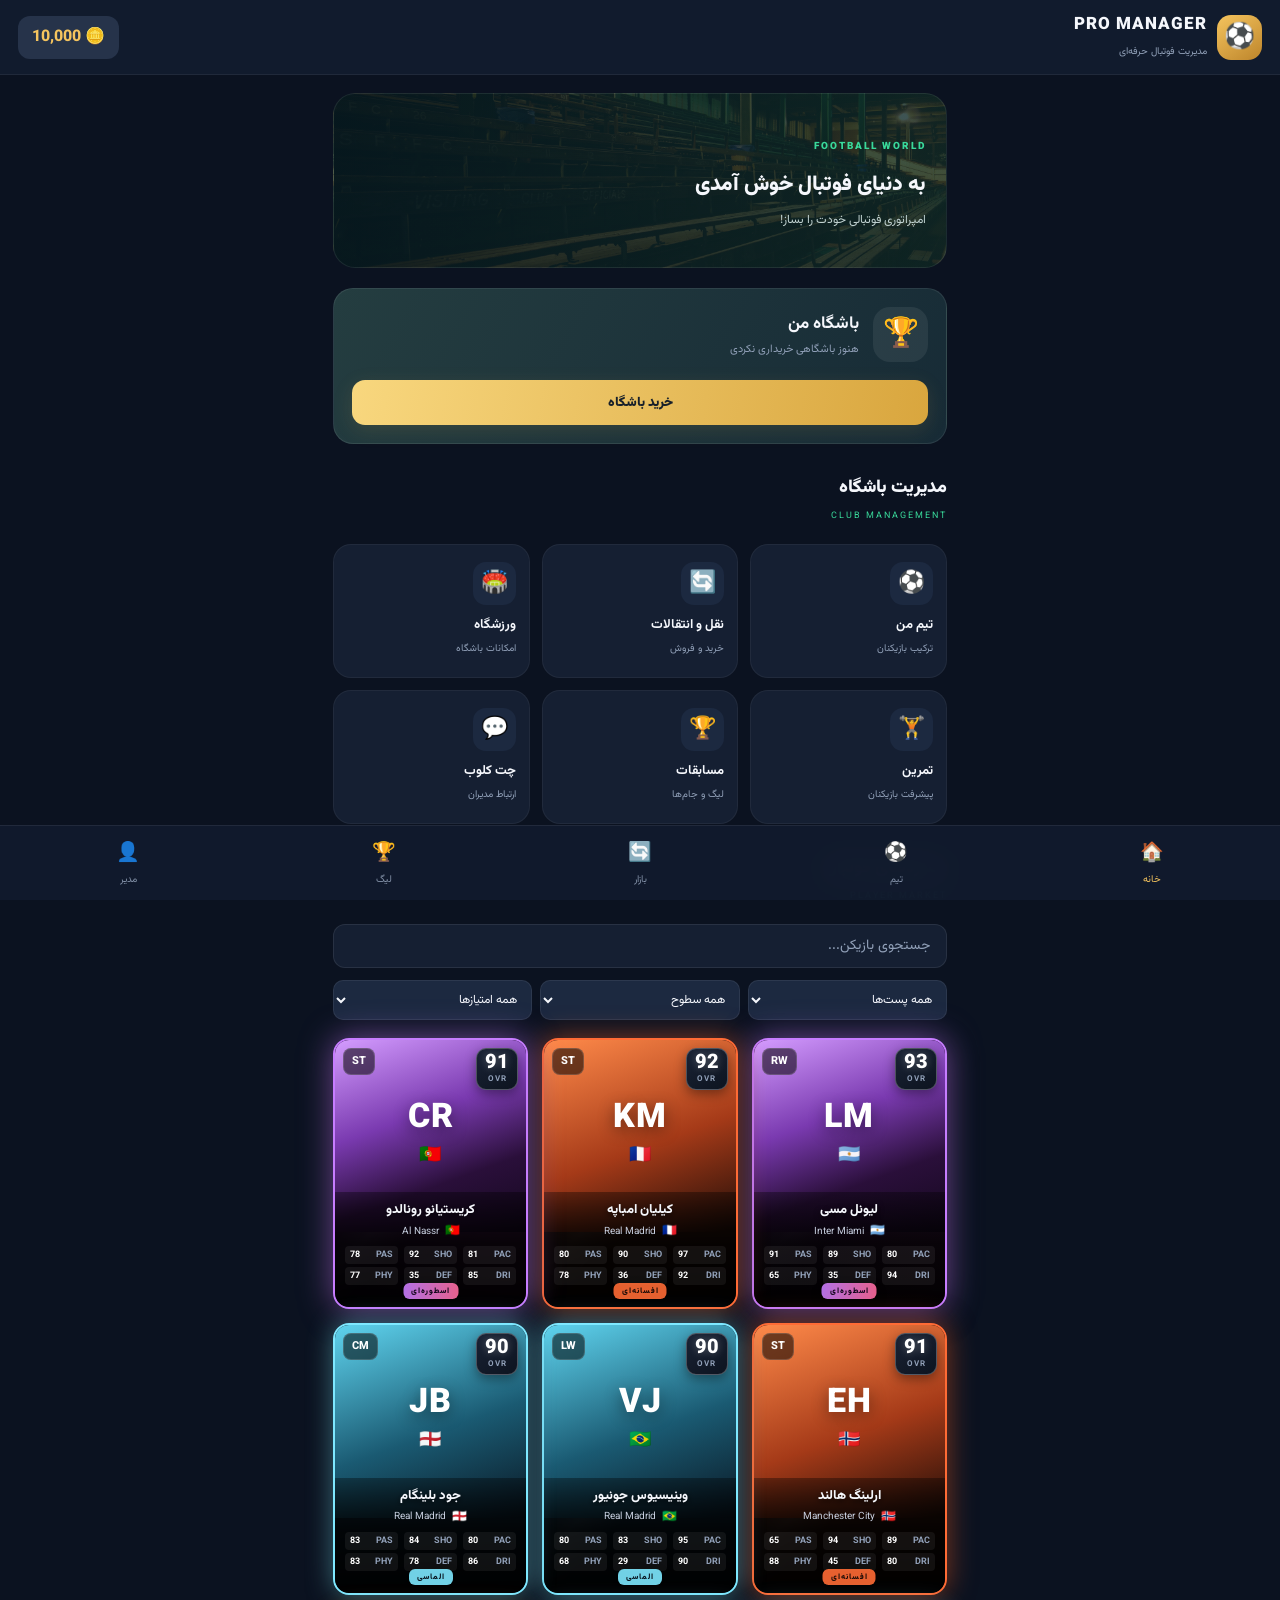
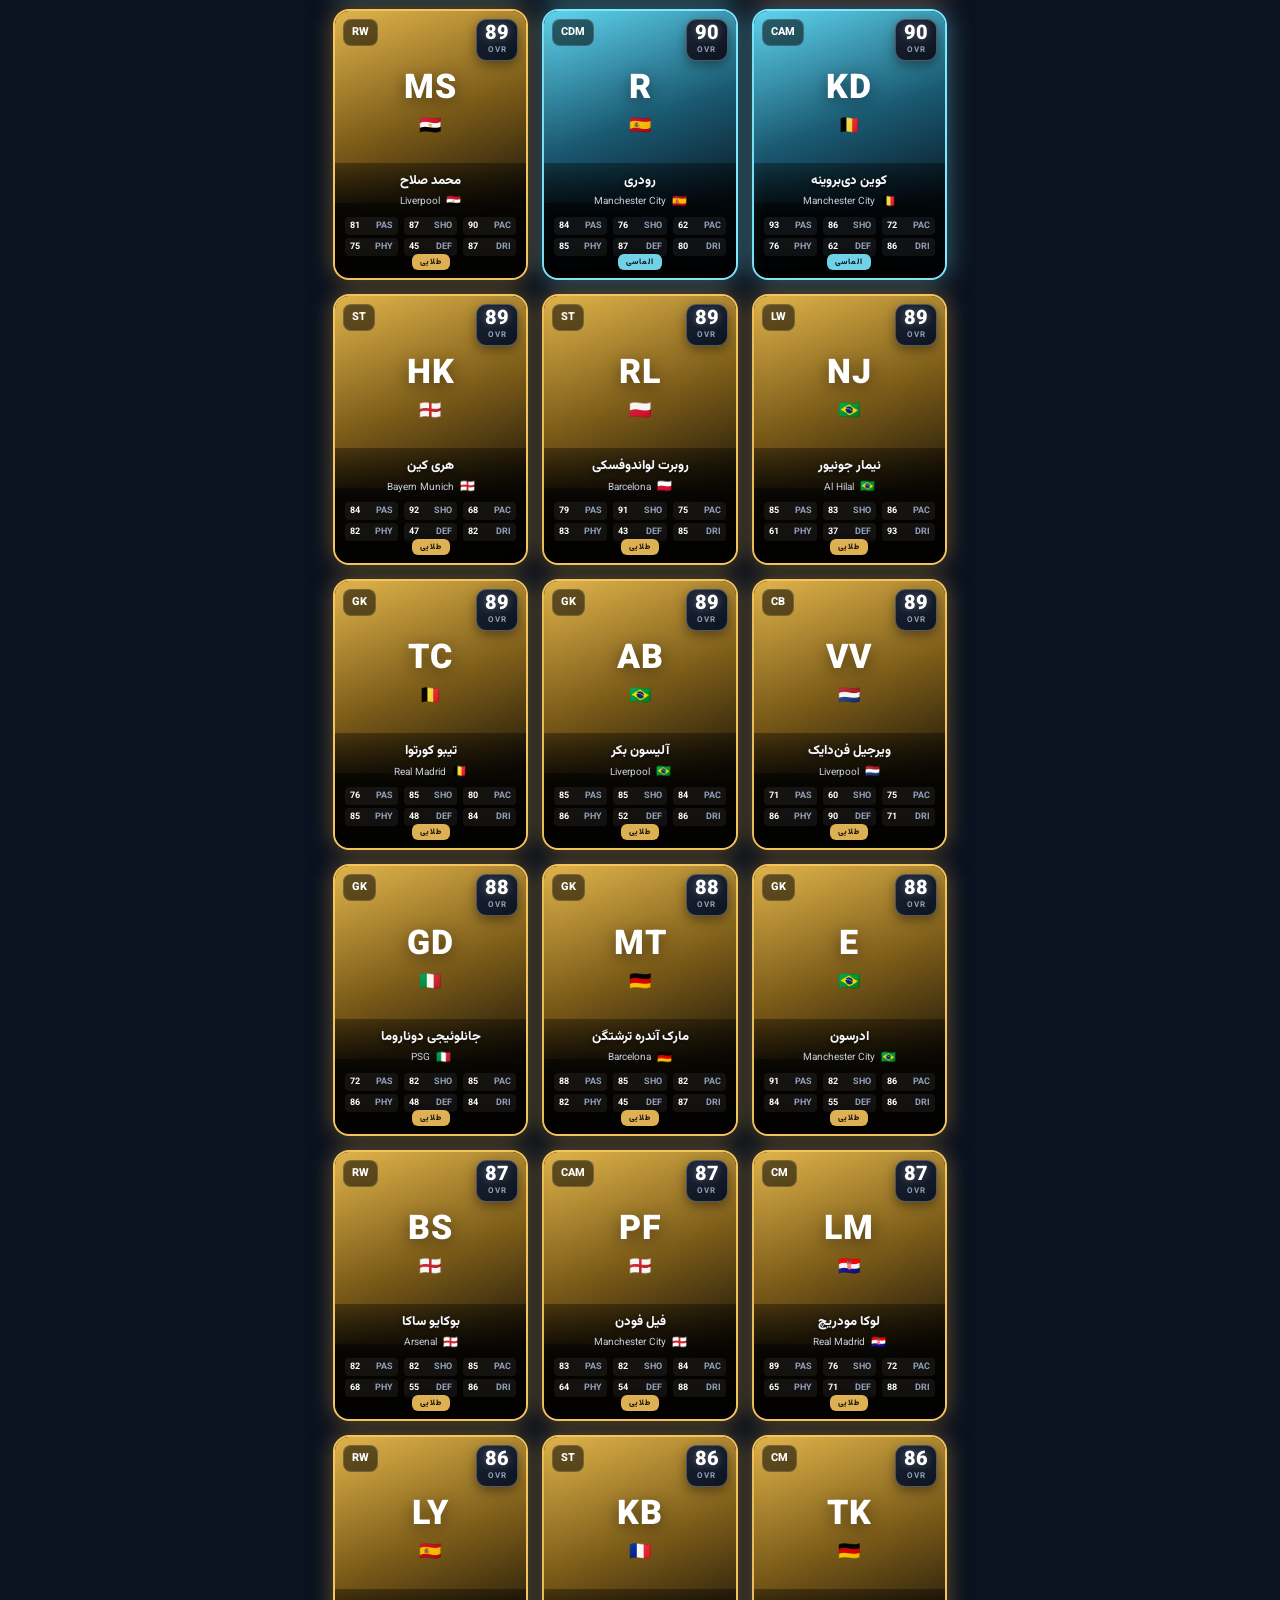
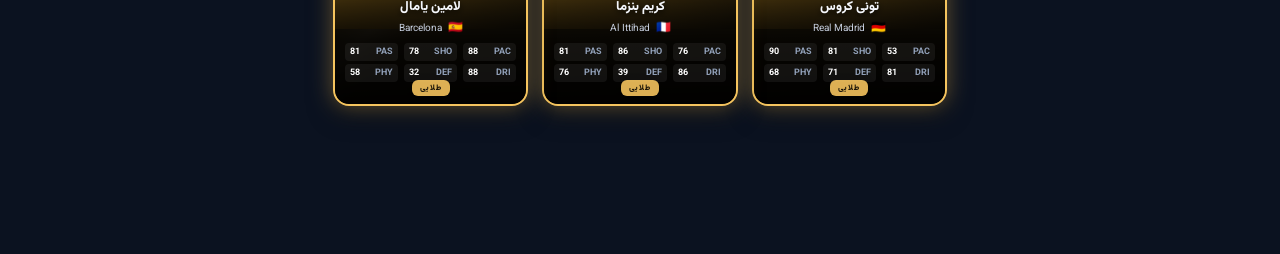
<file: index-136.html>
<!DOCTYPE html>
<html lang="fa" dir="rtl">
<head>
<meta charset="UTF-8">
<meta name="viewport" content="width=device-width, initial-scale=1.0, maximum-scale=1.0, user-scalable=no">
<meta name="theme-color" content="#10182b">
<title>PRO FOOTBALL MANAGER</title>
<link rel="stylesheet" href="style.css?v=3">
</head>
<body>

<header class="topbar">
    <div class="brand">
        <span class="brand-icon">⚽</span>
        <div>
            <h2>PRO MANAGER</h2>
            <small>مدیریت فوتبال حرفه‌ای</small>
        </div>
    </div>
    <div class="wallet">
        🪙 <span>10000</span>
    </div>
</header>

<main id="mainHome">

<section class="welcome">
    <div>
        <span class="tag">FOOTBALL WORLD</span>
        <h1>به دنیای فوتبال خوش آمدی</h1>
        <p>امپراتوری فوتبالی خودت را بساز!</p>
    </div>
</section>

<section class="club-card">
    <div class="club-info">
        <div class="club-logo">🏆</div>
        <div>
            <h2>باشگاه من</h2>
            <p>هنوز باشگاهی خریداری نکردی</p>
        </div>
    </div>
    <button class="primary-btn" onclick="buyClub()">
        خرید باشگاه
    </button>
</section>

<section class="section">
    <div class="section-title">
        <h2>مدیریت باشگاه</h2>
        <span>CLUB MANAGEMENT</span>
    </div>
    <div class="menu-grid">
        <div class="menu-item" onclick="openPage('team')">
            <div class="menu-icon">⚽</div>
            <b>تیم من</b>
            <small>ترکیب بازیکنان</small>
        </div>
        <div class="menu-item" onclick="openPage('market')">
            <div class="menu-icon">🔄</div>
            <b>نقل و انتقالات</b>
            <small>خرید و فروش</small>
        </div>
        <div class="menu-item" onclick="openPage('stadium')">
            <div class="menu-icon">🏟️</div>
            <b>ورزشگاه</b>
            <small>امکانات باشگاه</small>
        </div>
        <div class="menu-item" onclick="openPage('training')">
            <div class="menu-icon">🏋️</div>
            <b>تمرین</b>
            <small>پیشرفت بازیکنان</small>
        </div>
        <div class="menu-item" onclick="openPage('league')">
            <div class="menu-icon">🏆</div>
            <b>مسابقات</b>
            <small>لیگ و جام‌ها</small>
        </div>
        <div class="menu-item" onclick="openPage('clubchat')">
            <div class="menu-icon">💬</div>
            <b>چت کلوب</b>
            <small>ارتباط مدیران</small>
        </div>
    </div>
</section>

<!-- ===== ستاره‌های فوتبال (کارت‌های بازیکن) ===== -->
<section class="section players-section">
    <div class="section-title">
        <h2>ستاره‌های فوتبال</h2>
        <span>PLAYER MARKET</span>
    </div>

    <div class="players-controls">
        <div class="search-box">
            <input type="text" id="playerSearch" placeholder="جستجوی بازیکن..." oninput="filterPlayers()">
        </div>
        <div class="filters-row">
            <select id="filterPos" onchange="filterPlayers()">
                <option value="">همه پست‌ها</option>
                <option value="GK">دروازه‌بان</option>
                <option value="CB">مدافع وسط</option>
                <option value="LB">مدافع چپ</option>
                <option value="RB">مدافع راست</option>
                <option value="CDM">هافبک دفاعی</option>
                <option value="CM">هافبک وسط</option>
                <option value="CAM">هافبک تهاجمی</option>
                <option value="LW">وینگر چپ</option>
                <option value="RW">وینگر راست</option>
                <option value="ST">مهاجم</option>
            </select>
            <select id="filterRarity" onchange="filterPlayers()">
                <option value="">همه سطوح</option>
                <option value="bronze">برنزی</option>
                <option value="silver">نقره‌ای</option>
                <option value="gold">طلایی</option>
                <option value="diamond">الماسی</option>
                <option value="legendary">افسانه‌ای</option>
                <option value="mythic">اسطوره‌ای</option>
            </select>
            <select id="filterOvr" onchange="filterPlayers()">
                <option value="">همه امتیازها</option>
                <option value="90">۹۰+</option>
                <option value="85">۸۵+</option>
                <option value="80">۸۰+</option>
                <option value="75">۷۵+</option>
            </select>
        </div>
    </div>

    <div id="players" class="players-grid">
        <!-- کارت‌ها با JS ساخته می‌شوند -->
    </div>
</section>

</main>

<!-- ========== صفحه ترکیب تیم (زمین فوتبال) ========== -->
<div id="teamPage" class="team-page">
    <div class="team-page-header">
        <button class="team-back-btn" onclick="closeTeamPage()" type="button">بازگشت</button>
        <div class="team-page-title">
            <h2>ترکیب تیم</h2>
            <span>FORMATION</span>
        </div>
        <div class="team-formation-label">۴-۳-۳</div>
    </div>

    <!-- آرایش و تاکتیک -->
    <div class="tactic-panel">
        <div class="tp-row">
            <span class="tp-label">آرایش</span>
            <div class="chip-group" id="formationChips">
                <button type="button" class="chip" data-formation="433" onclick="setFormation('433')"><bdi dir="ltr">4-3-3</bdi></button>
                <button type="button" class="chip" data-formation="442" onclick="setFormation('442')"><bdi dir="ltr">4-4-2</bdi></button>
                <button type="button" class="chip" data-formation="4231" onclick="setFormation('4231')"><bdi dir="ltr">4-2-3-1</bdi></button>
            </div>
        </div>
        <div class="tp-row">
            <span class="tp-label">تاکتیک</span>
            <div class="chip-group" id="tacticChips">
                <button type="button" class="chip" data-tactic="attack" onclick="setTactic('attack')">⚔️ هجومی</button>
                <button type="button" class="chip" data-tactic="balanced" onclick="setTactic('balanced')">⚖️ متعادل</button>
                <button type="button" class="chip" data-tactic="defense" onclick="setTactic('defense')">🛡️ دفاعی</button>
            </div>
        </div>
    </div>

    <div class="pitch-wrapper">
        <div class="pitch-stadium-bg"></div>
        <div class="pitch-container">
            <div class="pitch">
                <!-- خطوط زمین -->
                <div class="pitch-outline"></div>
                <div class="pitch-halfway"></div>
                <div class="pitch-center-circle"></div>
                <div class="pitch-center-spot"></div>

                <!-- محوطه جریمه بالا (دروازه حریف) -->
                <div class="penalty-box top"></div>
                <div class="goal-area top"></div>
                <div class="penalty-spot top"></div>
                <div class="penalty-arc top"></div>
                <div class="goal-frame top"></div>

                <!-- محوطه جریمه پایین (دروازه ما) -->
                <div class="penalty-box bottom"></div>
                <div class="goal-area bottom"></div>
                <div class="penalty-spot bottom"></div>
                <div class="penalty-arc bottom"></div>
                <div class="goal-frame bottom"></div>

                <!-- کرنرها -->
                <div class="corner tl"></div>
                <div class="corner tr"></div>
                <div class="corner bl"></div>
                <div class="corner br"></div>

                <!-- جایگاه‌های بازیکن (۴-۳-۳) -->
                <div class="pos-slot" data-slot="st" data-pos="ST" style="--x:50%; --y:12%;"></div>
                <div class="pos-slot" data-slot="lw" data-pos="LW" style="--x:18%; --y:22%;"></div>
                <div class="pos-slot" data-slot="rw" data-pos="RW" style="--x:82%; --y:22%;"></div>
                <div class="pos-slot" data-slot="cam" data-pos="CAM" style="--x:50%; --y:38%;"></div>
                <div class="pos-slot" data-slot="cm1" data-pos="CM" style="--x:28%; --y:48%;"></div>
                <div class="pos-slot" data-slot="cm2" data-pos="CM" style="--x:72%; --y:48%;"></div>
                <div class="pos-slot" data-slot="lb" data-pos="LB" style="--x:12%; --y:68%;"></div>
                <div class="pos-slot" data-slot="cb1" data-pos="CB" style="--x:35%; --y:72%;"></div>
                <div class="pos-slot" data-slot="cb2" data-pos="CB" style="--x:65%; --y:72%;"></div>
                <div class="pos-slot" data-slot="rb" data-pos="RB" style="--x:88%; --y:68%;"></div>
                <div class="pos-slot" data-slot="gk" data-pos="GK" style="--x:50%; --y:86%;"></div>
            </div>
        </div>
    </div>

    <div class="team-page-hint">
        روی هر جایگاه بزن تا بازیکن انتخاب کنی
    </div>

    <!-- قدرت تیم و کاپیتان -->
    <div id="squadPanel" class="squad-panel"></div>
</div>

<nav class="bottom-nav">
    <button class="active" onclick="closeTeamPage()">🏠<span>خانه</span></button>
    <button onclick="openPage('team')">⚽<span>تیم</span></button>
    <button onclick="openPage('market')">🔄<span>بازار</span></button>
    <button onclick="openPage('league')">🏆<span>لیگ</span></button>
    <button onclick="openPage('profile')">👤<span>مدیر</span></button>
</nav>


<!-- شیت انتخاب بازیکن برای جایگاه -->
<div id="playerPicker" class="player-picker" onclick="closePlayerPicker(event)">
    <div class="picker-sheet" onclick="event.stopPropagation()">
        <div class="picker-handle"></div>
        <div class="picker-header">
            <div>
                <h3 id="pickerTitle">انتخاب بازیکن</h3>
                <span id="pickerSub" class="picker-sub"></span>
            </div>
            <button type="button" class="picker-close" onclick="closePlayerPicker()">&times;</button>
        </div>
        <div id="pickerActions" class="picker-actions" hidden>
            <button type="button" class="picker-remove-btn" onclick="removePlayerFromSlot()">حذف از ترکیب</button>
        </div>
        <div id="pickerList" class="picker-list"></div>
    </div>
</div>

<!-- مودال جزئیات بازیکن -->
<div id="playerModal" class="player-modal" onclick="closePlayerModal(event)">
    <div class="modal-content" onclick="event.stopPropagation()">
        <button class="modal-close" onclick="closePlayerModal()">&times;</button>
        <div id="modalBody"></div>
    </div>
</div>

<script src="app.js?v=3"></script>
</body>
</html>
</file>
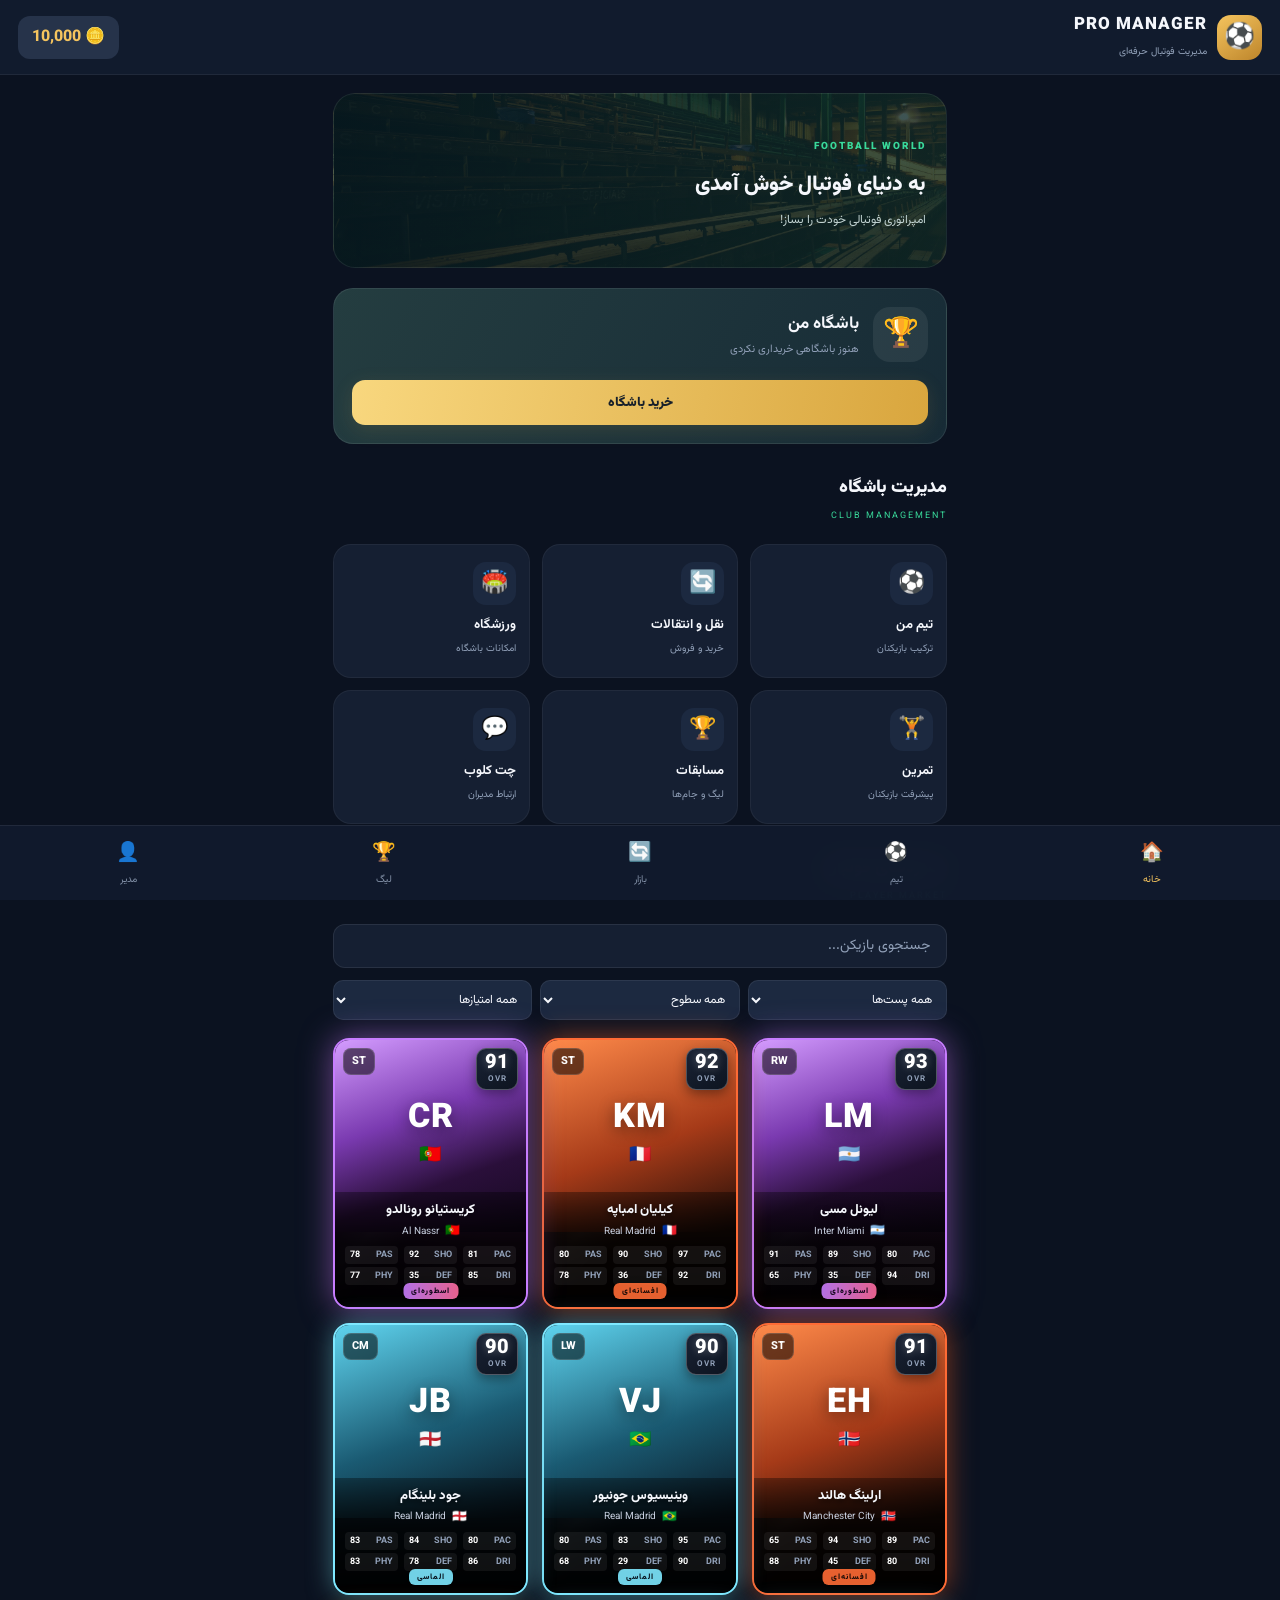
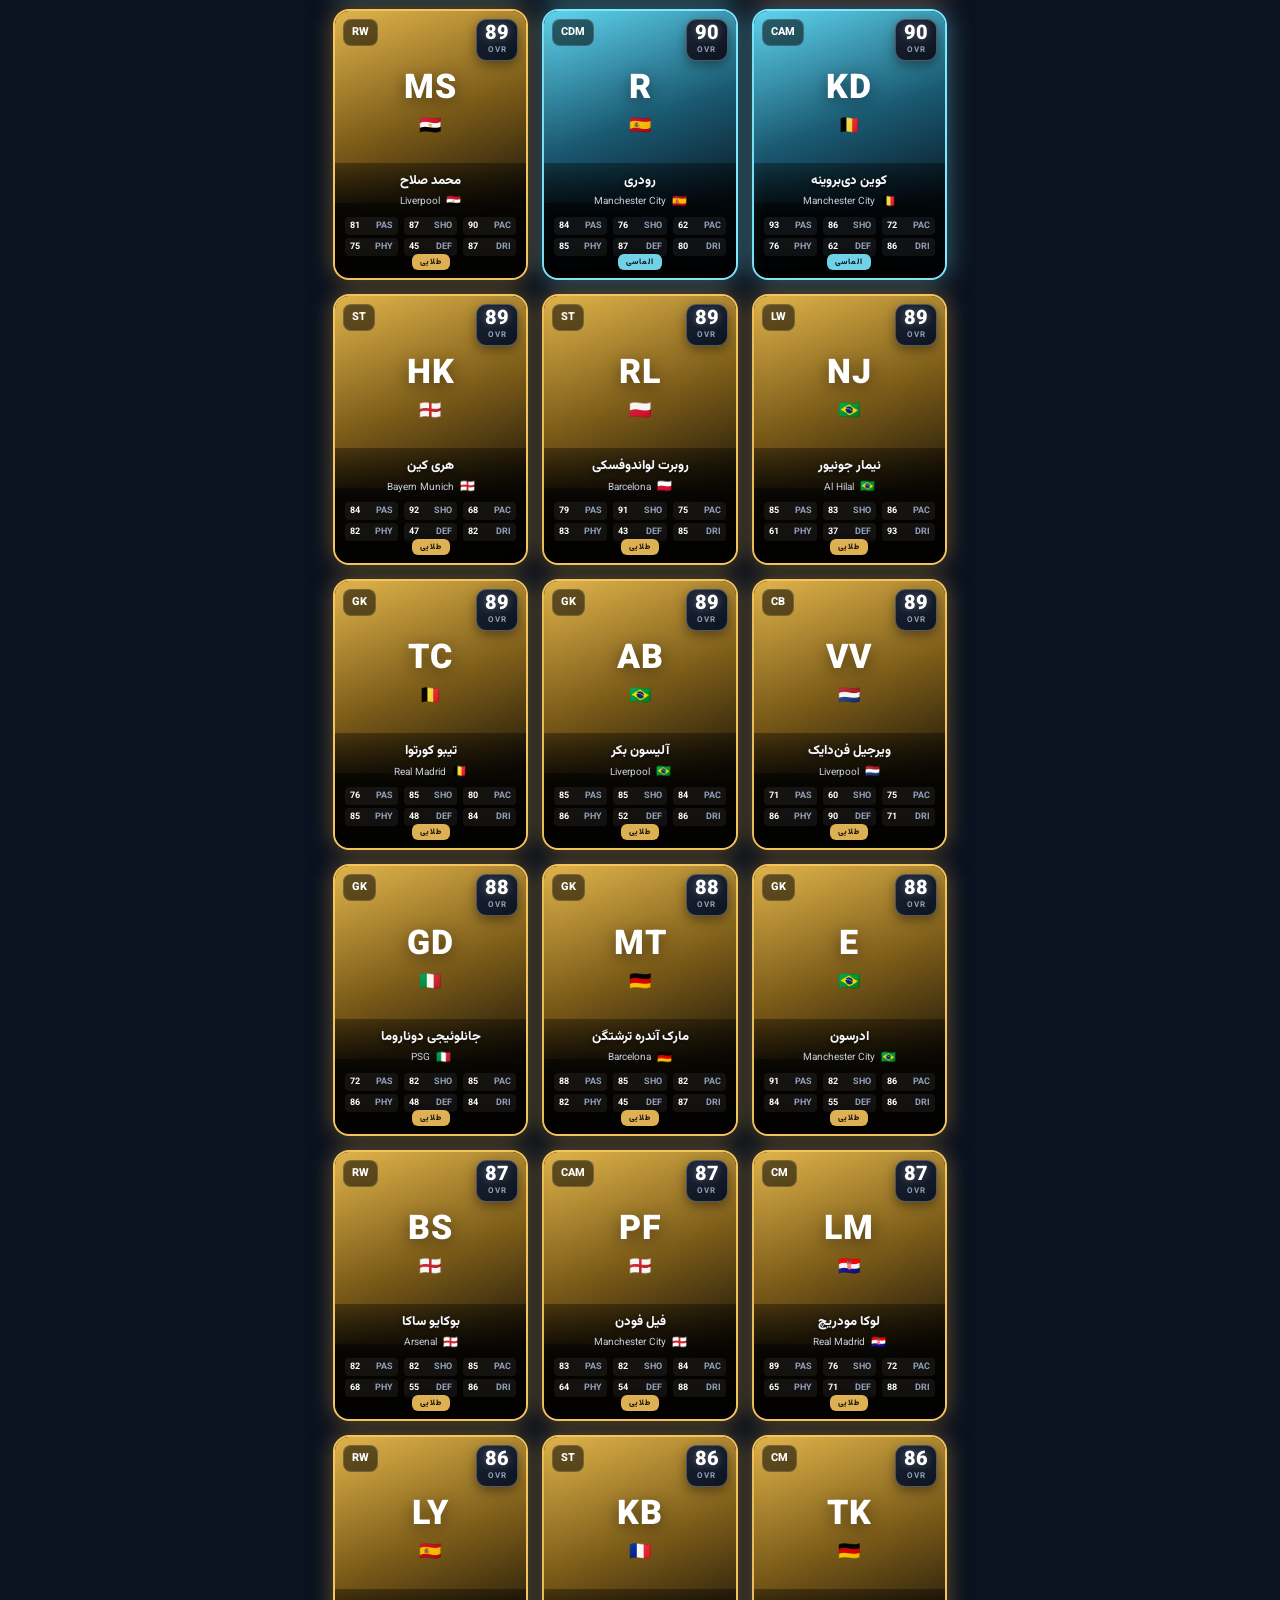
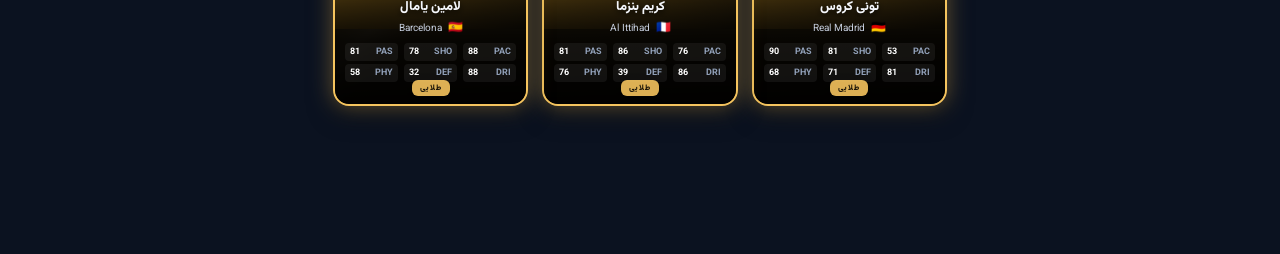
<file: index-209.html>
<!DOCTYPE html>
<html lang="fa" dir="rtl">
<head>
<meta charset="UTF-8">
<meta name="viewport" content="width=device-width, initial-scale=1.0, maximum-scale=1.0, user-scalable=no">
<meta name="theme-color" content="#10182b">
<title>PRO FOOTBALL MANAGER</title>
<link rel="stylesheet" href="style.css">
</head>
<body>

<header class="topbar">
    <div class="brand">
        <span class="brand-icon">⚽</span>
        <div>
            <h2>PRO MANAGER</h2>
            <small>مدیریت فوتبال حرفه‌ای</small>
        </div>
    </div>
    <div class="wallet">
        🪙 <span>10000</span>
    </div>
</header>

<main id="mainHome">

<section class="welcome">
    <div>
        <span class="tag">FOOTBALL WORLD</span>
        <h1>به دنیای فوتبال خوش آمدی</h1>
        <p>امپراتوری فوتبالی خودت را بساز!</p>
    </div>
</section>

<section class="club-card">
    <div class="club-info">
        <div class="club-logo">🏆</div>
        <div>
            <h2>باشگاه من</h2>
            <p>هنوز باشگاهی خریداری نکردی</p>
        </div>
    </div>
    <button class="primary-btn" onclick="buyClub()">
        خرید باشگاه
    </button>
</section>

<section class="section">
    <div class="section-title">
        <h2>مدیریت باشگاه</h2>
        <span>CLUB MANAGEMENT</span>
    </div>
    <div class="menu-grid">
        <div class="menu-item" onclick="openPage('team')">
            <div class="menu-icon">⚽</div>
            <b>تیم من</b>
            <small>ترکیب بازیکنان</small>
        </div>
        <div class="menu-item" onclick="openPage('market')">
            <div class="menu-icon">🔄</div>
            <b>نقل و انتقالات</b>
            <small>خرید و فروش</small>
        </div>
        <div class="menu-item" onclick="openPage('stadium')">
            <div class="menu-icon">🏟️</div>
            <b>ورزشگاه</b>
            <small>امکانات باشگاه</small>
        </div>
        <div class="menu-item" onclick="openPage('training')">
            <div class="menu-icon">🏋️</div>
            <b>تمرین</b>
            <small>پیشرفت بازیکنان</small>
        </div>
        <div class="menu-item" onclick="openPage('league')">
            <div class="menu-icon">🏆</div>
            <b>مسابقات</b>
            <small>لیگ و جام‌ها</small>
        </div>
        <div class="menu-item" onclick="openPage('clubchat')">
            <div class="menu-icon">💬</div>
            <b>چت کلوب</b>
            <small>ارتباط مدیران</small>
        </div>
    </div>
</section>

<!-- ===== ستاره‌های فوتبال (کارت‌های بازیکن) ===== -->
<section class="section players-section">
    <div class="section-title">
        <h2>ستاره‌های فوتبال</h2>
        <span>PLAYER MARKET</span>
    </div>

    <div class="players-controls">
        <div class="search-box">
            <input type="text" id="playerSearch" placeholder="جستجوی بازیکن..." oninput="filterPlayers()">
        </div>
        <div class="filters-row">
            <select id="filterPos" onchange="filterPlayers()">
                <option value="">همه پست‌ها</option>
                <option value="GK">دروازه‌بان</option>
                <option value="CB">مدافع وسط</option>
                <option value="LB">مدافع چپ</option>
                <option value="RB">مدافع راست</option>
                <option value="CDM">هافبک دفاعی</option>
                <option value="CM">هافبک وسط</option>
                <option value="CAM">هافبک تهاجمی</option>
                <option value="LW">وینگر چپ</option>
                <option value="RW">وینگر راست</option>
                <option value="ST">مهاجم</option>
            </select>
            <select id="filterRarity" onchange="filterPlayers()">
                <option value="">همه سطوح</option>
                <option value="bronze">برنزی</option>
                <option value="silver">نقره‌ای</option>
                <option value="gold">طلایی</option>
                <option value="diamond">الماسی</option>
                <option value="legendary">افسانه‌ای</option>
                <option value="mythic">اسطوره‌ای</option>
            </select>
            <select id="filterOvr" onchange="filterPlayers()">
                <option value="">همه امتیازها</option>
                <option value="90">۹۰+</option>
                <option value="85">۸۵+</option>
                <option value="80">۸۰+</option>
                <option value="75">۷۵+</option>
            </select>
        </div>
    </div>

    <div id="players" class="players-grid">
        <!-- کارت‌ها با JS ساخته می‌شوند -->
    </div>
</section>

</main>

<!-- ========== صفحه ترکیب تیم (زمین فوتبال) ========== -->
<div id="teamPage" class="team-page">
    <div class="team-page-header">
        <button class="team-back-btn" onclick="closeTeamPage()">← بازگشت</button>
        <div class="team-page-title">
            <h2>ترکیب تیم</h2>
            <span>FORMATION</span>
        </div>
        <div class="team-formation-label">۴-۳-۳</div>
    </div>

    <div class="pitch-wrapper">
        <div class="pitch-stadium-bg"></div>
        <div class="pitch-container">
            <div class="pitch">
                <!-- خطوط زمین -->
                <div class="pitch-outline"></div>
                <div class="pitch-halfway"></div>
                <div class="pitch-center-circle"></div>
                <div class="pitch-center-spot"></div>

                <!-- محوطه جریمه بالا (دروازه حریف) -->
                <div class="penalty-box top"></div>
                <div class="goal-area top"></div>
                <div class="penalty-spot top"></div>
                <div class="penalty-arc top"></div>
                <div class="goal-frame top"></div>

                <!-- محوطه جریمه پایین (دروازه ما) -->
                <div class="penalty-box bottom"></div>
                <div class="goal-area bottom"></div>
                <div class="penalty-spot bottom"></div>
                <div class="penalty-arc bottom"></div>
                <div class="goal-frame bottom"></div>

                <!-- کرنرها -->
                <div class="corner tl"></div>
                <div class="corner tr"></div>
                <div class="corner bl"></div>
                <div class="corner br"></div>

                <!-- جایگاه‌های بازیکن (۴-۳-۳) -->
                <div class="pos-slot" data-pos="ST" style="--x:50%; --y:12%;">
                    <div class="slot-inner">
                        <span class="slot-pos">ST</span>
                        <span class="slot-label">مهاجم</span>
                    </div>
                </div>
                <div class="pos-slot" data-pos="LW" style="--x:18%; --y:22%;">
                    <div class="slot-inner">
                        <span class="slot-pos">LW</span>
                        <span class="slot-label">وینگر چپ</span>
                    </div>
                </div>
                <div class="pos-slot" data-pos="RW" style="--x:82%; --y:22%;">
                    <div class="slot-inner">
                        <span class="slot-pos">RW</span>
                        <span class="slot-label">وینگر راست</span>
                    </div>
                </div>
                <div class="pos-slot" data-pos="CAM" style="--x:50%; --y:38%;">
                    <div class="slot-inner">
                        <span class="slot-pos">CAM</span>
                        <span class="slot-label">هافبک تهاجمی</span>
                    </div>
                </div>
                <div class="pos-slot" data-pos="CM" style="--x:28%; --y:48%;">
                    <div class="slot-inner">
                        <span class="slot-pos">CM</span>
                        <span class="slot-label">هافبک</span>
                    </div>
                </div>
                <div class="pos-slot" data-pos="CM" style="--x:72%; --y:48%;">
                    <div class="slot-inner">
                        <span class="slot-pos">CM</span>
                        <span class="slot-label">هافبک</span>
                    </div>
                </div>
                <div class="pos-slot" data-pos="LB" style="--x:12%; --y:68%;">
                    <div class="slot-inner">
                        <span class="slot-pos">LB</span>
                        <span class="slot-label">مدافع چپ</span>
                    </div>
                </div>
                <div class="pos-slot" data-pos="CB" style="--x:35%; --y:72%;">
                    <div class="slot-inner">
                        <span class="slot-pos">CB</span>
                        <span class="slot-label">مدافع</span>
                    </div>
                </div>
                <div class="pos-slot" data-pos="CB" style="--x:65%; --y:72%;">
                    <div class="slot-inner">
                        <span class="slot-pos">CB</span>
                        <span class="slot-label">مدافع</span>
                    </div>
                </div>
                <div class="pos-slot" data-pos="RB" style="--x:88%; --y:68%;">
                    <div class="slot-inner">
                        <span class="slot-pos">RB</span>
                        <span class="slot-label">مدافع راست</span>
                    </div>
                </div>
                <div class="pos-slot" data-pos="GK" style="--x:50%; --y:90%;">
                    <div class="slot-inner">
                        <span class="slot-pos">GK</span>
                        <span class="slot-label">دروازه‌بان</span>
                    </div>
                </div>
            </div>
        </div>
    </div>

    <div class="team-page-hint">
        جایگاه‌های ترکیب تیم — سیستم جابه‌جایی بازیکنان در مرحله بعد فعال می‌شود
    </div>
</div>

<nav class="bottom-nav">
    <button class="active" onclick="closeTeamPage()">🏠<span>خانه</span></button>
    <button onclick="openPage('team')">⚽<span>تیم</span></button>
    <button onclick="openPage('market')">🔄<span>بازار</span></button>
    <button onclick="openPage('league')">🏆<span>لیگ</span></button>
    <button onclick="openPage('profile')">👤<span>مدیر</span></button>
</nav>

<!-- مودال جزئیات بازیکن -->
<div id="playerModal" class="player-modal" onclick="closePlayerModal(event)">
    <div class="modal-content" onclick="event.stopPropagation()">
        <button class="modal-close" onclick="closePlayerModal()">&times;</button>
        <div id="modalBody"></div>
    </div>
</div>

<script src="app.js"></script>
</body>
</html>
</file>
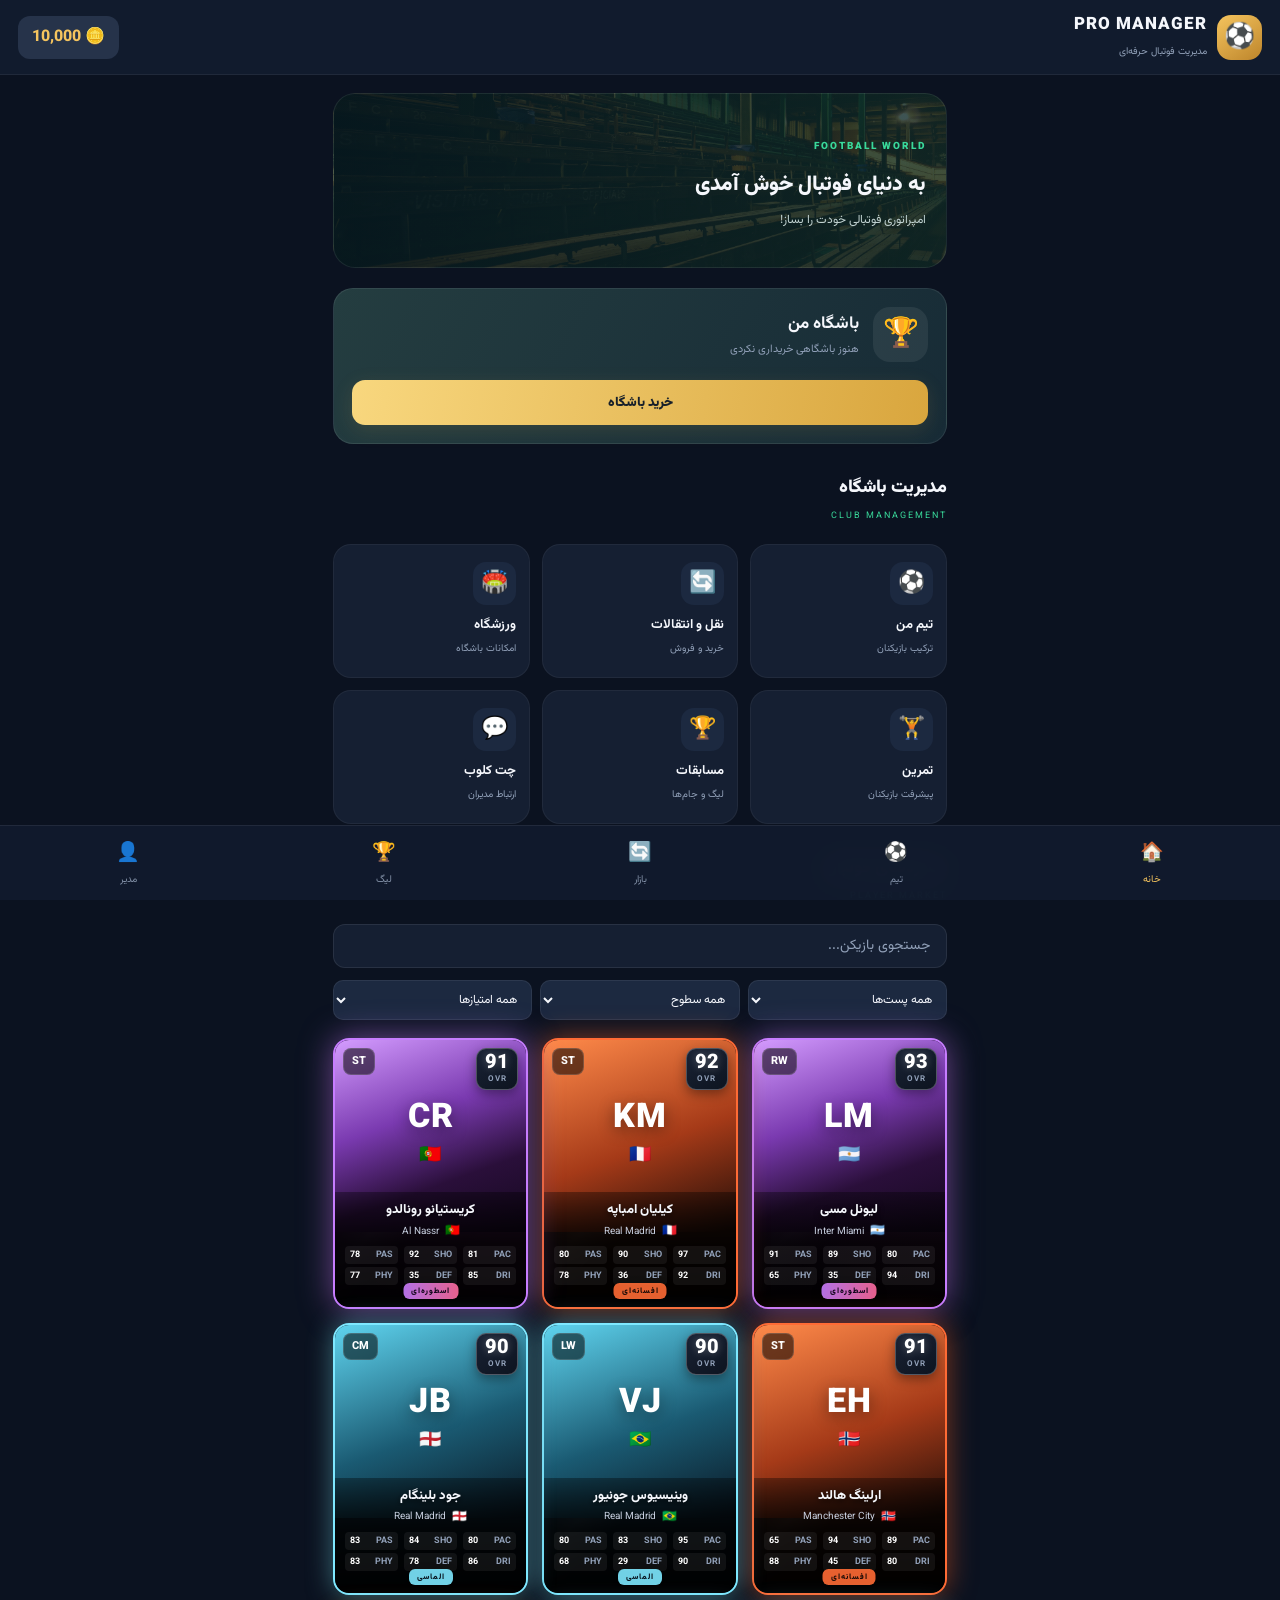
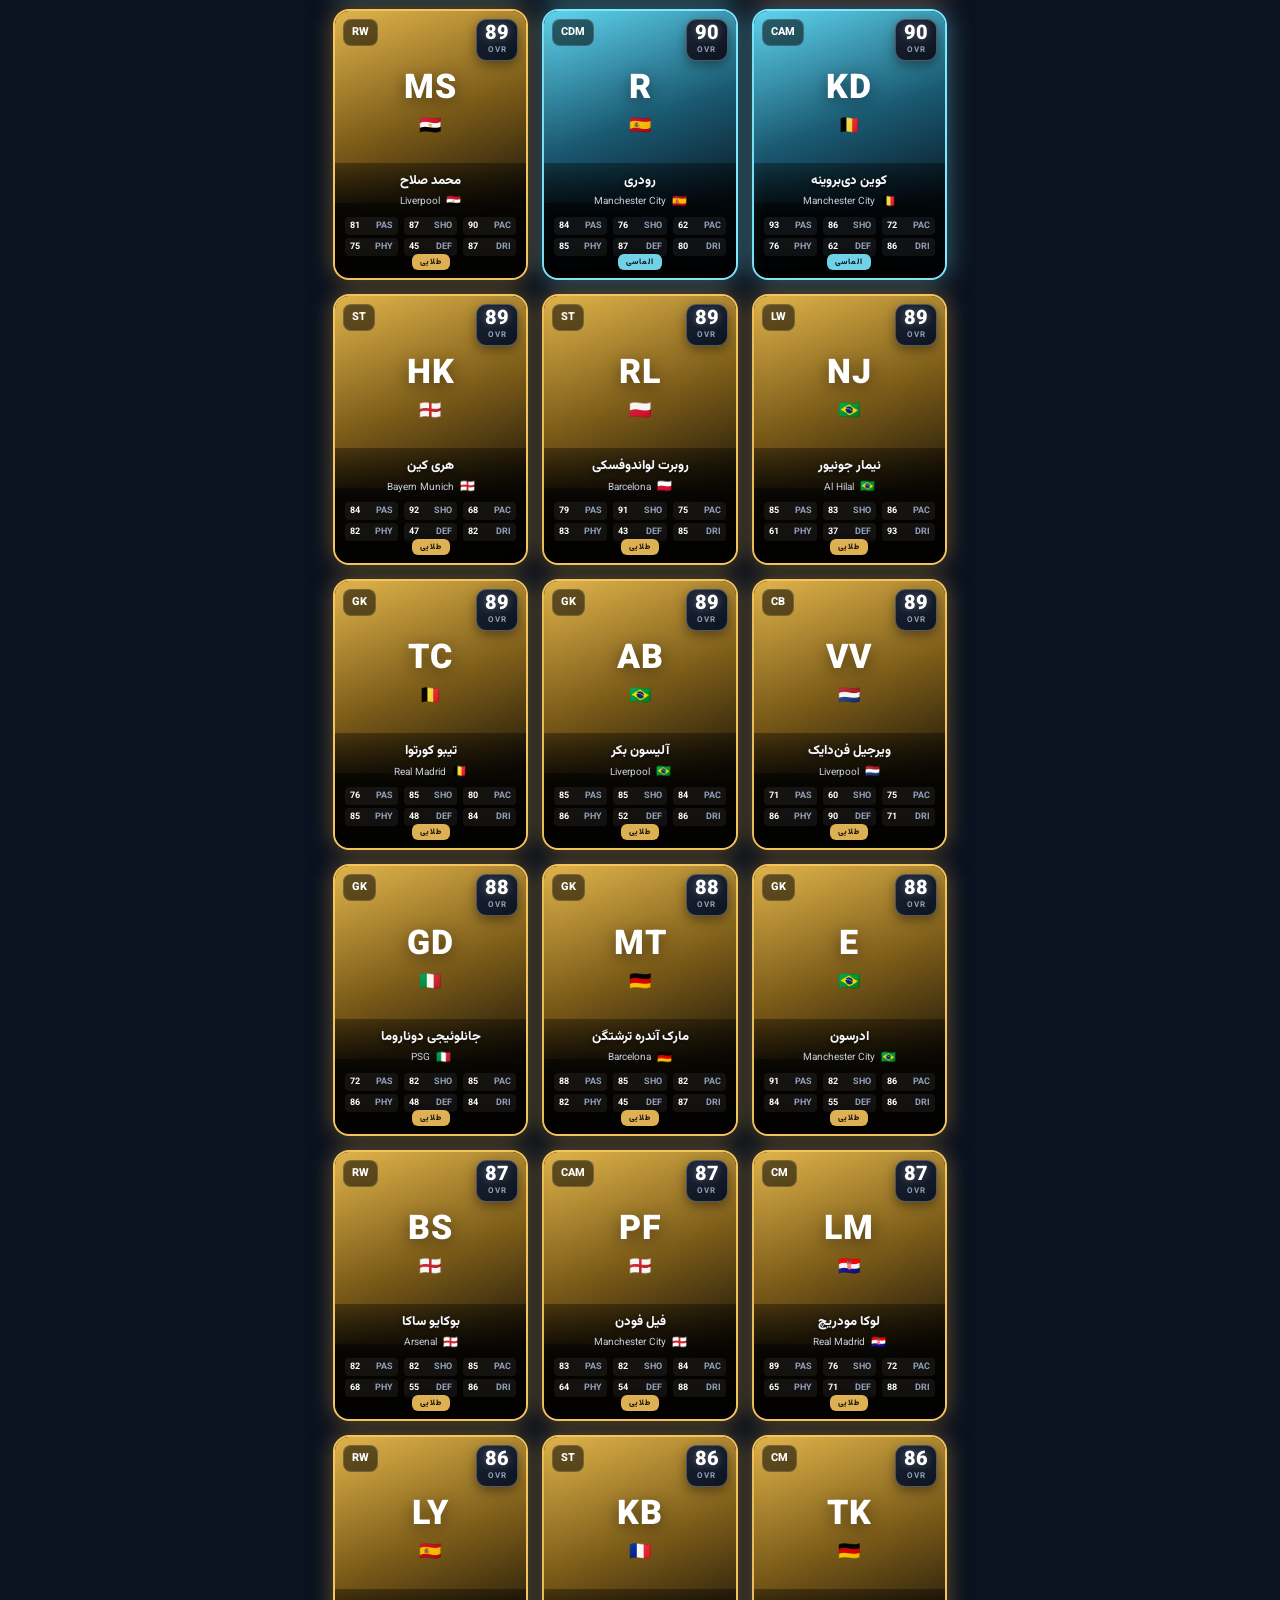
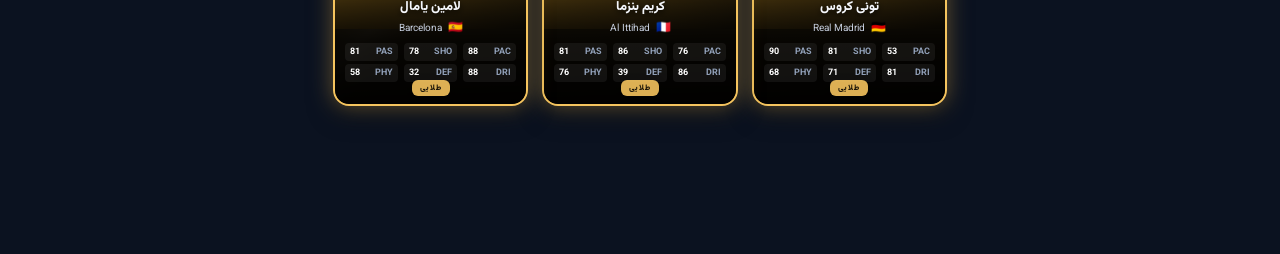
<file: index-223.html>
<!DOCTYPE html>
<html lang="fa" dir="rtl">
<head>
<meta charset="UTF-8">
<meta name="viewport" content="width=device-width, initial-scale=1.0, maximum-scale=1.0, user-scalable=no">
<meta name="theme-color" content="#10182b">
<title>PRO FOOTBALL MANAGER</title>
<link rel="stylesheet" href="style.css">
</head>
<body>

<header class="topbar">
    <div class="brand">
        <span class="brand-icon">⚽</span>
        <div>
            <h2>PRO MANAGER</h2>
            <small>مدیریت فوتبال حرفه‌ای</small>
        </div>
    </div>
    <div class="wallet">
        🪙 <span>10000</span>
    </div>
</header>

<main>

<section class="welcome">
    <div>
        <span class="tag">FOOTBALL WORLD</span>
        <h1>به دنیای فوتبال خوش آمدی</h1>
        <p>امپراتوری فوتبالی خودت را بساز!</p>
    </div>
</section>

<section class="club-card">
    <div class="club-info">
        <div class="club-logo">🏆</div>
        <div>
            <h2>باشگاه من</h2>
            <p>هنوز باشگاهی خریداری نکردی</p>
        </div>
    </div>
    <button class="primary-btn" onclick="buyClub()">
        خرید باشگاه
    </button>
</section>

<section class="section">
    <div class="section-title">
        <h2>مدیریت باشگاه</h2>
        <span>CLUB MANAGEMENT</span>
    </div>
    <div class="menu-grid">
        <div class="menu-item" onclick="openPage('team')">
            <div class="menu-icon">⚽</div>
            <b>تیم من</b>
            <small>ترکیب بازیکنان</small>
        </div>
        <div class="menu-item" onclick="openPage('market')">
            <div class="menu-icon">🔄</div>
            <b>نقل و انتقالات</b>
            <small>خرید و فروش</small>
        </div>
        <div class="menu-item" onclick="openPage('stadium')">
            <div class="menu-icon">🏟️</div>
            <b>ورزشگاه</b>
            <small>امکانات باشگاه</small>
        </div>
        <div class="menu-item" onclick="openPage('training')">
            <div class="menu-icon">🏋️</div>
            <b>تمرین</b>
            <small>پیشرفت بازیکنان</small>
        </div>
        <div class="menu-item" onclick="openPage('league')">
            <div class="menu-icon">🏆</div>
            <b>مسابقات</b>
            <small>لیگ و جام‌ها</small>
        </div>
        <div class="menu-item" onclick="openPage('clubchat')">
            <div class="menu-icon">💬</div>
            <b>چت کلوب</b>
            <small>ارتباط مدیران</small>
        </div>
    </div>
</section>

<!-- ===== ستاره‌های فوتبال (کارت‌های بازیکن) ===== -->
<section class="section players-section">
    <div class="section-title">
        <h2>ستاره‌های فوتبال</h2>
        <span>PLAYER MARKET</span>
    </div>

    <div class="players-controls">
        <div class="search-box">
            <input type="text" id="playerSearch" placeholder="جستجوی بازیکن..." oninput="filterPlayers()">
        </div>
        <div class="filters-row">
            <select id="filterPos" onchange="filterPlayers()">
                <option value="">همه پست‌ها</option>
                <option value="GK">دروازه‌بان</option>
                <option value="CB">مدافع وسط</option>
                <option value="LB">مدافع چپ</option>
                <option value="RB">مدافع راست</option>
                <option value="CDM">هافبک دفاعی</option>
                <option value="CM">هافبک وسط</option>
                <option value="CAM">هافبک تهاجمی</option>
                <option value="LW">وینگر چپ</option>
                <option value="RW">وینگر راست</option>
                <option value="ST">مهاجم</option>
            </select>
            <select id="filterRarity" onchange="filterPlayers()">
                <option value="">همه سطوح</option>
                <option value="bronze">برنزی</option>
                <option value="silver">نقره‌ای</option>
                <option value="gold">طلایی</option>
                <option value="diamond">الماسی</option>
                <option value="legendary">افسانه‌ای</option>
                <option value="mythic">اسطوره‌ای</option>
            </select>
            <select id="filterOvr" onchange="filterPlayers()">
                <option value="">همه امتیازها</option>
                <option value="90">۹۰+</option>
                <option value="85">۸۵+</option>
                <option value="80">۸۰+</option>
                <option value="75">۷۵+</option>
            </select>
        </div>
    </div>

    <div id="players" class="players-grid">
        <!-- کارت‌ها با JS ساخته می‌شوند -->
    </div>
</section>

</main>

<nav class="bottom-nav">
    <button class="active">🏠<span>خانه</span></button>
    <button onclick="openPage('team')">⚽<span>تیم</span></button>
    <button onclick="openPage('market')">🔄<span>بازار</span></button>
    <button onclick="openPage('league')">🏆<span>لیگ</span></button>
    <button onclick="openPage('profile')">👤<span>مدیر</span></button>
</nav>

<!-- مودال جزئیات بازیکن -->
<div id="playerModal" class="player-modal" onclick="closePlayerModal(event)">
    <div class="modal-content" onclick="event.stopPropagation()">
        <button class="modal-close" onclick="closePlayerModal()">&times;</button>
        <div id="modalBody"></div>
    </div>
</div>

<script src="app.js"></script>
</body>
</html>
</file>
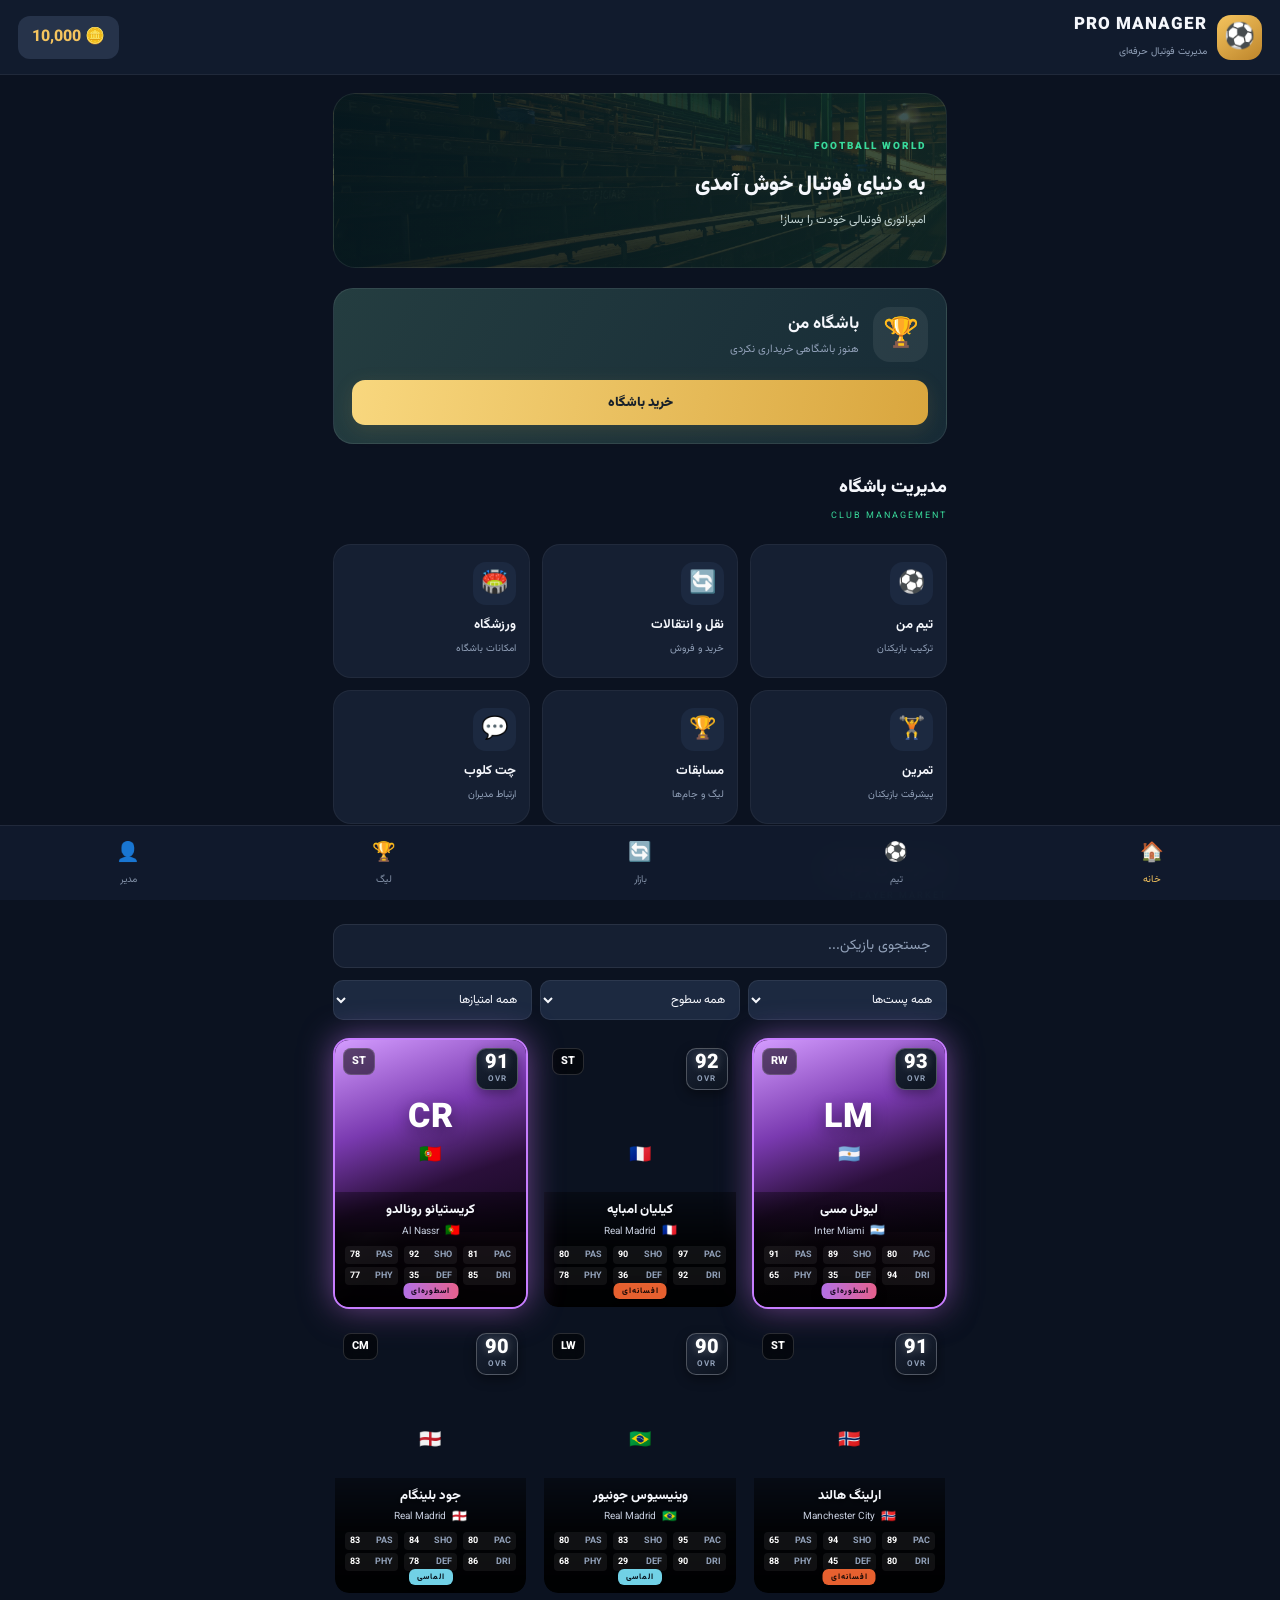
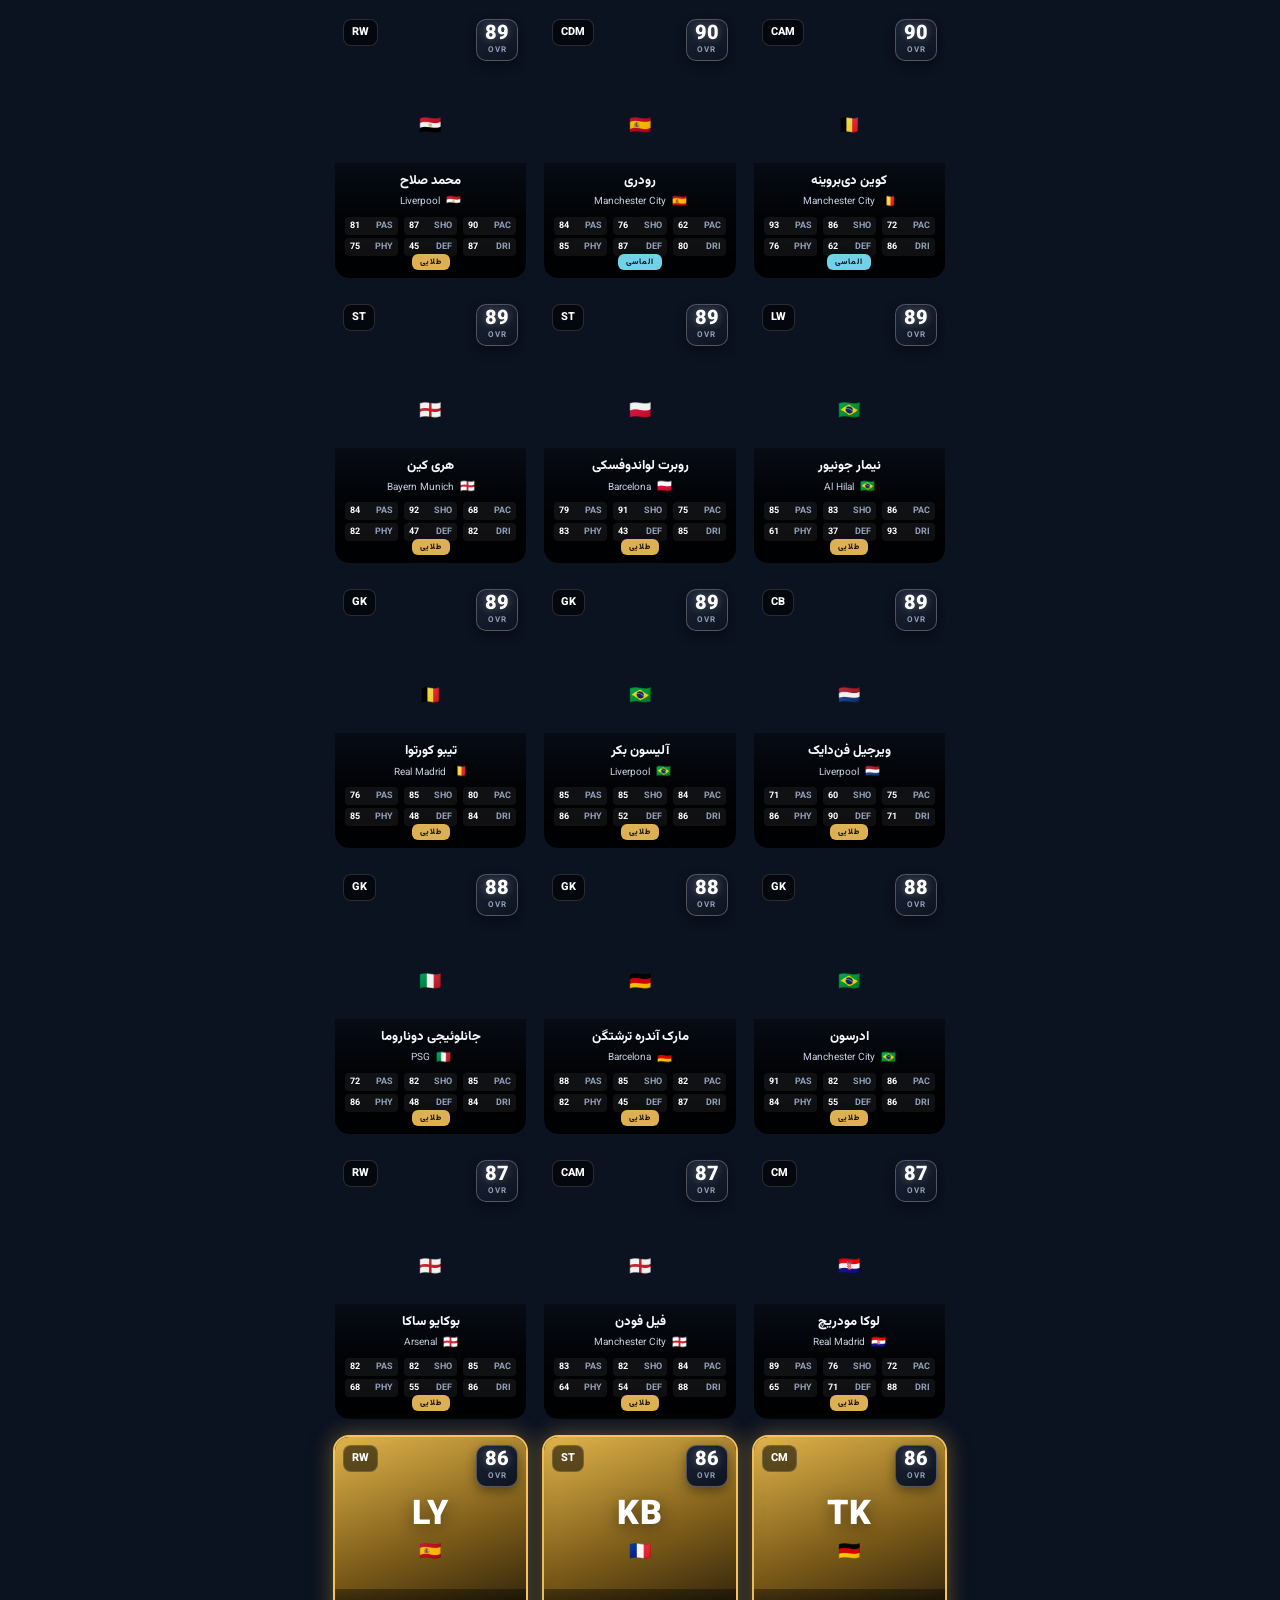
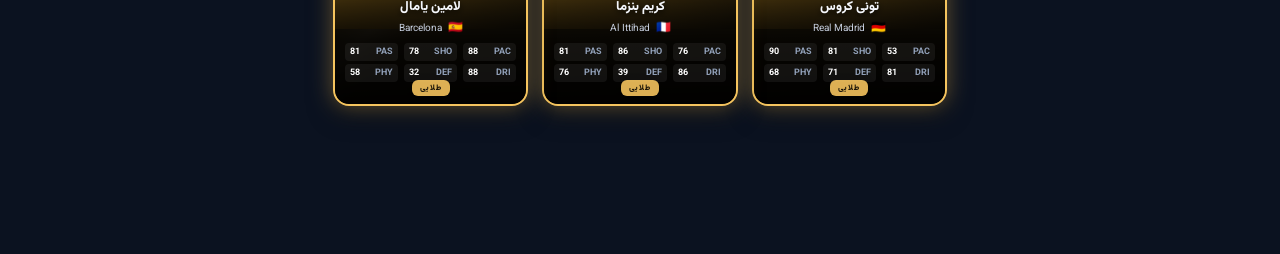
<file: index-248.html>
<!DOCTYPE html>
<html lang="fa" dir="rtl">
<head>
<meta charset="UTF-8">
<meta name="viewport" content="width=device-width, initial-scale=1.0, maximum-scale=1.0, user-scalable=no">
<meta name="theme-color" content="#10182b">
<title>PRO FOOTBALL MANAGER</title>
<link rel="stylesheet" href="style.css">
</head>
<body>

<header class="topbar">
    <div class="brand">
        <span class="brand-icon">⚽</span>
        <div>
            <h2>PRO MANAGER</h2>
            <small>مدیریت فوتبال حرفه‌ای</small>
        </div>
    </div>
    <div class="wallet">
        🪙 <span>10000</span>
    </div>
</header>

<main id="mainHome">

<section class="welcome">
    <div>
        <span class="tag">FOOTBALL WORLD</span>
        <h1>به دنیای فوتبال خوش آمدی</h1>
        <p>امپراتوری فوتبالی خودت را بساز!</p>
    </div>
</section>

<section class="club-card">
    <div class="club-info">
        <div class="club-logo">🏆</div>
        <div>
            <h2>باشگاه من</h2>
            <p>هنوز باشگاهی خریداری نکردی</p>
        </div>
    </div>
    <button class="primary-btn" onclick="buyClub()">
        خرید باشگاه
    </button>
</section>

<section class="section">
    <div class="section-title">
        <h2>مدیریت باشگاه</h2>
        <span>CLUB MANAGEMENT</span>
    </div>
    <div class="menu-grid">
        <div class="menu-item" onclick="openPage('team')">
            <div class="menu-icon">⚽</div>
            <b>تیم من</b>
            <small>ترکیب بازیکنان</small>
        </div>
        <div class="menu-item" onclick="openPage('market')">
            <div class="menu-icon">🔄</div>
            <b>نقل و انتقالات</b>
            <small>خرید و فروش</small>
        </div>
        <div class="menu-item" onclick="openPage('stadium')">
            <div class="menu-icon">🏟️</div>
            <b>ورزشگاه</b>
            <small>امکانات باشگاه</small>
        </div>
        <div class="menu-item" onclick="openPage('training')">
            <div class="menu-icon">🏋️</div>
            <b>تمرین</b>
            <small>پیشرفت بازیکنان</small>
        </div>
        <div class="menu-item" onclick="openPage('league')">
            <div class="menu-icon">🏆</div>
            <b>مسابقات</b>
            <small>لیگ و جام‌ها</small>
        </div>
        <div class="menu-item" onclick="openPage('clubchat')">
            <div class="menu-icon">💬</div>
            <b>چت کلوب</b>
            <small>ارتباط مدیران</small>
        </div>
    </div>
</section>

<!-- ===== ستاره‌های فوتبال (کارت‌های بازیکن) ===== -->
<section class="section players-section">
    <div class="section-title">
        <h2>ستاره‌های فوتبال</h2>
        <span>PLAYER MARKET</span>
    </div>

    <div class="players-controls">
        <div class="search-box">
            <input type="text" id="playerSearch" placeholder="جستجوی بازیکن..." oninput="filterPlayers()">
        </div>
        <div class="filters-row">
            <select id="filterPos" onchange="filterPlayers()">
                <option value="">همه پست‌ها</option>
                <option value="GK">دروازه‌بان</option>
                <option value="CB">مدافع وسط</option>
                <option value="LB">مدافع چپ</option>
                <option value="RB">مدافع راست</option>
                <option value="CDM">هافبک دفاعی</option>
                <option value="CM">هافبک وسط</option>
                <option value="CAM">هافبک تهاجمی</option>
                <option value="LW">وینگر چپ</option>
                <option value="RW">وینگر راست</option>
                <option value="ST">مهاجم</option>
            </select>
            <select id="filterRarity" onchange="filterPlayers()">
                <option value="">همه سطوح</option>
                <option value="bronze">برنزی</option>
                <option value="silver">نقره‌ای</option>
                <option value="gold">طلایی</option>
                <option value="diamond">الماسی</option>
                <option value="legendary">افسانه‌ای</option>
                <option value="mythic">اسطوره‌ای</option>
            </select>
            <select id="filterOvr" onchange="filterPlayers()">
                <option value="">همه امتیازها</option>
                <option value="90">۹۰+</option>
                <option value="85">۸۵+</option>
                <option value="80">۸۰+</option>
                <option value="75">۷۵+</option>
            </select>
        </div>
    </div>

    <div id="players" class="players-grid">
        <!-- کارت‌ها با JS ساخته می‌شوند -->
    </div>
</section>

</main>

<!-- ========== صفحه ترکیب تیم (زمین فوتبال) ========== -->
<div id="teamPage" class="team-page">
    <div class="team-page-header">
        <button class="team-back-btn" onclick="closeTeamPage()" type="button">بازگشت</button>
        <div class="team-page-title">
            <h2>ترکیب تیم</h2>
            <span>FORMATION</span>
        </div>
        <div class="team-formation-label">۴-۳-۳</div>
    </div>

    <div class="pitch-wrapper">
        <div class="pitch-stadium-bg"></div>
        <div class="pitch-container">
            <div class="pitch">
                <!-- خطوط زمین -->
                <div class="pitch-outline"></div>
                <div class="pitch-halfway"></div>
                <div class="pitch-center-circle"></div>
                <div class="pitch-center-spot"></div>

                <!-- محوطه جریمه بالا (دروازه حریف) -->
                <div class="penalty-box top"></div>
                <div class="goal-area top"></div>
                <div class="penalty-spot top"></div>
                <div class="penalty-arc top"></div>
                <div class="goal-frame top"></div>

                <!-- محوطه جریمه پایین (دروازه ما) -->
                <div class="penalty-box bottom"></div>
                <div class="goal-area bottom"></div>
                <div class="penalty-spot bottom"></div>
                <div class="penalty-arc bottom"></div>
                <div class="goal-frame bottom"></div>

                <!-- کرنرها -->
                <div class="corner tl"></div>
                <div class="corner tr"></div>
                <div class="corner bl"></div>
                <div class="corner br"></div>

                <!-- جایگاه‌های بازیکن (۴-۳-۳) -->
                <div class="pos-slot" data-slot="st" data-pos="ST" style="--x:50%; --y:12%;"></div>
                <div class="pos-slot" data-slot="lw" data-pos="LW" style="--x:18%; --y:22%;"></div>
                <div class="pos-slot" data-slot="rw" data-pos="RW" style="--x:82%; --y:22%;"></div>
                <div class="pos-slot" data-slot="cam" data-pos="CAM" style="--x:50%; --y:38%;"></div>
                <div class="pos-slot" data-slot="cm1" data-pos="CM" style="--x:28%; --y:48%;"></div>
                <div class="pos-slot" data-slot="cm2" data-pos="CM" style="--x:72%; --y:48%;"></div>
                <div class="pos-slot" data-slot="lb" data-pos="LB" style="--x:12%; --y:68%;"></div>
                <div class="pos-slot" data-slot="cb1" data-pos="CB" style="--x:35%; --y:72%;"></div>
                <div class="pos-slot" data-slot="cb2" data-pos="CB" style="--x:65%; --y:72%;"></div>
                <div class="pos-slot" data-slot="rb" data-pos="RB" style="--x:88%; --y:68%;"></div>
                <div class="pos-slot" data-slot="gk" data-pos="GK" style="--x:50%; --y:90%;"></div>
            </div>
        </div>
    </div>

    <div class="team-page-hint">
        روی هر جایگاه بزن تا بازیکن انتخاب کنی
    </div>
</div>

<nav class="bottom-nav">
    <button class="active" onclick="closeTeamPage()">🏠<span>خانه</span></button>
    <button onclick="openPage('team')">⚽<span>تیم</span></button>
    <button onclick="openPage('market')">🔄<span>بازار</span></button>
    <button onclick="openPage('league')">🏆<span>لیگ</span></button>
    <button onclick="openPage('profile')">👤<span>مدیر</span></button>
</nav>


<!-- شیت انتخاب بازیکن برای جایگاه -->
<div id="playerPicker" class="player-picker" onclick="closePlayerPicker(event)">
    <div class="picker-sheet" onclick="event.stopPropagation()">
        <div class="picker-handle"></div>
        <div class="picker-header">
            <div>
                <h3 id="pickerTitle">انتخاب بازیکن</h3>
                <span id="pickerSub" class="picker-sub"></span>
            </div>
            <button type="button" class="picker-close" onclick="closePlayerPicker()">&times;</button>
        </div>
        <div id="pickerActions" class="picker-actions" hidden>
            <button type="button" class="picker-remove-btn" onclick="removePlayerFromSlot()">حذف از ترکیب</button>
        </div>
        <div id="pickerList" class="picker-list"></div>
    </div>
</div>

<!-- مودال جزئیات بازیکن -->
<div id="playerModal" class="player-modal" onclick="closePlayerModal(event)">
    <div class="modal-content" onclick="event.stopPropagation()">
        <button class="modal-close" onclick="closePlayerModal()">&times;</button>
        <div id="modalBody"></div>
    </div>
</div>

<script src="app.js"></script>
</body>
</html>
</file>
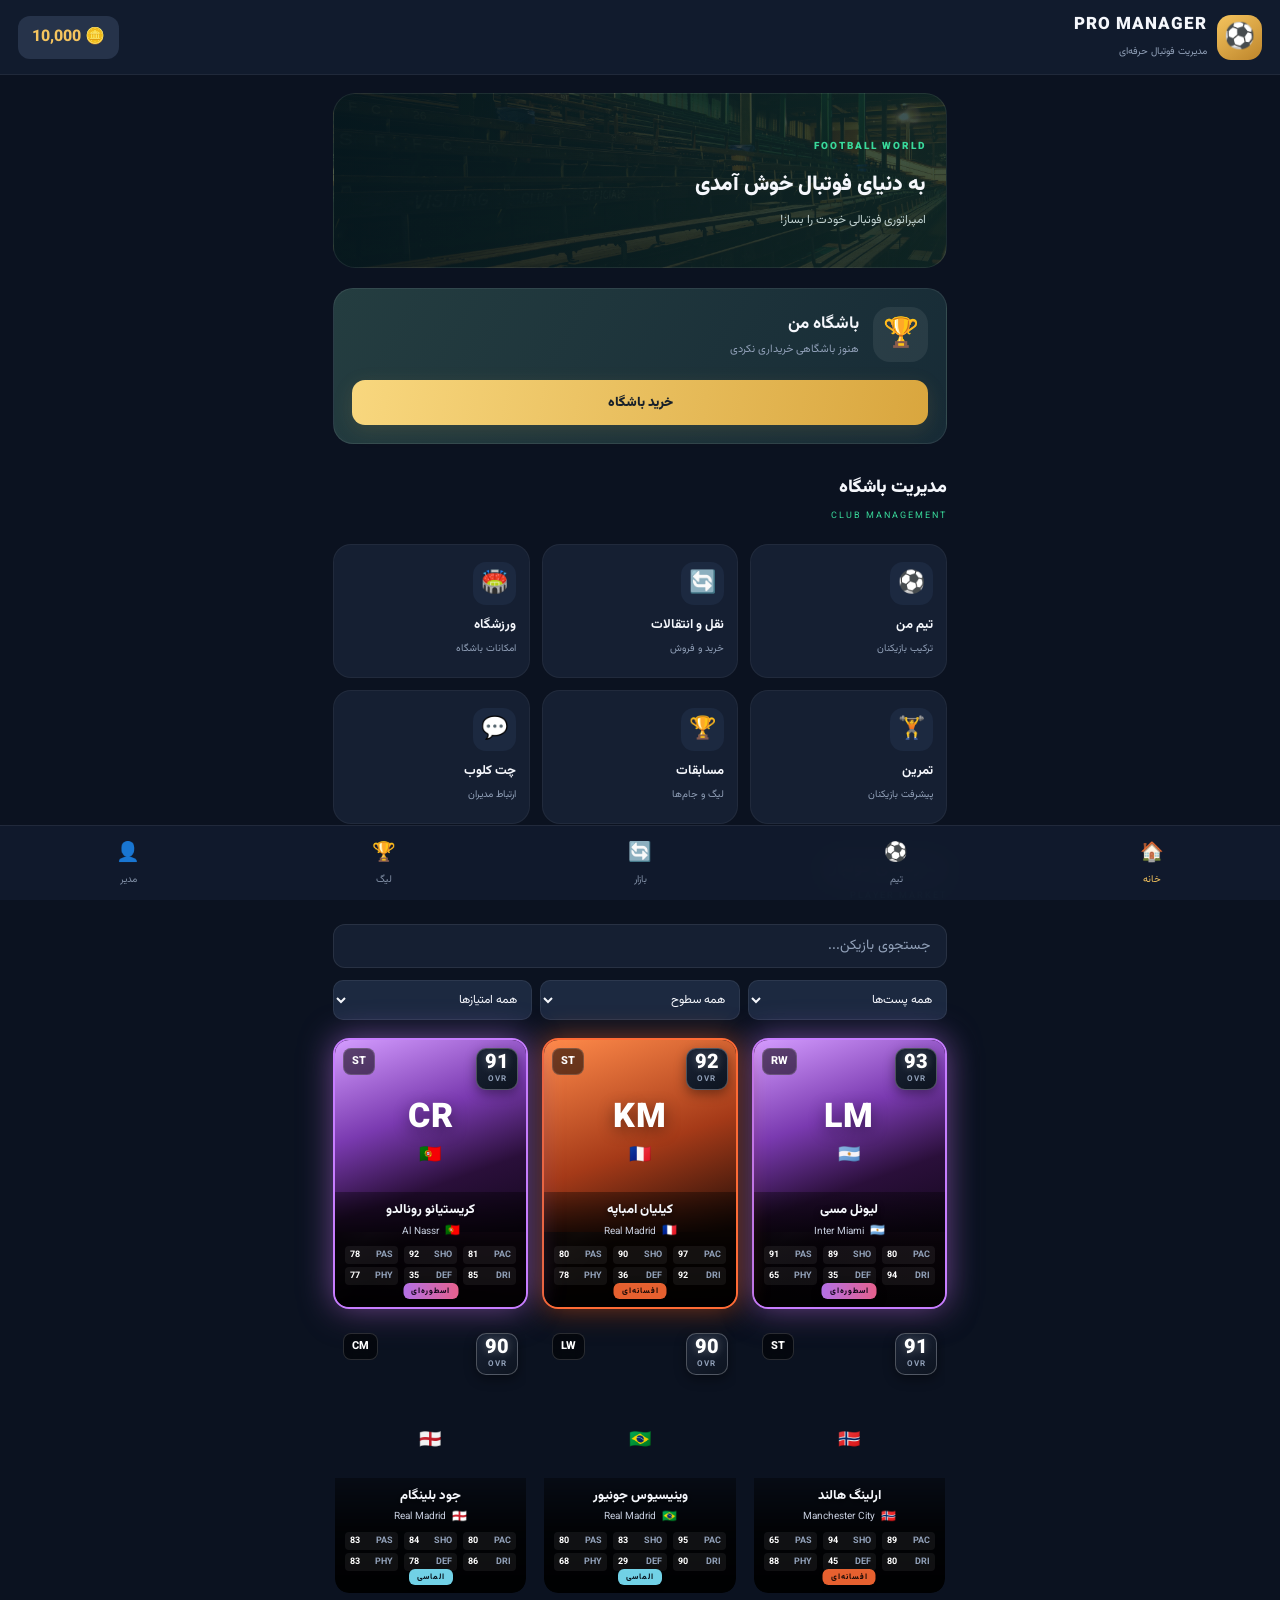
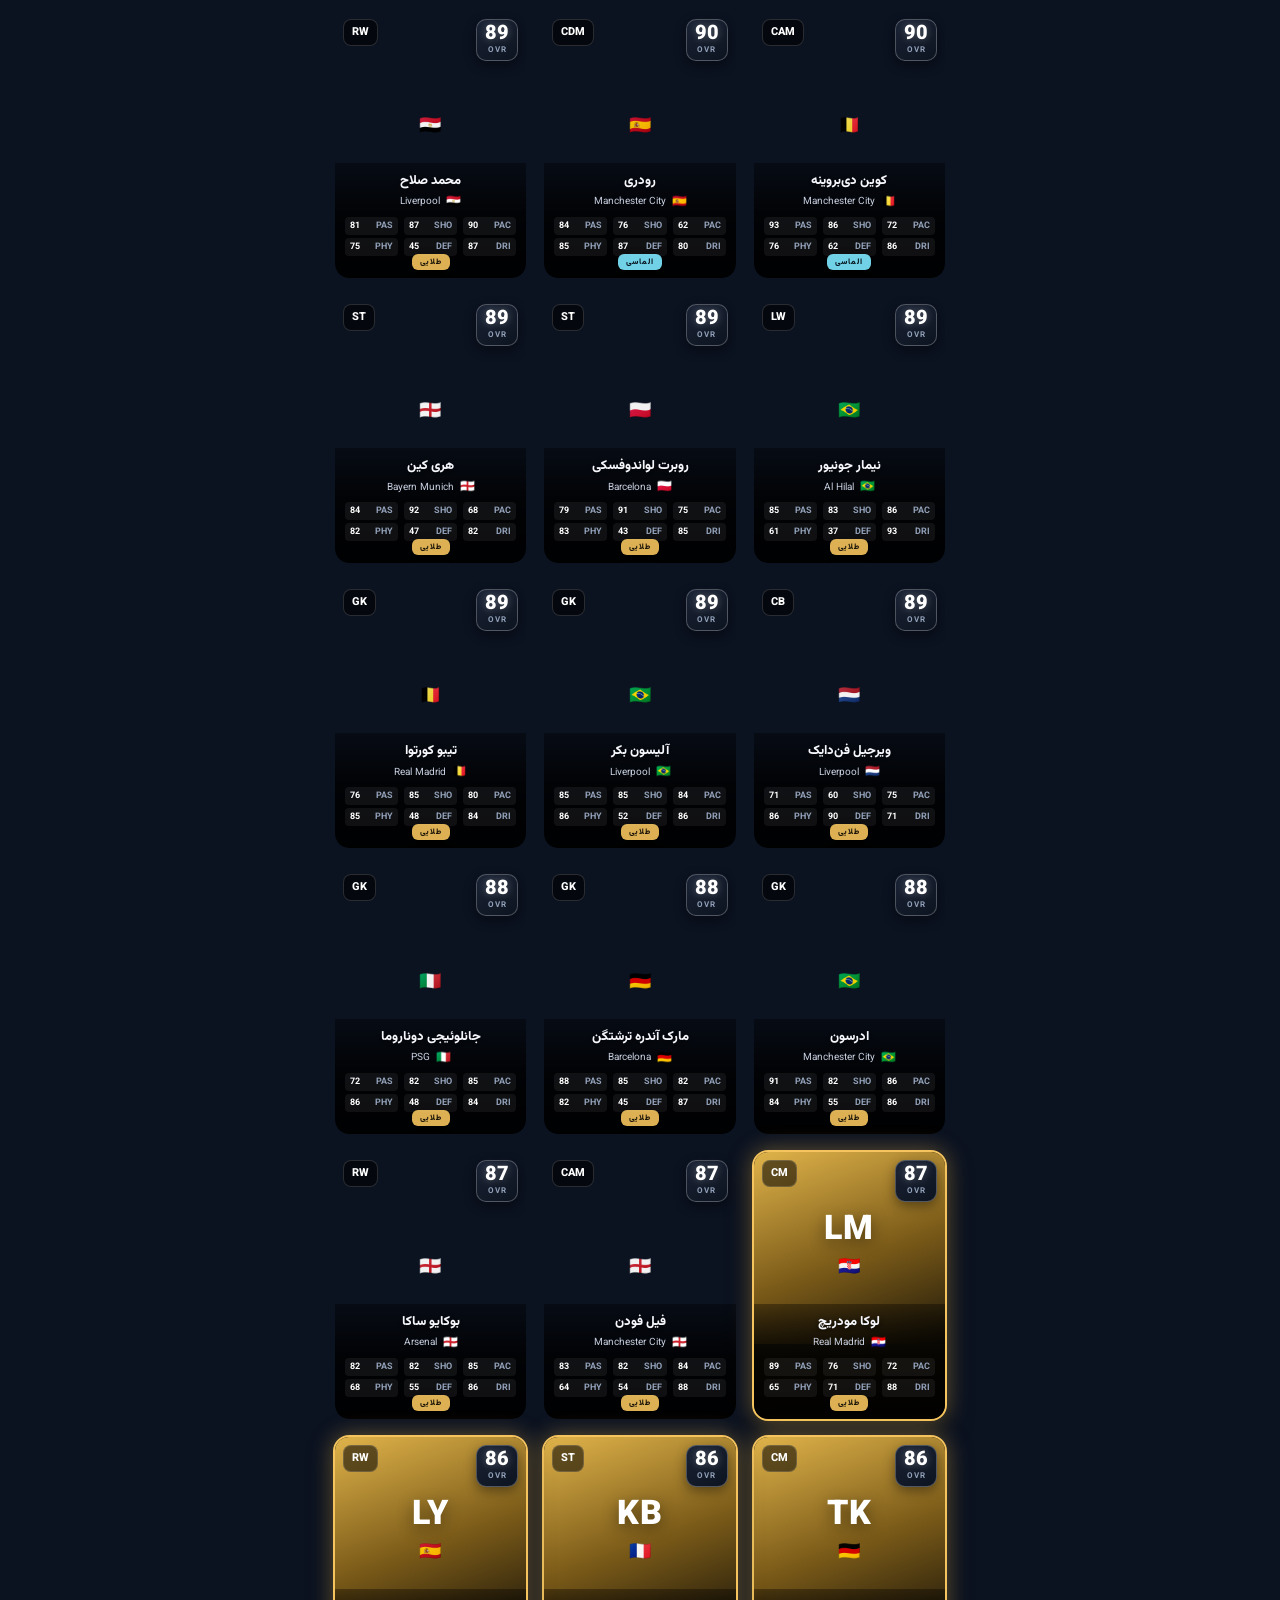
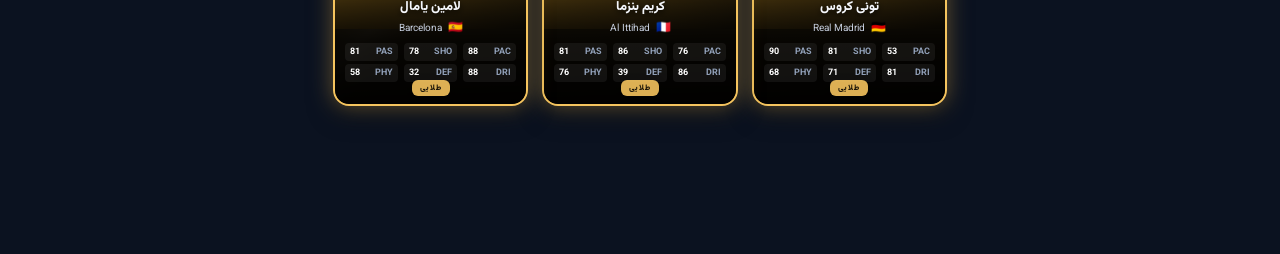
<file: index-279.html>
<!DOCTYPE html>
<html lang="fa" dir="rtl">
<head>
<meta charset="UTF-8">
<meta name="viewport" content="width=device-width, initial-scale=1.0, maximum-scale=1.0, user-scalable=no">
<meta name="theme-color" content="#10182b">
<title>PRO FOOTBALL MANAGER</title>
<link rel="stylesheet" href="style.css">
</head>
<body>

<header class="topbar">
    <div class="brand">
        <span class="brand-icon">⚽</span>
        <div>
            <h2>PRO MANAGER</h2>
            <small>مدیریت فوتبال حرفه‌ای</small>
        </div>
    </div>
    <div class="wallet">
        🪙 <span>10000</span>
    </div>
</header>

<main id="mainHome">

<section class="welcome">
    <div>
        <span class="tag">FOOTBALL WORLD</span>
        <h1>به دنیای فوتبال خوش آمدی</h1>
        <p>امپراتوری فوتبالی خودت را بساز!</p>
    </div>
</section>

<section class="club-card">
    <div class="club-info">
        <div class="club-logo">🏆</div>
        <div>
            <h2>باشگاه من</h2>
            <p>هنوز باشگاهی خریداری نکردی</p>
        </div>
    </div>
    <button class="primary-btn" onclick="buyClub()">
        خرید باشگاه
    </button>
</section>

<section class="section">
    <div class="section-title">
        <h2>مدیریت باشگاه</h2>
        <span>CLUB MANAGEMENT</span>
    </div>
    <div class="menu-grid">
        <div class="menu-item" onclick="openPage('team')">
            <div class="menu-icon">⚽</div>
            <b>تیم من</b>
            <small>ترکیب بازیکنان</small>
        </div>
        <div class="menu-item" onclick="openPage('market')">
            <div class="menu-icon">🔄</div>
            <b>نقل و انتقالات</b>
            <small>خرید و فروش</small>
        </div>
        <div class="menu-item" onclick="openPage('stadium')">
            <div class="menu-icon">🏟️</div>
            <b>ورزشگاه</b>
            <small>امکانات باشگاه</small>
        </div>
        <div class="menu-item" onclick="openPage('training')">
            <div class="menu-icon">🏋️</div>
            <b>تمرین</b>
            <small>پیشرفت بازیکنان</small>
        </div>
        <div class="menu-item" onclick="openPage('league')">
            <div class="menu-icon">🏆</div>
            <b>مسابقات</b>
            <small>لیگ و جام‌ها</small>
        </div>
        <div class="menu-item" onclick="openPage('clubchat')">
            <div class="menu-icon">💬</div>
            <b>چت کلوب</b>
            <small>ارتباط مدیران</small>
        </div>
    </div>
</section>

<!-- ===== ستاره‌های فوتبال (کارت‌های بازیکن) ===== -->
<section class="section players-section">
    <div class="section-title">
        <h2>ستاره‌های فوتبال</h2>
        <span>PLAYER MARKET</span>
    </div>

    <div class="players-controls">
        <div class="search-box">
            <input type="text" id="playerSearch" placeholder="جستجوی بازیکن..." oninput="filterPlayers()">
        </div>
        <div class="filters-row">
            <select id="filterPos" onchange="filterPlayers()">
                <option value="">همه پست‌ها</option>
                <option value="GK">دروازه‌بان</option>
                <option value="CB">مدافع وسط</option>
                <option value="LB">مدافع چپ</option>
                <option value="RB">مدافع راست</option>
                <option value="CDM">هافبک دفاعی</option>
                <option value="CM">هافبک وسط</option>
                <option value="CAM">هافبک تهاجمی</option>
                <option value="LW">وینگر چپ</option>
                <option value="RW">وینگر راست</option>
                <option value="ST">مهاجم</option>
            </select>
            <select id="filterRarity" onchange="filterPlayers()">
                <option value="">همه سطوح</option>
                <option value="bronze">برنزی</option>
                <option value="silver">نقره‌ای</option>
                <option value="gold">طلایی</option>
                <option value="diamond">الماسی</option>
                <option value="legendary">افسانه‌ای</option>
                <option value="mythic">اسطوره‌ای</option>
            </select>
            <select id="filterOvr" onchange="filterPlayers()">
                <option value="">همه امتیازها</option>
                <option value="90">۹۰+</option>
                <option value="85">۸۵+</option>
                <option value="80">۸۰+</option>
                <option value="75">۷۵+</option>
            </select>
        </div>
    </div>

    <div id="players" class="players-grid">
        <!-- کارت‌ها با JS ساخته می‌شوند -->
    </div>
</section>

</main>

<!-- ========== صفحه ترکیب تیم (زمین فوتبال) ========== -->
<div id="teamPage" class="team-page">
    <div class="team-page-header">
        <button class="team-back-btn" onclick="closeTeamPage()" type="button">بازگشت</button>
        <div class="team-page-title">
            <h2>ترکیب تیم</h2>
            <span>FORMATION</span>
        </div>
        <div class="team-formation-label">۴-۳-۳</div>
    </div>

    <div class="pitch-wrapper">
        <div class="pitch-stadium-bg"></div>
        <div class="pitch-container">
            <div class="pitch">
                <!-- خطوط زمین -->
                <div class="pitch-outline"></div>
                <div class="pitch-halfway"></div>
                <div class="pitch-center-circle"></div>
                <div class="pitch-center-spot"></div>

                <!-- محوطه جریمه بالا (دروازه حریف) -->
                <div class="penalty-box top"></div>
                <div class="goal-area top"></div>
                <div class="penalty-spot top"></div>
                <div class="penalty-arc top"></div>
                <div class="goal-frame top"></div>

                <!-- محوطه جریمه پایین (دروازه ما) -->
                <div class="penalty-box bottom"></div>
                <div class="goal-area bottom"></div>
                <div class="penalty-spot bottom"></div>
                <div class="penalty-arc bottom"></div>
                <div class="goal-frame bottom"></div>

                <!-- کرنرها -->
                <div class="corner tl"></div>
                <div class="corner tr"></div>
                <div class="corner bl"></div>
                <div class="corner br"></div>

                <!-- جایگاه‌های بازیکن (۴-۳-۳) -->
                <div class="pos-slot" data-pos="ST" style="--x:50%; --y:12%;">
                    <div class="slot-inner">
                        <span class="slot-pos">ST</span>
                        <span class="slot-label">مهاجم</span>
                    </div>
                </div>
                <div class="pos-slot" data-pos="LW" style="--x:18%; --y:22%;">
                    <div class="slot-inner">
                        <span class="slot-pos">LW</span>
                        <span class="slot-label">وینگر چپ</span>
                    </div>
                </div>
                <div class="pos-slot" data-pos="RW" style="--x:82%; --y:22%;">
                    <div class="slot-inner">
                        <span class="slot-pos">RW</span>
                        <span class="slot-label">وینگر راست</span>
                    </div>
                </div>
                <div class="pos-slot" data-pos="CAM" style="--x:50%; --y:38%;">
                    <div class="slot-inner">
                        <span class="slot-pos">CAM</span>
                        <span class="slot-label">هافبک تهاجمی</span>
                    </div>
                </div>
                <div class="pos-slot" data-pos="CM" style="--x:28%; --y:48%;">
                    <div class="slot-inner">
                        <span class="slot-pos">CM</span>
                        <span class="slot-label">هافبک</span>
                    </div>
                </div>
                <div class="pos-slot" data-pos="CM" style="--x:72%; --y:48%;">
                    <div class="slot-inner">
                        <span class="slot-pos">CM</span>
                        <span class="slot-label">هافبک</span>
                    </div>
                </div>
                <div class="pos-slot" data-pos="LB" style="--x:12%; --y:68%;">
                    <div class="slot-inner">
                        <span class="slot-pos">LB</span>
                        <span class="slot-label">مدافع چپ</span>
                    </div>
                </div>
                <div class="pos-slot" data-pos="CB" style="--x:35%; --y:72%;">
                    <div class="slot-inner">
                        <span class="slot-pos">CB</span>
                        <span class="slot-label">مدافع</span>
                    </div>
                </div>
                <div class="pos-slot" data-pos="CB" style="--x:65%; --y:72%;">
                    <div class="slot-inner">
                        <span class="slot-pos">CB</span>
                        <span class="slot-label">مدافع</span>
                    </div>
                </div>
                <div class="pos-slot" data-pos="RB" style="--x:88%; --y:68%;">
                    <div class="slot-inner">
                        <span class="slot-pos">RB</span>
                        <span class="slot-label">مدافع راست</span>
                    </div>
                </div>
                <div class="pos-slot" data-pos="GK" style="--x:50%; --y:90%;">
                    <div class="slot-inner">
                        <span class="slot-pos">GK</span>
                        <span class="slot-label">دروازه‌بان</span>
                    </div>
                </div>
            </div>
        </div>
    </div>

    <div class="team-page-hint">
        جایگاه‌های ترکیب تیم · جابه‌جایی بازیکنان به‌زودی
    </div>
</div>

<nav class="bottom-nav">
    <button class="active" onclick="closeTeamPage()">🏠<span>خانه</span></button>
    <button onclick="openPage('team')">⚽<span>تیم</span></button>
    <button onclick="openPage('market')">🔄<span>بازار</span></button>
    <button onclick="openPage('league')">🏆<span>لیگ</span></button>
    <button onclick="openPage('profile')">👤<span>مدیر</span></button>
</nav>

<!-- مودال جزئیات بازیکن -->
<div id="playerModal" class="player-modal" onclick="closePlayerModal(event)">
    <div class="modal-content" onclick="event.stopPropagation()">
        <button class="modal-close" onclick="closePlayerModal()">&times;</button>
        <div id="modalBody"></div>
    </div>
</div>

<script src="app.js"></script>
</body>
</html>
</file>
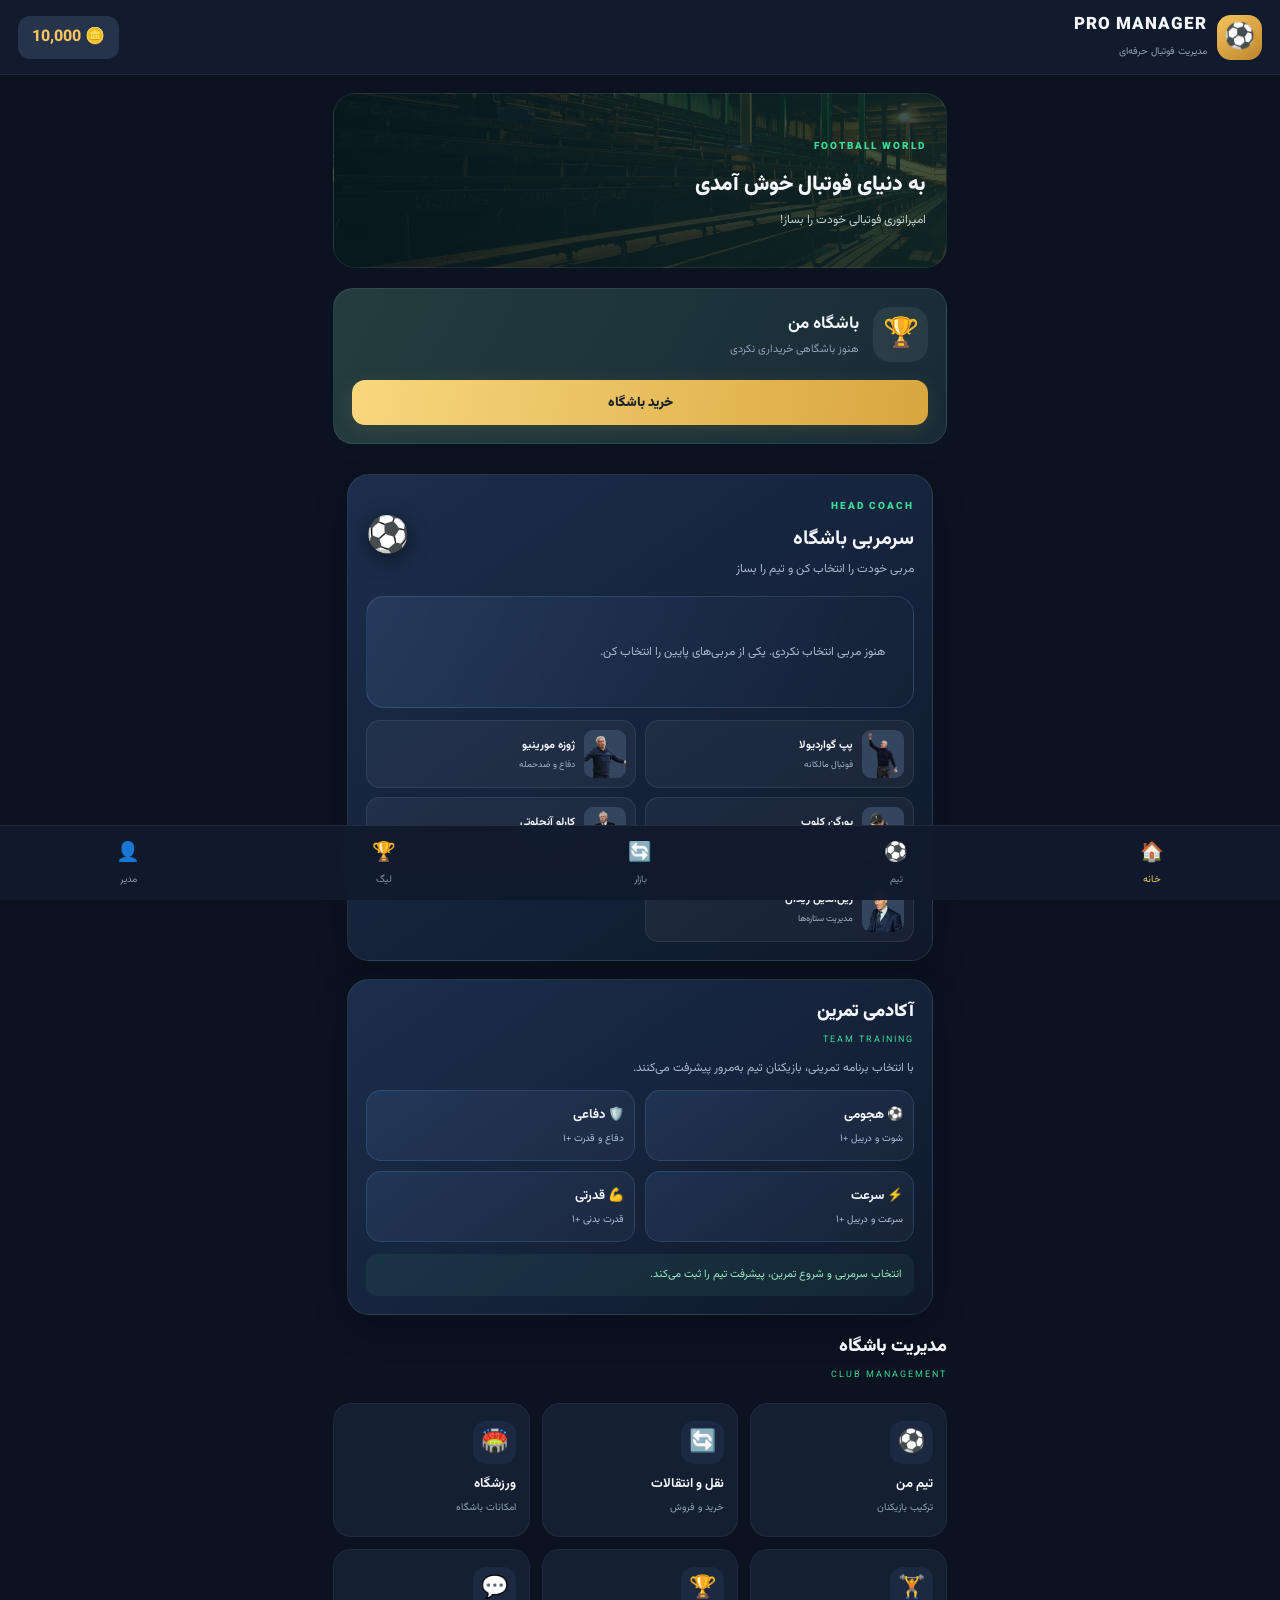
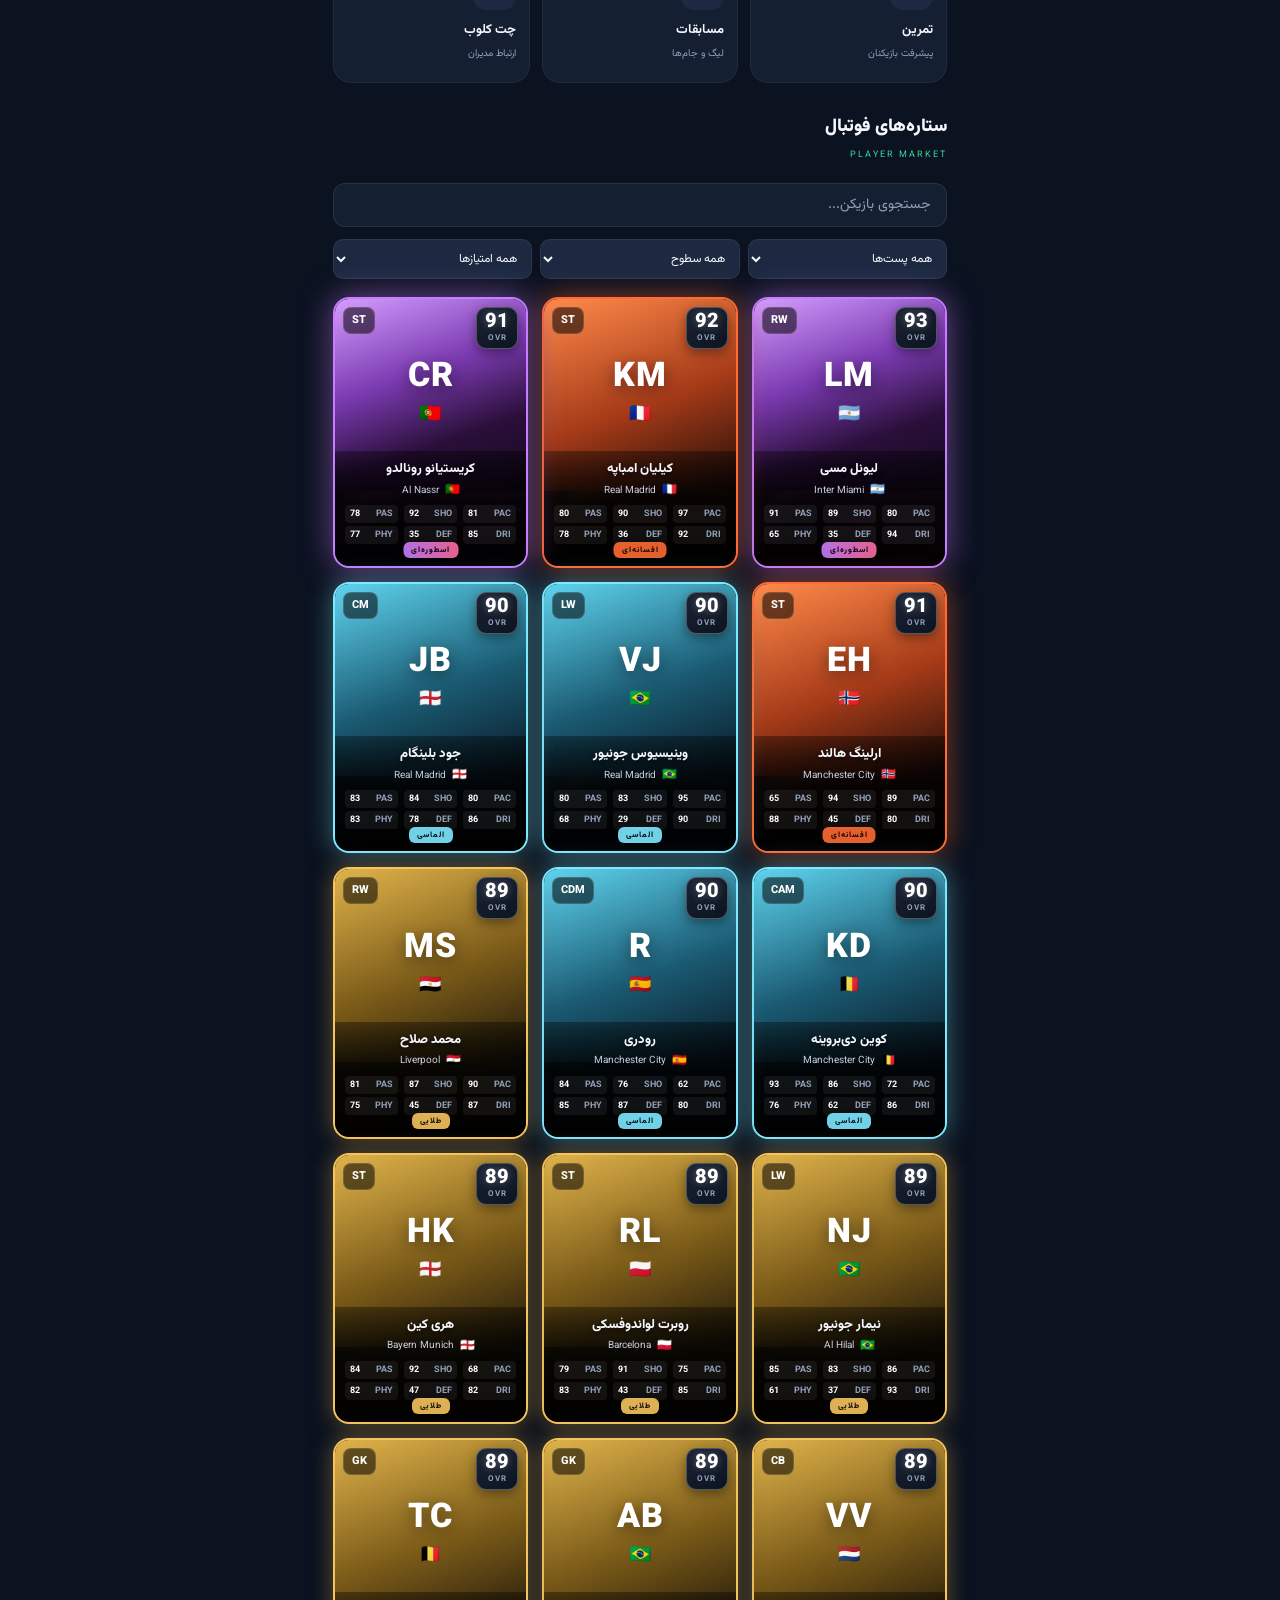
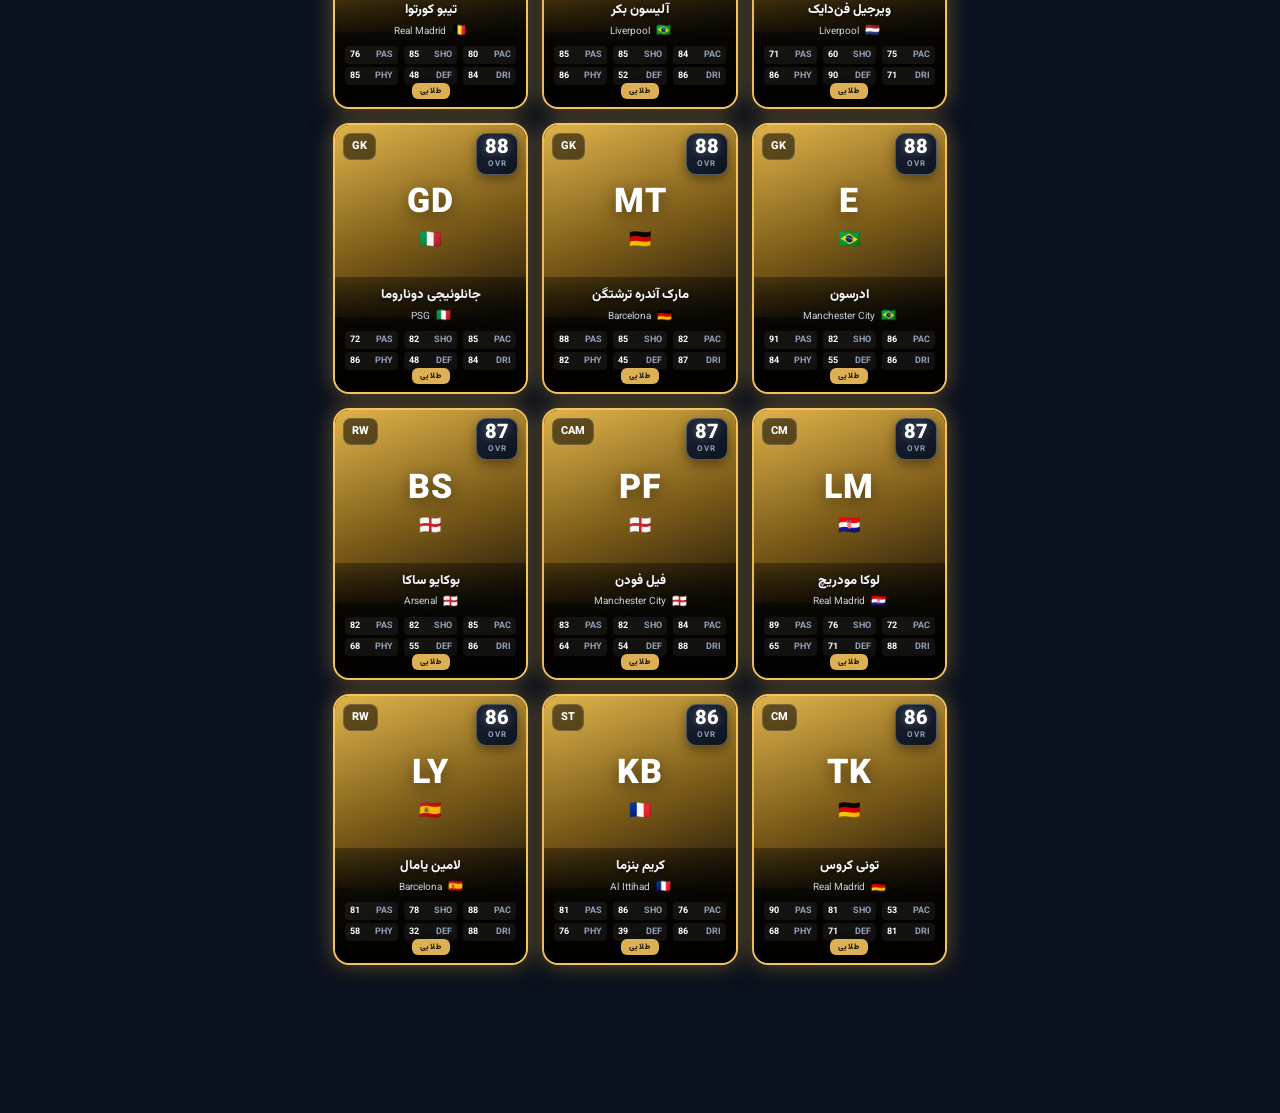
<file: index-298.html>
<!DOCTYPE html>
<html lang="fa" dir="rtl">
<head>
<meta charset="UTF-8">
<meta name="viewport" content="width=device-width, initial-scale=1.0, maximum-scale=1.0, user-scalable=no">
<meta name="theme-color" content="#10182b">
<title>PRO FOOTBALL MANAGER</title>
<link rel="stylesheet" href="style.css?v=5">
</head>
<body>

<header class="topbar">
    <div class="brand">
        <span class="brand-icon">⚽</span>
        <div>
            <h2>PRO MANAGER</h2>
            <small>مدیریت فوتبال حرفه‌ای</small>
        </div>
    </div>
    <div class="wallet">
        🪙 <span>10000</span>
    </div>
</header>

<main id="mainHome">

<section class="welcome">
    <div>
        <span class="tag">FOOTBALL WORLD</span>
        <h1>به دنیای فوتبال خوش آمدی</h1>
        <p>امپراتوری فوتبالی خودت را بساز!</p>
    </div>
</section>

<section class="club-card">
    <div class="club-info">
        <div class="club-logo">🏆</div>
        <div>
            <h2>باشگاه من</h2>
            <p>هنوز باشگاهی خریداری نکردی</p>
        </div>
    </div>
    <button class="primary-btn" onclick="buyClub()">
        خرید باشگاه
    </button>
</section>

<section class="coach-hub">
  <div class="coach-heading"><div><span class="tag">HEAD COACH</span><h2>سرمربی باشگاه</h2><p>مربی خودت را انتخاب کن و تیم را بساز</p></div><span class="coach-ball">⚽</span></div>
  <div id="activeCoach" class="active-coach"></div>
  <div class="coach-list">
    <button class="coach-choice" onclick="selectCoach('pep')"><img src="assets/coaches/pep.png" onerror="this.style.display='none'"><span><b>پپ گواردیولا</b><small>فوتبال مالکانه</small></span></button>
    <button class="coach-choice" onclick="selectCoach('mourinho')"><img src="assets/coaches/mourinho.png" onerror="this.style.display='none'"><span><b>ژوزه مورینیو</b><small>دفاع و ضدحمله</small></span></button>
    <button class="coach-choice" onclick="selectCoach('klopp')"><img src="assets/coaches/klopp.png" onerror="this.style.display='none'"><span><b>یورگن کلوپ</b><small>پرس شدید</small></span></button>
    <button class="coach-choice" onclick="selectCoach('ancelotti')"><img src="assets/coaches/ancelotti.png" onerror="this.style.display='none'"><span><b>کارلو آنچلوتی</b><small>تعادل تاکتیکی</small></span></button>
    <button class="coach-choice" onclick="selectCoach('zidane')"><img src="assets/coaches/zidane.png" onerror="this.style.display='none'"><span><b>زین‌الدین زیدان</b><small>مدیریت ستاره‌ها</small></span></button>
  </div>
</section>

<section class="training-hub">
  <div class="section-title"><h2>آکادمی تمرین</h2><span>TEAM TRAINING</span></div>
  <p class="training-intro">با انتخاب برنامه تمرینی، بازیکنان تیم به‌مرور پیشرفت می‌کنند.</p>
  <div class="training-grid">
    <button onclick="runTraining('attack')"><b>⚽ هجومی</b><small>شوت و دریبل +۱</small></button>
    <button onclick="runTraining('defense')"><b>🛡️ دفاعی</b><small>دفاع و قدرت +۱</small></button>
    <button onclick="runTraining('speed')"><b>⚡ سرعت</b><small>سرعت و دریبل +۱</small></button>
    <button onclick="runTraining('physical')"><b>💪 قدرتی</b><small>قدرت بدنی +۱</small></button>
  </div>
  <div id="trainingStatus" class="training-status">انتخاب سرمربی و شروع تمرین، پیشرفت تیم را ثبت می‌کند.</div>
</section>

<section class="section">
    <div class="section-title">
        <h2>مدیریت باشگاه</h2>
        <span>CLUB MANAGEMENT</span>
    </div>
    <div class="menu-grid">
        <div class="menu-item" onclick="openPage('team')">
            <div class="menu-icon">⚽</div>
            <b>تیم من</b>
            <small>ترکیب بازیکنان</small>
        </div>
        <div class="menu-item" onclick="openPage('market')">
            <div class="menu-icon">🔄</div>
            <b>نقل و انتقالات</b>
            <small>خرید و فروش</small>
        </div>
        <div class="menu-item" onclick="openPage('stadium')">
            <div class="menu-icon">🏟️</div>
            <b>ورزشگاه</b>
            <small>امکانات باشگاه</small>
        </div>
        <div class="menu-item" onclick="openPage('training')">
            <div class="menu-icon">🏋️</div>
            <b>تمرین</b>
            <small>پیشرفت بازیکنان</small>
        </div>
        <div class="menu-item" onclick="openPage('league')">
            <div class="menu-icon">🏆</div>
            <b>مسابقات</b>
            <small>لیگ و جام‌ها</small>
        </div>
        <div class="menu-item" onclick="openPage('clubchat')">
            <div class="menu-icon">💬</div>
            <b>چت کلوب</b>
            <small>ارتباط مدیران</small>
        </div>
    </div>
</section>

<!-- ===== ستاره‌های فوتبال (کارت‌های بازیکن) ===== -->
<section class="section players-section">
    <div class="section-title">
        <h2>ستاره‌های فوتبال</h2>
        <span>PLAYER MARKET</span>
    </div>

    <div class="players-controls">
        <div class="search-box">
            <input type="text" id="playerSearch" placeholder="جستجوی بازیکن..." oninput="filterPlayers()">
        </div>
        <div class="filters-row">
            <select id="filterPos" onchange="filterPlayers()">
                <option value="">همه پست‌ها</option>
                <option value="GK">دروازه‌بان</option>
                <option value="CB">مدافع وسط</option>
                <option value="LB">مدافع چپ</option>
                <option value="RB">مدافع راست</option>
                <option value="CDM">هافبک دفاعی</option>
                <option value="CM">هافبک وسط</option>
                <option value="CAM">هافبک تهاجمی</option>
                <option value="LW">وینگر چپ</option>
                <option value="RW">وینگر راست</option>
                <option value="ST">مهاجم</option>
            </select>
            <select id="filterRarity" onchange="filterPlayers()">
                <option value="">همه سطوح</option>
                <option value="bronze">برنزی</option>
                <option value="silver">نقره‌ای</option>
                <option value="gold">طلایی</option>
                <option value="diamond">الماسی</option>
                <option value="legendary">افسانه‌ای</option>
                <option value="mythic">اسطوره‌ای</option>
            </select>
            <select id="filterOvr" onchange="filterPlayers()">
                <option value="">همه امتیازها</option>
                <option value="90">۹۰+</option>
                <option value="85">۸۵+</option>
                <option value="80">۸۰+</option>
                <option value="75">۷۵+</option>
            </select>
        </div>
    </div>

    <div id="players" class="players-grid">
        <!-- کارت‌ها با JS ساخته می‌شوند -->
    </div>
</section>

</main>

<!-- ========== صفحه ترکیب تیم (زمین فوتبال) ========== -->
<div id="teamPage" class="team-page">
    <div class="team-page-header">
        <button class="team-back-btn" onclick="closeTeamPage()" type="button">بازگشت</button>
        <div class="team-page-title">
            <h2>ترکیب تیم</h2>
            <span>FORMATION</span>
        </div>
        <div class="team-formation-label">۴-۳-۳</div>
    </div>

    <!-- آرایش و تاکتیک -->
    <div class="tactic-panel">
        <div class="tp-row">
            <span class="tp-label">آرایش</span>
            <div class="chip-group" id="formationChips">
                <button type="button" class="chip" data-formation="433" onclick="setFormation('433')"><bdi dir="ltr">4-3-3</bdi></button>
                <button type="button" class="chip" data-formation="442" onclick="setFormation('442')"><bdi dir="ltr">4-4-2</bdi></button>
                <button type="button" class="chip" data-formation="4231" onclick="setFormation('4231')"><bdi dir="ltr">4-2-3-1</bdi></button>
            </div>
        </div>
        <div class="tp-row">
            <span class="tp-label">تاکتیک</span>
            <div class="chip-group" id="tacticChips">
                <button type="button" class="chip" data-tactic="attack" onclick="setTactic('attack')">⚔️ هجومی</button>
                <button type="button" class="chip" data-tactic="balanced" onclick="setTactic('balanced')">⚖️ متعادل</button>
                <button type="button" class="chip" data-tactic="defense" onclick="setTactic('defense')">🛡️ دفاعی</button>
            </div>
        </div>
    </div>

    <div class="pitch-wrapper">
        <div class="pitch-stadium-bg"></div>
        <div class="pitch-container">
            <div class="pitch">
                <!-- خطوط زمین -->
                <div class="pitch-outline"></div>
                <div class="pitch-halfway"></div>
                <div class="pitch-center-circle"></div>
                <div class="pitch-center-spot"></div>

                <!-- محوطه جریمه بالا (دروازه حریف) -->
                <div class="penalty-box top"></div>
                <div class="goal-area top"></div>
                <div class="penalty-spot top"></div>
                <div class="penalty-arc top"></div>
                <div class="goal-frame top"></div>

                <!-- محوطه جریمه پایین (دروازه ما) -->
                <div class="penalty-box bottom"></div>
                <div class="goal-area bottom"></div>
                <div class="penalty-spot bottom"></div>
                <div class="penalty-arc bottom"></div>
                <div class="goal-frame bottom"></div>

                <!-- کرنرها -->
                <div class="corner tl"></div>
                <div class="corner tr"></div>
                <div class="corner bl"></div>
                <div class="corner br"></div>

                <!-- جایگاه‌های بازیکن (۴-۳-۳) -->
                <div class="pos-slot" data-slot="st" data-pos="ST" style="--x:50%; --y:12%;"></div>
                <div class="pos-slot" data-slot="lw" data-pos="LW" style="--x:18%; --y:22%;"></div>
                <div class="pos-slot" data-slot="rw" data-pos="RW" style="--x:82%; --y:22%;"></div>
                <div class="pos-slot" data-slot="cam" data-pos="CAM" style="--x:50%; --y:38%;"></div>
                <div class="pos-slot" data-slot="cm1" data-pos="CM" style="--x:28%; --y:48%;"></div>
                <div class="pos-slot" data-slot="cm2" data-pos="CM" style="--x:72%; --y:48%;"></div>
                <div class="pos-slot" data-slot="lb" data-pos="LB" style="--x:12%; --y:68%;"></div>
                <div class="pos-slot" data-slot="cb1" data-pos="CB" style="--x:35%; --y:72%;"></div>
                <div class="pos-slot" data-slot="cb2" data-pos="CB" style="--x:65%; --y:72%;"></div>
                <div class="pos-slot" data-slot="rb" data-pos="RB" style="--x:88%; --y:68%;"></div>
                <div class="pos-slot" data-slot="gk" data-pos="GK" style="--x:50%; --y:86%;"></div>
            </div>
        </div>
    </div>

    <div class="team-page-hint">
        روی هر جایگاه بزن تا بازیکن انتخاب کنی
    </div>

    <!-- قدرت تیم و کاپیتان -->
    <div id="squadPanel" class="squad-panel"></div>

    <!-- نیمکت ذخیره‌ها -->
    <section id="subBench" class="sub-bench" aria-label="نیمکت ذخیره‌ها">
        <div class="bench-heading">
            <div>
                <h3>نیمکت ذخیره‌ها</h3>
                <span>SUBSTITUTES · 7 PLAYERS</span>
            </div>
            <b id="benchCount">۰ / ۷</b>
        </div>
        <div id="benchGrid" class="bench-grid"></div>
    </section>
</div>

<nav class="bottom-nav">
    <button class="active" onclick="closeTeamPage()">🏠<span>خانه</span></button>
    <button onclick="openPage('team')">⚽<span>تیم</span></button>
    <button onclick="openPage('market')">🔄<span>بازار</span></button>
    <button onclick="openPage('league')">🏆<span>لیگ</span></button>
    <button onclick="openPage('profile')">👤<span>مدیر</span></button>
</nav>


<!-- شیت انتخاب بازیکن برای جایگاه -->
<div id="playerPicker" class="player-picker" onclick="closePlayerPicker(event)">
    <div class="picker-sheet" onclick="event.stopPropagation()">
        <div class="picker-handle"></div>
        <div class="picker-header">
            <div>
                <h3 id="pickerTitle">انتخاب بازیکن</h3>
                <span id="pickerSub" class="picker-sub"></span>
            </div>
            <button type="button" class="picker-close" onclick="closePlayerPicker()">&times;</button>
        </div>
        <div id="pickerActions" class="picker-actions" hidden>
            <button type="button" class="picker-remove-btn" onclick="removePlayerFromSlot()">حذف از ترکیب</button>
        </div>
        <div id="pickerList" class="picker-list"></div>
    </div>
</div>

<!-- مودال جزئیات بازیکن -->
<div id="playerModal" class="player-modal" onclick="closePlayerModal(event)">
    <div class="modal-content" onclick="event.stopPropagation()">
        <button class="modal-close" onclick="closePlayerModal()">&times;</button>
        <div id="modalBody"></div>
    </div>
</div>

<script src="app.js?v=5"></script>
</body>
</html>
</file>
<file: style.css>
@import url('https://fonts.googleapis.com/css2?family=Vazirmatn:wght@400;500;600;700;800;900&display=swap');

:root {
    --bg: #0b1220;
    --card: #151f32;
    --card2: #1c2940;
    --gold: #f5c45e;
    --green: #39d99a;
    --text: #f5f7fc;
    --muted: #91a0b8;
}

* {
    margin: 0;
    padding: 0;
    box-sizing: border-box;
}

body {
    background: var(--bg);
    color: var(--text);
    font-family: 'Vazirmatn', sans-serif;
    padding-bottom: 100px;
}

button {
    font-family: inherit;
    cursor: pointer;
    border: none;
}

.topbar {
    height: 75px;
    padding: 12px 18px;
    display: flex;
    align-items: center;
    justify-content: space-between;
    background: #111b2d;
    border-bottom: 1px solid #ffffff10;
    position: sticky;
    top: 0;
    z-index: 50;
}

.brand {
    display: flex;
    align-items: center;
    gap: 10px;
}

.brand-icon {
    width: 45px;
    height: 45px;
    background: linear-gradient(145deg,#f5c45e,#bd852b);
    border-radius: 14px;
    display: grid;
    place-items: center;
    font-size: 25px;
}

.brand h2 {
    font-size: 17px;
    font-weight: 900;
    letter-spacing: 1px;
}

.brand small {
    color: var(--muted);
    font-size: 10px;
}

.wallet {
    background: #26334a;
    padding: 9px 14px;
    border-radius: 12px;
    color: var(--gold);
    font-weight: 800;
}

main {
    max-width: 650px;
    margin: auto;
    padding: 18px;
}

.welcome {
    min-height: 175px;
    padding: 25px 20px;
    border-radius: 22px;
    display: flex;
    align-items: center;
    background:
    linear-gradient(90deg,#071b22dd,#102b2acc),
    url('assets/backgrounds/stadium.jpg') center/cover;
    border: 1px solid #ffffff15;
    margin-bottom: 20px;
}

.tag {
    color: var(--green);
    font-size: 10px;
    font-weight: 900;
    letter-spacing: 2px;
}

.welcome h1 {
    font-size: 21px;
    margin: 10px 0;
    font-weight: 900;
}

.welcome p {
    color: #c1d2d1;
    font-size: 12px;
}

.club-card {
    background: linear-gradient(120deg,#243d40,#172b36);
    border: 1px solid #ffffff15;
    border-radius: 20px;
    padding: 18px;
    margin-bottom: 30px;
}

.club-info {
    display: flex;
    align-items: center;
    gap: 14px;
    margin-bottom: 18px;
}

.club-logo {
    width: 55px;
    height: 55px;
    background: #ffffff12;
    border-radius: 17px;
    display: grid;
    place-items: center;
    font-size: 29px;
}

.club-info h2 {
    font-size: 17px;
}

.club-info p {
    color: var(--muted);
    font-size: 11px;
    margin-top: 4px;
}

.primary-btn {
    width: 100%;
    height: 45px;
    border-radius: 13px;
    color: #18202a;
    font-weight: 900;
    background: linear-gradient(100deg,#f8d77e,#d9a63e);
    box-shadow: 0 5px 20px #e5b34b20;
}

.section {
    margin-bottom: 30px;
}

.section-title {
    margin-bottom: 17px;
}

.section-title h2 {
    font-size: 18px;
    font-weight: 900;
}

.section-title span {
    font-size: 9px;
    color: var(--green);
    letter-spacing: 2px;
}

.menu-grid {
    display: grid;
    grid-template-columns: repeat(2,1fr);
    gap: 12px;
}

.menu-item {
    background: var(--card);
    border: 1px solid #ffffff0d;
    border-radius: 18px;
    padding: 17px 13px;
    min-height: 120px;
    transition: .25s;
    cursor: pointer;
}

.menu-item:active {
    transform: scale(.96);
}

.menu-icon {
    width: 43px;
    height: 43px;
    display: grid;
    place-items: center;
    background: var(--card2);
    border-radius: 13px;
    font-size: 22px;
    margin-bottom: 10px;
}

.menu-item b {
    display: block;
    font-size: 13px;
}

.menu-item small {
    color: var(--muted);
    font-size: 10px;
}

/* ========== PLAYERS CONTROLS ========== */
.players-controls {
    margin-bottom: 18px;
}

.search-box {
    margin-bottom: 12px;
}

.search-box input {
    width: 100%;
    height: 44px;
    background: var(--card);
    border: 1px solid #ffffff15;
    border-radius: 12px;
    padding: 0 16px;
    color: var(--text);
    font-family: inherit;
    font-size: 14px;
    outline: none;
    transition: border-color .2s;
}

.search-box input:focus {
    border-color: var(--gold);
}

.search-box input::placeholder {
    color: var(--muted);
}

.filters-row {
    display: flex;
    gap: 8px;
    flex-wrap: wrap;
}

.filters-row select {
    flex: 1;
    min-width: 100px;
    height: 40px;
    background: var(--card2);
    border: 1px solid #ffffff12;
    border-radius: 10px;
    color: var(--text);
    font-family: inherit;
    font-size: 12px;
    padding: 0 10px;
    outline: none;
    cursor: pointer;
}

/* ========== PLAYERS GRID ========== */
.players-grid {
    display: grid;
    grid-template-columns: repeat(2, 1fr);
    gap: 14px;
}

@media (min-width: 480px) {
    .players-grid {
        grid-template-columns: repeat(3, 1fr);
    }
}

@media (min-width: 600px) {
    .menu-grid {
        grid-template-columns: repeat(3,1fr);
    }
    .players-grid {
        grid-template-columns: repeat(3, 1fr);
    }
}

/* ========== PLAYER CARD ========== */
.player-card {
    position: relative;
    border-radius: 16px;
    overflow: hidden;
    cursor: pointer;
    aspect-ratio: 0.72;
    background: #0d1525;
    transition: transform .25s ease, box-shadow .25s ease;
    border: 2px solid transparent;
    box-shadow: 0 8px 24px rgba(0,0,0,.45);
}

.player-card:active {
    transform: scale(0.96);
}

.player-card .card-inner {
    position: relative;
    width: 100%;
    height: 100%;
    display: flex;
    flex-direction: column;
    overflow: hidden;
    border-radius: 14px;
}

/* rarity frames & glows */
.player-card.bronze {
    border-color: #a67c52;
    background: linear-gradient(160deg, #2a1f16 0%, #1a120c 100%);
    box-shadow: 0 0 18px rgba(166,124,82,.35), 0 8px 24px rgba(0,0,0,.5);
}
.player-card.silver {
    border-color: #c0c0c0;
    background: linear-gradient(160deg, #2a2e35 0%, #15181e 100%);
    box-shadow: 0 0 20px rgba(192,192,192,.3), 0 8px 24px rgba(0,0,0,.5);
}
.player-card.gold {
    border-color: #f5c45e;
    background: linear-gradient(160deg, #3a2e14 0%, #1f180a 100%);
    box-shadow: 0 0 22px rgba(245,196,94,.4), 0 8px 24px rgba(0,0,0,.5);
}
.player-card.diamond {
    border-color: #7ee8ff;
    background: linear-gradient(160deg, #0f2a3a 0%, #0a1824 100%);
    box-shadow: 0 0 26px rgba(126,232,255,.45), 0 8px 24px rgba(0,0,0,.5);
}
.player-card.legendary {
    border-color: #ff6b35;
    background: linear-gradient(160deg, #3a1a0f 0%, #1f0d08 100%);
    box-shadow: 0 0 28px rgba(255,107,53,.5), 0 8px 24px rgba(0,0,0,.55);
}
.player-card.mythic {
    border-color: #c77dff;
    background: linear-gradient(160deg, #2a0f3a 0%, #15081f 100%);
    box-shadow: 0 0 32px rgba(199,125,255,.55), 0 8px 28px rgba(0,0,0,.6);
    animation: mythicPulse 3s ease-in-out infinite;
}

@keyframes mythicPulse {
    0%, 100% { box-shadow: 0 0 28px rgba(199,125,255,.5), 0 8px 28px rgba(0,0,0,.6); }
    50% { box-shadow: 0 0 40px rgba(199,125,255,.75), 0 8px 28px rgba(0,0,0,.6); }
}

/* special glow for icons */
.player-card.special::after {
    content: '';
    position: absolute;
    inset: 0;
    border-radius: 14px;
    pointer-events: none;
    background: linear-gradient(135deg, transparent 40%, rgba(255,255,255,.08) 50%, transparent 60%);
    animation: shine 4s ease-in-out infinite;
}

@keyframes shine {
    0%, 100% { opacity: 0.3; }
    50% { opacity: 0.7; }
}

.card-top {
    position: absolute;
    top: 8px;
    left: 8px;
    right: 8px;
    display: flex;
    justify-content: space-between;
    align-items: flex-start;
    z-index: 5;
}

.ovr-badge {
    background: linear-gradient(145deg, #1a2335, #0d1420);
    border: 1.5px solid rgba(255,255,255,.25);
    border-radius: 10px;
    padding: 4px 8px;
    text-align: center;
    min-width: 42px;
    box-shadow: 0 4px 12px rgba(0,0,0,.4);
}

.ovr-badge .ovr-num {
    font-size: 20px;
    font-weight: 900;
    line-height: 1;
    color: #fff;
    text-shadow: 0 0 8px rgba(255,255,255,.3);
}

.ovr-badge .ovr-label {
    font-size: 8px;
    font-weight: 700;
    color: var(--muted);
    letter-spacing: 1px;
}

.pos-badge {
    background: rgba(0,0,0,.55);
    backdrop-filter: blur(6px);
    border-radius: 8px;
    padding: 4px 8px;
    font-size: 11px;
    font-weight: 800;
    color: #fff;
    border: 1px solid rgba(255,255,255,.15);
}

.card-img-wrap {
    flex: 1;
    display: flex;
    align-items: flex-end;
    justify-content: center;
    position: relative;
    overflow: hidden;
    min-height: 0;
}

.card-img-wrap img {
    width: 100%;
    height: 100%;
    object-fit: cover;
    object-position: top center;
    display: block;
}

.card-img-wrap .img-fallback {
    width: 100%;
    height: 100%;
    display: flex;
    align-items: center;
    justify-content: center;
    background: linear-gradient(180deg, #1a2438, #0d1525);
    color: var(--muted);
    font-size: 40px;
}

.card-bottom {
    position: relative;
    z-index: 4;
    padding: 8px 10px 10px;
    background: linear-gradient(0deg, rgba(0,0,0,.92) 0%, rgba(0,0,0,.75) 70%, transparent 100%);
    margin-top: -40px;
}

.card-name {
    font-size: 13px;
    font-weight: 800;
    text-align: center;
    white-space: nowrap;
    overflow: hidden;
    text-overflow: ellipsis;
    margin-bottom: 2px;
    text-shadow: 0 2px 6px rgba(0,0,0,.8);
}

.card-meta {
    display: flex;
    justify-content: center;
    align-items: center;
    gap: 6px;
    font-size: 10px;
    color: #c8d0e0;
    margin-bottom: 6px;
}

.card-meta .flag {
    font-size: 12px;
}

.card-stats {
    display: grid;
    grid-template-columns: repeat(3, 1fr);
    gap: 3px 6px;
    font-size: 9px;
    font-weight: 700;
}

.stat-item {
    display: flex;
    justify-content: space-between;
    background: rgba(255,255,255,.06);
    border-radius: 4px;
    padding: 2px 5px;
}

.stat-item .label {
    color: var(--muted);
}

.stat-item .val {
    color: #fff;
}

.rarity-tag {
    position: absolute;
    bottom: 6px;
    left: 50%;
    transform: translateX(-50%);
    font-size: 8px;
    font-weight: 800;
    letter-spacing: 1px;
    padding: 2px 8px;
    border-radius: 6px;
    text-transform: uppercase;
    z-index: 6;
    opacity: 0.9;
}

.bronze .rarity-tag { background: #a67c52; color: #1a120c; }
.silver .rarity-tag { background: #c0c0c0; color: #1a1a1a; }
.gold .rarity-tag { background: #f5c45e; color: #1f180a; }
.diamond .rarity-tag { background: #7ee8ff; color: #0a1824; }
.legendary .rarity-tag { background: #ff6b35; color: #1f0d08; }
.mythic .rarity-tag { background: linear-gradient(90deg,#c77dff,#ff6b9d); color: #15081f; }

/* ========== MODAL ========== */
.player-modal {
    position: fixed;
    inset: 0;
    background: rgba(5,10,20,.88);
    backdrop-filter: blur(10px);
    z-index: 200;
    display: flex;
    align-items: center;
    justify-content: center;
    padding: 16px;
    opacity: 0;
    visibility: hidden;
    transition: opacity .3s ease, visibility .3s ease;
}

.player-modal.open {
    opacity: 1;
    visibility: visible;
}

.modal-content {
    background: linear-gradient(165deg, #1a2438 0%, #0f1728 100%);
    border-radius: 22px;
    width: 100%;
    max-width: 360px;
    max-height: 90vh;
    overflow-y: auto;
    position: relative;
    border: 1px solid #ffffff18;
    box-shadow: 0 20px 60px rgba(0,0,0,.6);
    transform: scale(0.9) translateY(20px);
    transition: transform .35s cubic-bezier(0.34, 1.56, 0.64, 1);
}

.player-modal.open .modal-content {
    transform: scale(1) translateY(0);
}

.modal-close {
    position: absolute;
    top: 12px;
    left: 12px;
    width: 36px;
    height: 36px;
    border-radius: 50%;
    background: rgba(255,255,255,.1);
    color: #fff;
    font-size: 22px;
    display: grid;
    place-items: center;
    z-index: 10;
    transition: background .2s;
}

.modal-close:active {
    background: rgba(255,255,255,.2);
}

#modalBody {
    padding: 20px 18px 24px;
}

.modal-card-preview {
    width: 160px;
    margin: 0 auto 18px;
    border-radius: 14px;
    overflow: hidden;
    aspect-ratio: 0.72;
    box-shadow: 0 12px 30px rgba(0,0,0,.5);
}

.modal-card-preview img {
    width: 100%;
    height: 100%;
    object-fit: cover;
    object-position: top;
}

.modal-player-name {
    text-align: center;
    font-size: 22px;
    font-weight: 900;
    margin-bottom: 4px;
}

.modal-player-info {
    text-align: center;
    color: var(--muted);
    font-size: 13px;
    margin-bottom: 16px;
}

.modal-ovr-big {
    text-align: center;
    font-size: 42px;
    font-weight: 900;
    line-height: 1;
    margin-bottom: 4px;
    background: linear-gradient(90deg, #f5c45e, #fff);
    -webkit-background-clip: text;
    -webkit-text-fill-color: transparent;
    background-clip: text;
}

.modal-rarity {
    text-align: center;
    font-size: 12px;
    font-weight: 700;
    margin-bottom: 18px;
    letter-spacing: 1px;
}

.modal-stats-grid {
    display: grid;
    grid-template-columns: repeat(3, 1fr);
    gap: 10px;
}

.modal-stat {
    background: rgba(255,255,255,.06);
    border-radius: 12px;
    padding: 12px 8px;
    text-align: center;
    border: 1px solid rgba(255,255,255,.08);
}

.modal-stat .m-label {
    font-size: 11px;
    color: var(--muted);
    font-weight: 600;
    margin-bottom: 4px;
}

.modal-stat .m-val {
    font-size: 22px;
    font-weight: 900;
}

.modal-stat.high .m-val { color: #39d99a; }
.modal-stat.mid .m-val { color: #f5c45e; }
.modal-stat.low .m-val { color: #ff7b7b; }

.bottom-nav {
    position: fixed;
    bottom: 0;
    left: 0;
    width: 100%;
    height: 75px;
    background: #111b2df5;
    backdrop-filter: blur(15px);
    border-top: 1px solid #ffffff12;
    display: flex;
    justify-content: space-around;
    align-items: center;
    z-index: 10;
    padding-bottom: env(safe-area-inset-bottom);
}

.bottom-nav button {
    color: #8290a7;
    background: none;
    font-size: 19px;
    display: flex;
    flex-direction: column;
    align-items: center;
    gap: 4px;
}

.bottom-nav button span {
    font-size: 10px;
}

.bottom-nav button.active {
    color: var(--gold);
}

.empty-state {
    grid-column: 1 / -1;
    width: 100%;
    padding: 28px 12px;
    text-align: center;
    background: var(--card);
    border-radius: 17px;
    color: var(--muted);
    font-size: 13px;
}

/* =====================================================
   TEAM PAGE & PROFESSIONAL PITCH (mobile-safe)
   ===================================================== */

html, body {
    max-width: 100%;
    overflow-x: hidden;
}

.team-page {
    display: none;
    position: fixed;
    top: 0;
    left: 0;
    right: 0;
    bottom: 0;
    width: 100%;
    max-width: 100vw;
    height: 100%;
    height: 100dvh;
    z-index: 100;
    background: #0a1018;
    flex-direction: column;
    padding: 0;
    padding-bottom: calc(75px + env(safe-area-inset-bottom, 0px));
    overflow-x: hidden;
    overflow-y: auto;
    box-sizing: border-box;
}

.team-page.open {
    display: flex;
}

.team-page-header {
    display: flex;
    align-items: center;
    justify-content: space-between;
    gap: 8px;
    padding: 10px 12px;
    background: linear-gradient(180deg, #111b2d 0%, #0d1525 100%);
    border-bottom: 1px solid #ffffff12;
    flex-shrink: 0;
    z-index: 5;
    width: 100%;
    max-width: 100%;
    box-sizing: border-box;
    direction: rtl;
}

.team-back-btn {
    background: #26334a;
    color: #f5f7fc;
    border: 1px solid #ffffff18;
    border-radius: 12px;
    padding: 8px 12px;
    font-size: 12px;
    font-weight: 700;
    font-family: inherit;
    cursor: pointer;
    white-space: nowrap;
    flex-shrink: 0;
    box-shadow: 0 2px 8px rgba(0,0,0,.25);
}

.team-back-btn:active {
    transform: scale(0.96);
    background: #2f3f5a;
}

.team-page-title {
    text-align: center;
    flex: 1;
    min-width: 0;
    overflow: hidden;
}

.team-page-title h2 {
    font-size: 15px;
    font-weight: 900;
    margin: 0;
    white-space: nowrap;
    overflow: hidden;
    text-overflow: ellipsis;
}

.team-page-title span {
    display: block;
    font-size: 9px;
    color: var(--green);
    letter-spacing: 1.5px;
}

.team-formation-label {
    background: linear-gradient(135deg, #f5c45e, #d9a63e);
    color: #1a1508;
    font-size: 11px;
    font-weight: 900;
    padding: 6px 10px;
    border-radius: 8px;
    flex-shrink: 0;
    text-align: center;
    white-space: nowrap;
}

/* Pitch wrapper */
.pitch-wrapper {
    flex: 1 1 auto;
    position: relative;
    display: flex;
    align-items: center;
    justify-content: center;
    padding: 10px 12px;
    overflow: hidden;
    min-height: 0;
    width: 100%;
    max-width: 100%;
    box-sizing: border-box;
}

.pitch-stadium-bg {
    position: absolute;
    inset: 0;
    background:
        linear-gradient(180deg, rgba(8,12,20,.78) 0%, rgba(8,12,20,.58) 40%, rgba(8,12,20,.75) 100%),
        url('assets/backgrounds/stadium.jpg') center/cover no-repeat;
    filter: brightness(0.55) saturate(0.8);
    z-index: 0;
}

.pitch-container {
    position: relative;
    z-index: 2;
    width: 100%;
    max-width: min(420px, 100%);
    /* mobile-safe height: prefer aspect ratio, fallback min height */
    aspect-ratio: 68 / 100;
    height: auto;
    max-height: calc(100dvh - 170px);
    min-height: 360px;
    border-radius: 14px;
    overflow: hidden;
    box-sizing: border-box;
    box-shadow:
        0 0 0 2px rgba(255,255,255,.08),
        0 0 40px rgba(0,0,0,.7),
        0 16px 40px rgba(0,0,0,.5);
}

/* Main pitch surface */
.pitch {
    position: relative;
    width: 100%;
    height: 100%;
    min-height: 360px;
    background:
        linear-gradient(180deg, rgba(0,0,0,.15) 0%, transparent 8%, transparent 92%, rgba(0,0,0,.2) 100%),
        url('assets/backgrounds/football-grass.jpg') center/cover;
    border-radius: 12px;
    overflow: hidden;
    box-sizing: border-box;
}

/* subtle 3D lighting */
.pitch::before {
    content: '';
    position: absolute;
    inset: 0;
    background:
        radial-gradient(ellipse 80% 50% at 50% 0%, rgba(255,255,255,.07) 0%, transparent 50%),
        radial-gradient(ellipse 60% 40% at 50% 100%, rgba(0,0,0,.25) 0%, transparent 50%),
        linear-gradient(90deg, rgba(0,0,0,.18) 0%, transparent 8%, transparent 92%, rgba(0,0,0,.18) 100%);
    pointer-events: none;
    z-index: 1;
    border-radius: 12px;
}

/* Pitch lines */
.pitch-outline {
    position: absolute;
    inset: 3.5%;
    border: 2px solid rgba(255,255,255,.85);
    border-radius: 4px;
    z-index: 2;
    box-sizing: border-box;
    pointer-events: none;
}

.pitch-halfway {
    position: absolute;
    top: 50%;
    left: 3.5%;
    right: 3.5%;
    height: 2px;
    background: rgba(255,255,255,.85);
    transform: translateY(-50%);
    z-index: 2;
    pointer-events: none;
}

.pitch-center-circle {
    position: absolute;
    top: 50%;
    left: 50%;
    width: 22%;
    aspect-ratio: 1;
    border: 2px solid rgba(255,255,255,.85);
    border-radius: 50%;
    transform: translate(-50%, -50%);
    z-index: 2;
    box-sizing: border-box;
    pointer-events: none;
}

.pitch-center-spot {
    position: absolute;
    top: 50%;
    left: 50%;
    width: 6px;
    height: 6px;
    background: rgba(255,255,255,.9);
    border-radius: 50%;
    transform: translate(-50%, -50%);
    z-index: 2;
    pointer-events: none;
}

.penalty-box {
    position: absolute;
    left: 50%;
    transform: translateX(-50%);
    width: 56%;
    height: 16.5%;
    border: 2px solid rgba(255,255,255,.85);
    z-index: 2;
    box-sizing: border-box;
    pointer-events: none;
}

.penalty-box.top {
    top: 3.5%;
    border-top: none;
    border-radius: 0 0 3px 3px;
}

.penalty-box.bottom {
    bottom: 3.5%;
    border-bottom: none;
    border-radius: 3px 3px 0 0;
}

.goal-area {
    position: absolute;
    left: 50%;
    transform: translateX(-50%);
    width: 28%;
    height: 7%;
    border: 2px solid rgba(255,255,255,.85);
    z-index: 2;
    box-sizing: border-box;
    pointer-events: none;
}

.goal-area.top {
    top: 3.5%;
    border-top: none;
}

.goal-area.bottom {
    bottom: 3.5%;
    border-bottom: none;
}

.penalty-spot {
    position: absolute;
    left: 50%;
    width: 5px;
    height: 5px;
    background: rgba(255,255,255,.9);
    border-radius: 50%;
    transform: translateX(-50%);
    z-index: 2;
    pointer-events: none;
}

.penalty-spot.top { top: 14%; }
.penalty-spot.bottom { bottom: 14%; }

.penalty-arc {
    position: absolute;
    left: 50%;
    width: 18%;
    height: 6%;
    border: 2px solid rgba(255,255,255,.75);
    z-index: 2;
    transform: translateX(-50%);
    box-sizing: border-box;
    pointer-events: none;
}

.penalty-arc.top {
    top: 19.5%;
    border-radius: 0 0 50% 50% / 0 0 100% 100%;
    border-top: none;
}

.penalty-arc.bottom {
    bottom: 19.5%;
    border-radius: 50% 50% 0 0 / 100% 100% 0 0;
    border-bottom: none;
}

.goal-frame {
    position: absolute;
    left: 50%;
    transform: translateX(-50%);
    width: 16%;
    height: 2.2%;
    background: rgba(255,255,255,.15);
    border: 2px solid rgba(255,255,255,.95);
    z-index: 3;
    box-sizing: border-box;
    pointer-events: none;
}

.goal-frame.top {
    top: 1.2%;
    border-bottom: none;
    border-radius: 3px 3px 0 0;
}

.goal-frame.bottom {
    bottom: 1.2%;
    border-top: none;
    border-radius: 0 0 3px 3px;
}

.corner {
    position: absolute;
    width: 12px;
    height: 12px;
    border: 2px solid rgba(255,255,255,.7);
    z-index: 2;
    box-sizing: border-box;
    pointer-events: none;
}

.corner.tl { top: 3.5%; left: 3.5%; border-right: none; border-bottom: none; border-radius: 0 0 100% 0; }
.corner.tr { top: 3.5%; right: 3.5%; border-left: none; border-bottom: none; border-radius: 0 0 0 100%; }
.corner.bl { bottom: 3.5%; left: 3.5%; border-right: none; border-top: none; border-radius: 0 100% 0 0; }
.corner.br { bottom: 3.5%; right: 3.5%; border-left: none; border-top: none; border-radius: 100% 0 0 0; }

/* Position slots — always absolute inside .pitch */
.pos-slot {
    position: absolute !important;
    left: var(--x);
    top: var(--y);
    transform: translate(-50%, -50%);
    z-index: 10;
    width: 48px;
    height: 48px;
    cursor: pointer;
    margin: 0;
    padding: 0;
    box-sizing: border-box;
}

.slot-inner {
    width: 100%;
    height: 100%;
    border-radius: 50%;
    background: linear-gradient(145deg, rgba(20,30,50,.92), rgba(10,16,28,.95));
    border: 2.5px solid rgba(255,255,255,.5);
    display: flex;
    flex-direction: column;
    align-items: center;
    justify-content: center;
    box-shadow:
        0 4px 12px rgba(0,0,0,.55),
        inset 0 1px 0 rgba(255,255,255,.12);
    transition: transform .2s, border-color .2s, box-shadow .2s;
    box-sizing: border-box;
}

.pos-slot:active .slot-inner {
    transform: scale(0.92);
}

.slot-pos {
    font-size: 12px;
    font-weight: 900;
    color: #fff;
    line-height: 1;
    text-shadow: 0 1px 3px rgba(0,0,0,.7);
}

.slot-label {
    font-size: 7px;
    color: rgba(255,255,255,.7);
    font-weight: 600;
    margin-top: 1px;
    white-space: nowrap;
    max-width: 44px;
    overflow: hidden;
    text-overflow: ellipsis;
    text-align: center;
    line-height: 1.1;
}

.pos-slot[data-pos="GK"] .slot-inner {
    border-color: #f5c45e;
    box-shadow: 0 4px 12px rgba(0,0,0,.55), 0 0 12px rgba(245,196,94,.35);
}
.pos-slot[data-pos="CB"] .slot-inner,
.pos-slot[data-pos="LB"] .slot-inner,
.pos-slot[data-pos="RB"] .slot-inner {
    border-color: #5b9bd5;
    box-shadow: 0 4px 12px rgba(0,0,0,.55), 0 0 10px rgba(91,155,213,.3);
}
.pos-slot[data-pos="CM"] .slot-inner,
.pos-slot[data-pos="CAM"] .slot-inner,
.pos-slot[data-pos="CDM"] .slot-inner {
    border-color: #39d99a;
    box-shadow: 0 4px 12px rgba(0,0,0,.55), 0 0 10px rgba(57,217,154,.3);
}
.pos-slot[data-pos="ST"] .slot-inner,
.pos-slot[data-pos="LW"] .slot-inner,
.pos-slot[data-pos="RW"] .slot-inner {
    border-color: #ff6b6b;
    box-shadow: 0 4px 12px rgba(0,0,0,.55), 0 0 10px rgba(255,107,107,.3);
}

.team-page-hint {
    text-align: center;
    font-size: 11px;
    color: var(--muted);
    padding: 6px 14px 8px;
    flex-shrink: 0;
    z-index: 5;
    width: 100%;
    max-width: 100%;
    box-sizing: border-box;
    line-height: 1.5;
}

/* Small phones */
@media (max-width: 380px) {
    .pos-slot {
        width: 42px;
        height: 42px;
    }
    .slot-pos { font-size: 11px; }
    .slot-label { font-size: 6px; max-width: 38px; }
    .pitch-container {
        min-height: 320px;
        max-height: calc(100dvh - 160px);
    }
    .pitch { min-height: 320px; }
    .team-page-title h2 { font-size: 14px; }
    .team-back-btn { padding: 7px 10px; font-size: 11px; }
}

@media (min-width: 480px) {
    .pos-slot {
        width: 56px;
        height: 56px;
    }
    .slot-pos { font-size: 13px; }
    .slot-label { font-size: 8px; max-width: 52px; }
    .pitch-container {
        max-width: 440px;
        min-height: 420px;
    }
}

/* =====================================================
   PLAYER PICKER + FILLED SLOTS
   ===================================================== */

.pos-slot.filled .slot-inner {
    border-width: 2.5px;
    padding: 0;
    overflow: hidden;
    background: #0d1525;
}

.pos-slot.filled .slot-photo {
    position: absolute;
    inset: 0;
    width: 100%;
    height: 100%;
    object-fit: cover;
    object-position: top center;
    border-radius: 50%;
}

.pos-slot.filled .slot-ovr {
    position: absolute;
    bottom: -2px;
    left: 50%;
    transform: translateX(-50%);
    background: rgba(0,0,0,.82);
    color: #fff;
    font-size: 9px;
    font-weight: 900;
    padding: 1px 5px;
    border-radius: 6px;
    border: 1px solid rgba(255,255,255,.25);
    z-index: 2;
    line-height: 1.2;
}

.pos-slot.filled .slot-name {
    position: absolute;
    top: calc(100% + 3px);
    left: 50%;
    transform: translateX(-50%);
    font-size: 8px;
    font-weight: 800;
    color: #fff;
    text-shadow: 0 1px 3px #000;
    white-space: nowrap;
    max-width: 64px;
    overflow: hidden;
    text-overflow: ellipsis;
    text-align: center;
    pointer-events: none;
}

/* rarity ring on filled slot */
.pos-slot.filled.r-gold .slot-inner { border-color: #f5c45e; box-shadow: 0 0 12px rgba(245,196,94,.45), 0 4px 12px rgba(0,0,0,.5); }
.pos-slot.filled.r-diamond .slot-inner { border-color: #7ee8ff; box-shadow: 0 0 14px rgba(126,232,255,.5), 0 4px 12px rgba(0,0,0,.5); }
.pos-slot.filled.r-legendary .slot-inner { border-color: #ff6b35; box-shadow: 0 0 14px rgba(255,107,53,.5), 0 4px 12px rgba(0,0,0,.5); }
.pos-slot.filled.r-mythic .slot-inner { border-color: #c77dff; box-shadow: 0 0 16px rgba(199,125,255,.55), 0 4px 12px rgba(0,0,0,.5); }
.pos-slot.filled.r-silver .slot-inner { border-color: #c0c0c0; box-shadow: 0 0 10px rgba(192,192,192,.35), 0 4px 12px rgba(0,0,0,.5); }
.pos-slot.filled.r-bronze .slot-inner { border-color: #a67c52; box-shadow: 0 0 10px rgba(166,124,82,.35), 0 4px 12px rgba(0,0,0,.5); }

/* Picker bottom sheet */
.player-picker {
    position: fixed;
    inset: 0;
    z-index: 220;
    background: rgba(5,10,20,.72);
    backdrop-filter: blur(6px);
    display: flex;
    align-items: flex-end;
    justify-content: center;
    opacity: 0;
    visibility: hidden;
    transition: opacity .25s ease, visibility .25s ease;
    max-width: 100vw;
    overflow: hidden;
}

.player-picker.open {
    opacity: 1;
    visibility: visible;
}

.picker-sheet {
    width: 100%;
    max-width: 520px;
    max-height: min(72vh, 560px);
    background: linear-gradient(180deg, #1a2438 0%, #101828 100%);
    border-radius: 22px 22px 0 0;
    border: 1px solid #ffffff18;
    border-bottom: none;
    box-shadow: 0 -12px 40px rgba(0,0,0,.5);
    display: flex;
    flex-direction: column;
    transform: translateY(24px);
    transition: transform .3s cubic-bezier(0.32, 0.72, 0, 1);
    box-sizing: border-box;
    overflow: hidden;
    padding-bottom: env(safe-area-inset-bottom, 0px);
}

.player-picker.open .picker-sheet {
    transform: translateY(0);
}

.picker-handle {
    width: 42px;
    height: 4px;
    background: rgba(255,255,255,.22);
    border-radius: 4px;
    margin: 10px auto 4px;
    flex-shrink: 0;
}

.picker-header {
    display: flex;
    align-items: center;
    justify-content: space-between;
    gap: 10px;
    padding: 8px 16px 12px;
    border-bottom: 1px solid #ffffff10;
    flex-shrink: 0;
    box-sizing: border-box;
}

.picker-header h3 {
    margin: 0;
    font-size: 16px;
    font-weight: 900;
}

.picker-sub {
    display: block;
    font-size: 11px;
    color: var(--muted);
    margin-top: 2px;
}

.picker-close {
    width: 36px;
    height: 36px;
    border-radius: 50%;
    background: rgba(255,255,255,.1);
    color: #fff;
    font-size: 22px;
    display: grid;
    place-items: center;
    flex-shrink: 0;
}

.picker-actions {
    padding: 8px 16px 0;
    flex-shrink: 0;
}

.picker-remove-btn {
    width: 100%;
    height: 40px;
    border-radius: 12px;
    background: rgba(255,80,80,.15);
    border: 1px solid rgba(255,100,100,.35);
    color: #ff8a8a;
    font-family: inherit;
    font-weight: 800;
    font-size: 13px;
}

.picker-list {
    flex: 1;
    overflow-y: auto;
    overflow-x: hidden;
    padding: 10px 12px 18px;
    display: flex;
    flex-direction: column;
    gap: 8px;
    -webkit-overflow-scrolling: touch;
    box-sizing: border-box;
}

.picker-empty {
    text-align: center;
    color: var(--muted);
    font-size: 13px;
    padding: 28px 12px;
}

.picker-item {
    display: flex;
    align-items: center;
    gap: 12px;
    padding: 10px;
    background: rgba(255,255,255,.05);
    border: 1px solid rgba(255,255,255,.08);
    border-radius: 14px;
    cursor: pointer;
    transition: background .15s, transform .15s;
    box-sizing: border-box;
    width: 100%;
    max-width: 100%;
}

.picker-item:active {
    transform: scale(0.98);
    background: rgba(255,255,255,.09);
}

.picker-item.disabled {
    opacity: 0.45;
    pointer-events: none;
}

.picker-item-photo {
    width: 48px;
    height: 48px;
    border-radius: 50%;
    object-fit: cover;
    object-position: top;
    flex-shrink: 0;
    border: 2px solid rgba(255,255,255,.2);
    background: #0d1525;
}

.picker-item.r-gold .picker-item-photo { border-color: #f5c45e; }
.picker-item.r-diamond .picker-item-photo { border-color: #7ee8ff; }
.picker-item.r-legendary .picker-item-photo { border-color: #ff6b35; }
.picker-item.r-mythic .picker-item-photo { border-color: #c77dff; }
.picker-item.r-silver .picker-item-photo { border-color: #c0c0c0; }
.picker-item.r-bronze .picker-item-photo { border-color: #a67c52; }

.picker-item-info {
    flex: 1;
    min-width: 0;
}

.picker-item-name {
    font-size: 14px;
    font-weight: 800;
    white-space: nowrap;
    overflow: hidden;
    text-overflow: ellipsis;
}

.picker-item-meta {
    font-size: 11px;
    color: var(--muted);
    margin-top: 2px;
    white-space: nowrap;
    overflow: hidden;
    text-overflow: ellipsis;
}

.picker-item-ovr {
    flex-shrink: 0;
    min-width: 42px;
    text-align: center;
    background: rgba(0,0,0,.35);
    border-radius: 10px;
    padding: 6px 4px;
    border: 1px solid rgba(255,255,255,.12);
}

.picker-item-ovr b {
    display: block;
    font-size: 16px;
    font-weight: 900;
    line-height: 1;
}

.picker-item-ovr span {
    font-size: 9px;
    color: var(--muted);
    font-weight: 700;
}

.picker-item-used {
    font-size: 10px;
    color: #ffb86b;
    font-weight: 700;
    margin-top: 2px;
}


/* =====================================================
   TACTICS / FORMATION CONTROLS / SQUAD STRENGTH (v1.3)
   ===================================================== */

/* page scrolls naturally now that panels were added */
.pitch-wrapper { flex: 0 0 auto; }
.pitch-container { max-height: calc(100dvh - 250px); min-height: 340px; }
.pos-slot { transition: left .45s cubic-bezier(.3,.8,.3,1), top .45s cubic-bezier(.3,.8,.3,1); animation: slotPop .35s ease both; }
@keyframes slotPop { from { opacity: 0; transform: translate(-50%, -50%) scale(.6); } to { opacity: 1; transform: translate(-50%, -50%) scale(1); } }

.tactic-panel {
    flex-shrink: 0;
    width: 100%;
    padding: 10px 12px 4px;
    background: linear-gradient(180deg, #0d1525, #0a1018);
    display: flex;
    flex-direction: column;
    gap: 8px;
    direction: rtl;
}
.tp-row { display: flex; align-items: center; gap: 10px; }
.tp-label { font-size: 11px; font-weight: 800; color: var(--muted); width: 44px; flex-shrink: 0; }
.chip-group {
    flex: 1; min-width: 0; display: flex; gap: 6px;
    background: rgba(255,255,255,.05); padding: 4px; border-radius: 14px;
    border: 1px solid rgba(255,255,255,.07);
}
.chip {
    flex: 1; min-width: 0; height: 36px; border-radius: 10px;
    background: transparent; color: #c5cfe0;
    font-size: 12px; font-weight: 800; white-space: nowrap;
    transition: background .2s, color .2s, transform .15s, box-shadow .2s;
}
.chip:active { transform: scale(.95); }
.chip.active {
    background: linear-gradient(135deg, #f5c45e, #d9a63e);
    color: #1a1508;
    box-shadow: 0 4px 12px rgba(245,196,94,.35);
}
#tacticChips .chip.active[data-tactic="attack"]  { background: linear-gradient(135deg, #ff7a5c, #e04a3a); color: #fff; box-shadow: 0 4px 12px rgba(224,74,58,.4); }
#tacticChips .chip.active[data-tactic="balanced"] { background: linear-gradient(135deg, #39d99a, #22a874); color: #06251a; box-shadow: 0 4px 12px rgba(57,217,154,.35); }
#tacticChips .chip.active[data-tactic="defense"]  { background: linear-gradient(135deg, #5b9bd5, #3a72b0); color: #fff; box-shadow: 0 4px 12px rgba(91,155,213,.4); }

/* empty / flagged slots */
.pos-slot.empty .slot-inner { border-style: dashed; }
.pitch.flag-empty .pos-slot.empty .slot-inner {
    border-color: #ffb86b; border-style: dashed;
    animation: emptyPulse 1s ease-in-out infinite;
}
@keyframes emptyPulse {
    0%, 100% { box-shadow: 0 0 0 0 rgba(255,184,107,.7); }
    50% { box-shadow: 0 0 0 9px rgba(255,184,107,0); }
}

/* captain + off-position badges */
.slot-cap {
    position: absolute; top: -5px; right: -5px; z-index: 4;
    width: 18px; height: 18px; border-radius: 50%;
    background: linear-gradient(135deg, #ffe08a, #f5c45e); color: #1a1508;
    font-size: 11px; font-weight: 900; line-height: 18px; text-align: center;
    border: 1.5px solid #fff; box-shadow: 0 2px 6px rgba(0,0,0,.5);
}
.slot-warn {
    position: absolute; top: -5px; left: -5px; z-index: 4;
    width: 16px; height: 16px; border-radius: 50%;
    background: #ff9f43; color: #1a1508;
    font-size: 11px; font-weight: 900; line-height: 16px; text-align: center;
    border: 1.5px solid #fff; box-shadow: 0 2px 6px rgba(0,0,0,.5);
}
.pos-slot.off-pos .slot-ovr { background: #b8741a; color: #fff; }
.pos-slot.is-captain .slot-inner { box-shadow: 0 0 0 2px rgba(255,224,138,.9), 0 0 14px rgba(245,196,94,.6); }

.picker-item-fit { font-size: 10px; color: #9fd0ff; font-weight: 700; margin-top: 2px; }

/* squad strength panel */
.squad-panel {
    flex-shrink: 0;
    margin: 4px 12px 14px;
    padding: 14px;
    border-radius: 18px;
    background: linear-gradient(160deg, #1a2438 0%, #101828 100%);
    border: 1px solid rgba(255,255,255,.09);
    box-shadow: 0 10px 30px rgba(0,0,0,.4);
    display: flex; flex-direction: column; gap: 12px;
    direction: rtl;
    width: calc(100% - 24px);
    max-width: 440px;
    align-self: center;
}
.sp-top { display: flex; align-items: center; gap: 14px; }
.sp-ring {
    --ring: #f5c45e;
    width: 92px; height: 92px; border-radius: 50%; flex-shrink: 0;
    background: conic-gradient(var(--ring) calc(var(--p) * 1%), rgba(255,255,255,.1) 0);
    display: flex; align-items: center; justify-content: center;
    box-shadow: 0 0 22px rgba(245,196,94,.18);
}
.sp-ring.t-elite { --ring: #f5c45e; }
.sp-ring.t-good  { --ring: #39d99a; }
.sp-ring.t-mid   { --ring: #5b9bd5; }
.sp-ring.t-low   { --ring: #ff7a5c; }
.sp-ring-in {
    width: 74px; height: 74px; border-radius: 50%; background: #0f1828;
    display: flex; flex-direction: column; align-items: center; justify-content: center;
}
.sp-ring-in b { font-size: 28px; font-weight: 900; line-height: 1; }
.sp-ring-in span { font-size: 9px; color: var(--muted); margin-top: 3px; font-weight: 700; }
.sp-meta { flex: 1; min-width: 0; display: flex; flex-direction: column; gap: 5px; }
.sp-meta-row { display: flex; justify-content: space-between; font-size: 12px; color: var(--muted); }
.sp-meta-row b { color: var(--text); font-weight: 800; }
.sp-note { font-size: 10px; color: #7f8ea8; line-height: 1.6; }

.sp-lines { display: flex; flex-direction: column; gap: 9px; }
.sp-line { display: flex; align-items: center; gap: 10px; }
.sp-line-name { width: 92px; flex-shrink: 0; font-size: 12px; font-weight: 700; }
.sp-bar { flex: 1; height: 9px; border-radius: 6px; background: rgba(255,255,255,.08); overflow: hidden; }
.sp-bar i { display: block; height: 100%; border-radius: 6px; transition: width .5s cubic-bezier(.3,.8,.3,1); }
.sp-bar i.t-elite { background: linear-gradient(90deg, #d9a63e, #ffe08a); }
.sp-bar i.t-good  { background: linear-gradient(90deg, #22a874, #5cf0b5); }
.sp-bar i.t-mid   { background: linear-gradient(90deg, #3a72b0, #7fb8ee); }
.sp-bar i.t-low   { background: linear-gradient(90deg, #e04a3a, #ff9c85); }
.sp-line-val { width: 28px; text-align: left; font-size: 13px; font-weight: 900; }

.sp-warn {
    font-size: 11px; color: #ffb86b; background: rgba(255,184,107,.1);
    border: 1px solid rgba(255,184,107,.25); padding: 8px 10px; border-radius: 10px; line-height: 1.7;
}

.sp-captain {
    display: flex; align-items: center; gap: 12px; width: 100%;
    padding: 10px 12px; border-radius: 14px;
    background: rgba(255,255,255,.06); border: 1px dashed rgba(245,196,94,.5);
    color: var(--text); text-align: right;
}
.sp-captain.has-cap { border-style: solid; background: linear-gradient(135deg, rgba(245,196,94,.16), rgba(245,196,94,.04)); }
.sp-captain:active { transform: scale(.98); }
.sp-captain img, .sp-cap-ico {
    width: 42px; height: 42px; border-radius: 50%; flex-shrink: 0;
    object-fit: cover; object-position: top; background: #0d1525;
    border: 2px solid #f5c45e;
}
.sp-cap-ico { display: flex; align-items: center; justify-content: center; font-weight: 900; color: #f5c45e; font-size: 18px; }
.sp-cap-text { flex: 1; min-width: 0; display: flex; flex-direction: column; }
.sp-cap-text small { font-size: 10px; color: var(--muted); }
.sp-cap-text b { font-size: 14px; font-weight: 800; white-space: nowrap; overflow: hidden; text-overflow: ellipsis; }
.sp-cap-bonus { font-size: 11px; font-weight: 900; color: #f5c45e; flex-shrink: 0; }

@media (max-width: 380px) {
    .chip { font-size: 11px; }
    .sp-ring { width: 80px; height: 80px; }
    .sp-ring-in { width: 64px; height: 64px; }
    .sp-ring-in b { font-size: 24px; }
    .sp-line-name { width: 82px; font-size: 11px; }
}


/* =====================================================
   SUBSTITUTE BENCH — seven reserve players
   ===================================================== */
.sub-bench {
    direction: rtl;
    width: calc(100% - 24px);
    max-width: 620px;
    margin: 14px auto 28px;
    padding: 15px;
    border-radius: 20px;
    background: linear-gradient(155deg, #1a2940, #101a2b 72%);
    border: 1px solid rgba(255,255,255,.10);
    box-shadow: 0 12px 32px rgba(0,0,0,.32);
}
.bench-heading {
    display: flex;
    align-items: center;
    justify-content: space-between;
    gap: 12px;
    margin-bottom: 13px;
}
.bench-heading h3 { font-size: 16px; font-weight: 900; }
.bench-heading span {
    display: block;
    margin-top: 2px;
    color: #39d99a;
    font-size: 9px;
    font-weight: 800;
    letter-spacing: 1.4px;
}
.bench-heading > b {
    color: #f5c45e;
    background: rgba(245,196,94,.10);
    border: 1px solid rgba(245,196,94,.25);
    border-radius: 10px;
    padding: 6px 10px;
    font-size: 12px;
}
.bench-grid {
    display: grid;
    grid-template-columns: repeat(2, minmax(0, 1fr));
    gap: 9px;
}
.bench-empty, .bench-card {
    min-width: 0;
    min-height: 92px;
    border-radius: 14px;
    border: 1px solid rgba(255,255,255,.10);
    background: rgba(255,255,255,.045);
    color: var(--text);
    overflow: hidden;
}
.bench-empty {
    display: flex;
    flex-direction: column;
    align-items: center;
    justify-content: center;
    gap: 3px;
    border-style: dashed;
    border-color: rgba(245,196,94,.34);
    font-family: inherit;
}
.bench-plus {
    width: 25px; height: 25px;
    display: grid; place-items: center;
    border-radius: 50%;
    color: #171b22;
    background: linear-gradient(135deg,#ffe08a,#e4ad43);
    font-size: 19px; font-weight: 900;
}
.bench-empty b { font-size: 11px; }
.bench-empty small { font-size: 9px; color: var(--muted); }
.bench-card { padding: 7px; }
.bench-player {
    width: 100%;
    display: flex;
    align-items: center;
    gap: 7px;
    min-width: 0;
    padding: 0;
    color: var(--text);
    background: transparent;
    text-align: right;
    font-family: inherit;
}
.bench-player img {
    width: 39px; height: 39px;
    flex: 0 0 39px;
    object-fit: cover; object-position: top;
    border-radius: 50%;
    border: 2px solid #f5c45e;
    background: #0b1220;
}
.bench-card.r-diamond .bench-player img { border-color: #7ee8ff; }
.bench-card.r-legendary .bench-player img { border-color: #ff6b35; }
.bench-card.r-mythic .bench-player img { border-color: #c77dff; }
.bench-card.r-silver .bench-player img { border-color: #c0c0c0; }
.bench-card.r-bronze .bench-player img { border-color: #a67c52; }
.bench-player-info { flex: 1; min-width: 0; display: flex; flex-direction: column; }
.bench-player-info b {
    font-size: 10px; font-weight: 800;
    white-space: nowrap; overflow: hidden; text-overflow: ellipsis;
}
.bench-player-info small {
    color: var(--muted); font-size: 9px;
    white-space: nowrap; overflow: hidden; text-overflow: ellipsis;
}
.bench-player strong {
    flex: 0 0 auto;
    min-width: 27px;
    padding: 4px 3px;
    border-radius: 8px;
    background: rgba(245,196,94,.15);
    color: #ffe08a;
    font-size: 12px;
    text-align: center;
}
.bench-actions { display: flex; gap: 5px; margin-top: 7px; }
.bench-actions button {
    flex: 1; min-width: 0; height: 27px;
    border-radius: 8px;
    background: rgba(57,217,154,.12);
    border: 1px solid rgba(57,217,154,.25);
    color: #70e8b9;
    font-family: inherit;
    font-size: 9px; font-weight: 800;
}
.bench-actions .bench-remove {
    flex: 0 0 28px;
    background: rgba(255,100,100,.10);
    border-color: rgba(255,100,100,.22);
    color: #ff9292;
    font-size: 17px;
}
@media (max-width: 360px) {
    .sub-bench { padding: 11px; }
    .bench-grid { gap: 7px; }
    .bench-card { padding: 6px; }
    .bench-player { gap: 5px; }
    .bench-player img { width: 33px; height: 33px; flex-basis: 33px; }
    .bench-player-info b { font-size: 9px; }
}


/* ===== Coach & training visual system ===== */
.coach-hub,.training-hub{margin:18px 14px;padding:18px;border:1px solid rgba(255,255,255,.09);border-radius:22px;background:linear-gradient(145deg,rgba(29,48,78,.96),rgba(15,25,43,.98));box-shadow:0 14px 35px rgba(0,0,0,.18)}
.coach-heading{display:flex;align-items:center;justify-content:space-between;margin-bottom:14px}
.coach-heading h2{margin:5px 0;font-size:20px}.coach-heading p,.training-intro{margin:4px 0;color:#a9b7ca;font-size:12px}
.coach-ball{font-size:35px;filter:drop-shadow(0 5px 10px #0008)}
.active-coach{display:flex;align-items:center;gap:13px;padding:13px;border-radius:18px;background:linear-gradient(110deg,rgba(75,111,170,.24),rgba(22,34,55,.7));border:1px solid rgba(120,165,230,.2);min-height:112px}
.coach-portrait{width:86px;height:105px;flex:0 0 86px;border-radius:14px;overflow:hidden;background:linear-gradient(145deg,#435a7b,#17243a);display:flex;align-items:center;justify-content:center;font-size:40px}
.coach-portrait img{width:100%;height:100%;object-fit:cover;object-position:top}
.coach-speech{min-width:0}.coach-speech span{font-size:10px;color:#8fb8ff}.coach-speech h3{margin:5px 0;font-size:15px}.coach-speech p{font-size:11px;line-height:1.9;color:#d7e1ef;margin:5px 0 9px}
.coach-speech button{border:0;border-radius:10px;padding:8px 12px;background:#4b8df4;color:white;font:700 11px inherit}
.coach-empty{color:#aab9cc;font-size:12px;padding:15px}
.coach-list{display:grid;grid-template-columns:repeat(2,minmax(0,1fr));gap:9px;margin-top:12px}
.coach-choice{display:flex;align-items:center;gap:9px;min-width:0;text-align:right;padding:9px;border:1px solid rgba(255,255,255,.08);border-radius:14px;background:rgba(255,255,255,.045);color:#f3f6fc;font-family:inherit}
.coach-choice:active{transform:scale(.97);border-color:#76aaff}
.coach-choice img{width:42px;height:48px;object-fit:cover;object-position:top;border-radius:9px;background:#34465e}
.coach-choice span{display:flex;flex-direction:column;gap:4px;min-width:0}.coach-choice b{font-size:11px}.coach-choice small{font-size:9px;color:#9fb0c6}
.training-hub .section-title{margin-bottom:8px}.training-grid{display:grid;grid-template-columns:repeat(2,minmax(0,1fr));gap:9px;margin-top:13px}
.training-grid button{padding:14px 10px;border-radius:15px;border:1px solid rgba(115,164,235,.18);background:linear-gradient(145deg,rgba(65,103,157,.22),rgba(255,255,255,.035));color:#f3f7ff;text-align:right;font-family:inherit}
.training-grid b,.training-grid small{display:block}.training-grid b{font-size:13px}.training-grid small{margin-top:6px;color:#a9bdd8;font-size:10px}
.training-status{margin-top:12px;padding:10px 12px;border-radius:12px;background:rgba(67,208,154,.08);color:#9de7c7;font-size:11px;line-height:1.8}
@media(max-width:360px){.coach-list{grid-template-columns:1fr}.active-coach{gap:9px}.coach-portrait{width:72px;flex-basis:72px;height:94px}}

/* ===== TRANSFER MARKET UI ===== */
.market-page{position:fixed;inset:0;z-index:1200;display:none;overflow-y:auto;padding:0 14px 100px;background:radial-gradient(circle at 80% 0%,#1d3b58 0,#101a2d 38%,#080f1d 100%);color:#f5f8ff}
.market-page.open{display:block;animation:marketEnter .28s ease}
@keyframes marketEnter{from{opacity:0;transform:translateY(12px)}to{opacity:1;transform:translateY(0)}}
.market-topbar{position:sticky;top:0;z-index:5;margin:0 -14px;padding:12px 14px;display:flex;align-items:center;justify-content:space-between;gap:10px;background:rgba(8,15,29,.92);backdrop-filter:blur(16px);border-bottom:1px solid rgba(255,255,255,.09)}
.market-topbar>div:nth-child(2){flex:1;text-align:center}.market-topbar span{font-size:9px;letter-spacing:2px;color:#69d8ff}.market-topbar h2{font-size:16px;margin:3px 0 0}.market-back{border:1px solid #344966;background:#182840;color:#fff;border-radius:11px;padding:9px 12px;font:inherit;font-size:12px}.market-wallet{white-space:nowrap;color:#ffd36a;font-size:12px;background:#342b19;padding:8px 10px;border-radius:12px}
.market-hero{display:flex;align-items:center;gap:14px;margin:16px 0;padding:15px;border:1px solid rgba(115,199,255,.22);border-radius:20px;background:linear-gradient(115deg,rgba(31,71,103,.9),rgba(20,31,52,.9));box-shadow:0 12px 30px #0005;min-height:125px}
.market-coach-photo{width:90px;height:112px;flex:0 0 90px;border-radius:15px;overflow:hidden;background:linear-gradient(145deg,#55718d,#17243a);border:1px solid #8dbbe4;box-shadow:0 7px 18px #0007}.market-coach-photo img{width:100%;height:100%;object-fit:cover;object-position:top}.market-coach-dialog{position:relative;flex:1}.market-coach-dialog:before{content:"";position:absolute;left:-9px;top:25px;border-width:8px 9px 8px 0;border-style:solid;border-color:transparent #243e5c transparent transparent}.market-coach-dialog small{font-size:10px;color:#78dfff}.market-coach-dialog h3{font-size:15px;margin:5px 0;color:#fff}.market-coach-dialog p{font-size:12px;line-height:1.8;color:#d5e4f6;margin:0}
.market-tabs{display:grid;grid-template-columns:repeat(4,minmax(0,1fr));gap:7px;margin:16px 0 12px}.market-tabs button{min-height:61px;border:1px solid #2a3e59;border-radius:13px;background:linear-gradient(150deg,#192b43,#101a2b);color:#c8d7e9;font:inherit;font-size:10px;line-height:1.6;padding:7px 3px}.market-tabs button.active{background:linear-gradient(145deg,#087eaa,#164f83);border-color:#5dd9ff;color:#fff;box-shadow:0 5px 18px #00aaff38}
.market-summary{display:grid;grid-template-columns:repeat(3,1fr);gap:8px;margin:12px 0 14px}.market-summary div{background:rgba(255,255,255,.055);border:1px solid rgba(255,255,255,.09);border-radius:13px;padding:10px;text-align:center}.market-summary small{display:block;font-size:9px;color:#9eb4ce}.market-summary b{display:block;font-size:16px;color:#ffda7a;margin-top:5px}
.market-search-wrap{position:relative;margin:12px 0}.market-search-wrap input{width:100%;box-sizing:border-box;border:1px solid #3b5878;border-radius:14px;background:#101d30;color:white;padding:14px 42px 14px 14px;font:inherit;outline:none}.market-search-wrap input:focus{border-color:#52cfff;box-shadow:0 0 0 3px #31baff1c}.market-search-wrap span{position:absolute;right:14px;top:8px;font-size:25px;color:#7adfff}.market-filter-row{display:flex;gap:8px;margin:10px 0 15px}.market-filter-row select{flex:1;min-width:0;border:1px solid #304763;border-radius:11px;padding:10px;background:#14243a;color:#e8f2ff;font:inherit;font-size:11px}
.market-player-grid{display:grid;grid-template-columns:repeat(2,minmax(0,1fr));gap:11px}.market-player-card{display:flex;gap:9px;min-width:0;padding:9px;border-radius:16px;background:linear-gradient(145deg,#1a2a40,#101a2b);border:1px solid #31465f;box-shadow:0 8px 20px #0004}.market-player-card.gold{border-color:#a98742}.market-player-card.diamond{border-color:#56bfd5}.market-player-card.legendary{border-color:#c66c42}.market-player-card.mythic{border-color:#a46ac8}.market-player-art{position:relative;flex:0 0 76px;height:104px;border-radius:10px;overflow:hidden;background:linear-gradient(150deg,#526b82,#17253a)}.market-player-art img{width:100%;height:100%;object-fit:cover;object-position:top}.market-player-art b{position:absolute;top:5px;left:5px;background:#101b2b;color:#ffdc7b;border-radius:7px;padding:3px 5px;font-size:14px}.market-player-art span{position:absolute;bottom:5px;right:5px;background:#102035d9;border-radius:6px;padding:2px 5px;font-size:9px}.market-player-info{min-width:0;display:flex;flex-direction:column;align-items:flex-start;justify-content:space-between;gap:5px;flex:1}.market-player-info strong{font-size:11px;line-height:1.5;color:#fff}.market-player-info small{font-size:9px;color:#9eb4ca;white-space:nowrap;max-width:100%;overflow:hidden;text-overflow:ellipsis}.market-price{font-size:11px;color:#ffd36a;font-weight:800}.market-player-info button,.market-coach-info button{width:100%;border:0;border-radius:9px;background:linear-gradient(100deg,#00a7d5,#1762a8);color:white;padding:8px 4px;font:inherit;font-size:10px;font-weight:700}.market-player-info button:disabled,.market-coach-info button:disabled{background:#35465a;color:#aeb9c7;opacity:.85}
.market-coach-grid{display:grid;grid-template-columns:1fr;gap:12px}.market-coach-card{display:flex;gap:13px;padding:12px;border:1px solid #344d69;border-radius:17px;background:linear-gradient(120deg,#1d3049,#111d30);box-shadow:0 8px 20px #0004}.market-coach-art{width:100px;height:125px;flex:0 0 100px;border-radius:12px;overflow:hidden;background:#31445c}.market-coach-art img{width:100%;height:100%;object-fit:cover;object-position:top}.market-coach-info{flex:1;min-width:0}.market-coach-info small{font-size:9px;color:#6bdcff}.market-coach-info h3{font-size:14px;margin:5px 0}.market-coach-info p{font-size:10px;line-height:1.7;color:#c0d0e2;margin:4px 0}.market-coach-info>b{display:block;color:#ffd36a;font-size:12px;margin:7px 0}.market-empty{padding:30px 15px;text-align:center;border:1px dashed #49617c;border-radius:15px;color:#b9cbe0;font-size:12px;line-height:2}
@media(max-width:360px){.market-tabs{gap:4px}.market-tabs button{font-size:9px}.market-player-card{gap:6px;padding:7px}.market-player-art{flex-basis:64px;height:94px}.market-player-info strong{font-size:10px}.market-coach-photo{width:75px;flex-basis:75px;height:100px}}


/* ===== CLUB MANAGEMENT EXPERIENCE ===== */
.club-management-page{display:none;position:fixed;inset:0;z-index:1200;overflow-y:auto;background:radial-gradient(circle at 85% 0%,#1e4560 0,transparent 34%),linear-gradient(160deg,#081523,#0d1d2d 55%,#101b2a);color:#f4f8fc;padding:0 0 40px;overscroll-behavior:contain}
.club-management-page.open{display:block;animation:clubPageIn .28s ease both}
@keyframes clubPageIn{from{opacity:0;transform:translateY(12px)}to{opacity:1;transform:translateY(0)}}
.club-management-topbar{position:sticky;top:0;z-index:5;display:flex;align-items:center;gap:12px;padding:13px 16px;background:#091725ed;border-bottom:1px solid #ffffff12;backdrop-filter:blur(16px)}
.club-management-topbar>button{border:1px solid #ffffff20;border-radius:12px;background:#ffffff0c;color:#eaf4ff;padding:9px 12px;font:inherit;font-size:12px}
.club-management-topbar>div:nth-child(2){flex:1}.club-management-topbar span,.club-management-heading span,.club-hero-copy>span,.club-detail-head span{font-size:9px;letter-spacing:2px;color:#69d8ce;font-weight:900}
.club-management-topbar h2{font-size:16px;margin:2px 0 0}.club-topball{font-size:25px}
.club-management-hero{margin:17px 14px 22px;padding:22px 19px;display:flex;align-items:center;justify-content:space-between;gap:12px;border:1px solid #73d8d02e;border-radius:22px;background:linear-gradient(115deg,#17475a,#153149 58%,#202b48);box-shadow:0 16px 35px #0003;overflow:hidden}
.club-hero-copy{max-width:78%}.club-hero-copy h1{font-size:20px;line-height:1.7;margin:7px 0}.club-hero-copy p{font-size:11px;line-height:1.9;color:#c1d3e2;margin:0}.club-hero-icon{font-size:42px;filter:drop-shadow(0 8px 12px #0006)}
.club-management-heading{display:flex;align-items:end;justify-content:space-between;margin:0 17px 12px}.club-management-heading h3{font-size:17px;margin:4px 0 0}.club-management-heading small{font-size:10px;color:#9db1c4}
.club-management-grid{display:grid;grid-template-columns:repeat(2,minmax(0,1fr));gap:12px;padding:0 14px}
.club-feature-card{padding:0;text-align:right;overflow:hidden;border:1px solid #ffffff16;border-radius:18px;background:linear-gradient(155deg,#192e43,#101e2e);color:#f5f8fc;box-shadow:0 9px 22px #0003;cursor:pointer;transition:transform .2s,border-color .2s}
.club-feature-card:active{transform:scale(.975)}.club-feature-card:hover{border-color:#66d7cb80}
.club-feature-image{height:112px;position:relative;overflow:hidden;background:linear-gradient(135deg,#1e5260,#263d5d)}
.club-feature-image:after{content:"";position:absolute;inset:35% 0 0;background:linear-gradient(transparent,#0b1725b8)}
.club-feature-image img{width:100%;height:100%;object-fit:cover;display:block;transition:transform .5s}.club-feature-card:hover img{transform:scale(1.06)}
.club-feature-image>span{position:absolute;z-index:1;top:8px;right:9px;padding:4px 7px;border-radius:8px;background:#071522b8;color:#7ee5d8;font-size:10px;font-weight:900}
.club-feature-copy{display:flex;flex-direction:column;gap:5px;padding:11px 12px 13px}.club-feature-copy b{font-size:13px}.club-feature-copy small{font-size:9px;line-height:1.7;color:#a9bdce;min-height:30px}.club-feature-copy i{font-style:normal;color:#6fe0d3;font-size:10px;font-weight:800;margin-top:3px}
.club-feature-detail{margin:20px 14px 0;padding:16px;border:1px solid #5ed5c33d;border-radius:20px;background:linear-gradient(145deg,#142e40,#101d2c);box-shadow:0 14px 30px #0003;animation:clubPageIn .25s ease both}
.club-feature-detail[hidden]{display:none}.club-detail-head{display:flex;justify-content:space-between;align-items:center;gap:10px}.club-detail-head h3{font-size:18px;margin:4px 0}.club-detail-head button{border:1px solid #ffffff20;background:#ffffff0b;color:#dceaf5;border-radius:10px;padding:7px 10px;font:inherit;font-size:10px}
.club-feature-detail>p{font-size:11px;line-height:2;color:#b7c9d9;margin:8px 0 14px}
.club-detail-gallery{display:grid;grid-template-columns:repeat(3,1fr);gap:7px}.club-detail-gallery>div{height:88px;border-radius:11px;overflow:hidden;background:linear-gradient(135deg,#28566a,#253550)}.club-detail-gallery img{width:100%;height:100%;object-fit:cover}.club-detail-gallery .image-missing{background:linear-gradient(135deg,#28566a,#253550)}
.club-detail-list{display:grid;gap:8px;margin-top:14px}.club-detail-list>div{display:flex;align-items:center;gap:9px;padding:10px;border-radius:11px;background:#ffffff08;border:1px solid #ffffff0c}.club-detail-list span{color:#69d8ce;font-size:10px;font-weight:900}.club-detail-list b{font-size:10px;flex:1}.club-detail-list em{font-size:8px;font-style:normal;color:#8ca3b7}
@media(min-width:650px){.club-management-page{padding-left:max(0px,calc((100vw - 760px)/2));padding-right:max(0px,calc((100vw - 760px)/2))}.club-management-grid{grid-template-columns:repeat(3,minmax(0,1fr))}.club-feature-image{height:145px}}
@media(max-width:360px){.club-management-grid{gap:8px;padding:0 10px}.club-feature-image{height:94px}.club-feature-copy{padding:9px}.club-feature-copy b{font-size:12px}.club-hero-copy h1{font-size:17px}}

/* Club management image gallery and training panel improvements */
.club-feature-image{background:linear-gradient(135deg,#1d5363,#263653)}
.club-feature-image.image-missing::before{content:attr(data-fallback);position:absolute;inset:0;display:grid;place-items:center;color:#c5f5ef;font-size:11px;font-weight:800;text-align:center;padding:10px;z-index:1}
.club-detail-gallery{gap:9px;margin:12px 0 4px}
.club-detail-gallery>div{height:clamp(100px,25vw,150px);position:relative;border:1px solid #ffffff16;box-shadow:0 8px 18px #0003}
.club-detail-gallery img{display:block;transition:transform .35s ease}
.club-detail-gallery>div:active img{transform:scale(1.04)}
.club-detail-gallery>div.image-missing{display:grid;place-items:center;padding:8px;text-align:center;color:#c5f5ef;font-size:10px;font-weight:800}
.club-image-caption{position:absolute;right:6px;bottom:6px;padding:3px 6px;border-radius:6px;background:#071522bd;color:#fff;font-size:8px;z-index:2}
.club-training-panel{margin-top:16px;padding:14px;border-radius:16px;background:linear-gradient(140deg,#173b4b,#13263b);border:1px solid #6bd8cb38}
.club-training-panel>div:first-child{display:grid;gap:4px;margin-bottom:10px}
.club-training-panel>div:first-child span{font-size:9px;letter-spacing:1.5px;color:#6fe0d3;font-weight:900}
.club-training-panel>div:first-child b{font-size:14px}
.club-training-panel>div:first-child small{font-size:10px;color:#a9bdce;line-height:1.8}
.club-training-panel .training-grid{margin-top:8px}
.club-training-panel .training-grid button{min-height:58px}
.club-training-panel .training-status{margin-top:10px}

/* User profile screen */
.user-profile-page{display:none;position:fixed;inset:0;z-index:120;background:radial-gradient(circle at 85% 0%,#244b67 0,#111d31 42%,#0b1423 100%);color:#f4f8ff;overflow-y:auto;padding:0 0 100px;animation:clubPageIn .22s ease both}
.user-profile-page.open{display:block}
.user-profile-top{position:sticky;top:0;z-index:3;display:flex;align-items:center;gap:12px;padding:15px 16px;background:#101c2ddd;backdrop-filter:blur(14px);border-bottom:1px solid #ffffff12}
.user-profile-top button{border:1px solid #ffffff20;background:#ffffff0b;color:#eaf4ff;border-radius:11px;padding:8px 12px;font:inherit;font-size:11px}
.user-profile-top div{flex:1}.user-profile-top small{font-size:8px;letter-spacing:1.4px;color:#72ded1}.user-profile-top h2{font-size:17px;margin:3px 0 0}.user-profile-top>span{font-size:25px}
.profile-card-wrap{max-width:540px;margin:22px auto;padding:0 16px}.profile-avatar-picker{display:grid;justify-items:center;gap:9px;margin:8px 0 22px}.profile-avatar-picker>small{font-size:10px;color:#a9bed1}.profile-avatar{width:112px;height:112px;border-radius:50%;display:grid;place-items:center;position:relative;overflow:hidden;border:3px solid #6ce0d1;background:linear-gradient(145deg,#294e68,#17283e);box-shadow:0 0 0 7px #6ce0d11a,0 12px 28px #0005;cursor:pointer}.profile-avatar>span:first-child{font-size:34px;color:#7ce5d8}.profile-avatar img{width:100%;height:100%;object-fit:cover}.profile-avatar .avatar-edit-mark{position:absolute;right:3px;bottom:3px;width:27px;height:27px;border-radius:50%;display:grid;place-items:center;background:#64d9cc;color:#102333;font-size:14px;border:2px solid #102333}
.user-profile-form{display:grid;gap:13px;padding:17px;border-radius:22px;border:1px solid #ffffff18;background:linear-gradient(145deg,#1a3048eF,#122237f2);box-shadow:0 18px 40px #0003}.user-profile-form>label,.profile-form-row label{display:grid;gap:7px;color:#cbd9e7;font-size:11px;font-weight:800}.user-profile-form input:not([type=checkbox]),.user-profile-form select{width:100%;box-sizing:border-box;min-height:45px;border:1px solid #ffffff1b;border-radius:12px;background:#0d1a2b;color:#f5f8ff;padding:0 12px;font:inherit;font-size:12px;outline:none}.user-profile-form input:focus,.user-profile-form select:focus{border-color:#67d9cc;box-shadow:0 0 0 3px #67d9cc18}.profile-form-row{display:grid;grid-template-columns:1fr 1fr;gap:10px}.profile-confirm{display:flex!important;align-items:center;gap:9px!important;font-weight:600!important}.profile-confirm input{width:18px;height:18px;accent-color:#63d9cc}.profile-save-btn{min-height:48px;border:0;border-radius:13px;background:linear-gradient(100deg,#56cdbf,#7be1c8);color:#102637;font:inherit;font-size:13px;font-weight:900;box-shadow:0 8px 22px #55d5c42b}.profile-local-note{font-size:9px;line-height:1.9;color:#91a8bd;margin:0}.saved-user-profile{margin-top:14px;padding:14px;border:1px solid #62d8ca55;border-radius:15px;background:#173b3b;display:grid;gap:7px;font-size:11px;color:#d8fff7}.saved-user-profile[hidden]{display:none}

/* ===== VIP STORE ===== */
.vip-shop-page{display:none;position:fixed;inset:0;z-index:1250;overflow-y:auto;overscroll-behavior:contain;padding:0 0 42px;color:#f7f8ff;background:radial-gradient(circle at 80% 0%,#59408b 0,transparent 34%),linear-gradient(160deg,#101329,#171b37 55%,#101426)}
.vip-shop-page.open{display:block;animation:clubPageIn .25s ease both}
.vip-shop-top{position:sticky;top:0;z-index:5;display:flex;align-items:center;gap:12px;padding:13px 16px;background:#11152deF;border-bottom:1px solid #ffffff18;backdrop-filter:blur(16px)}
.vip-shop-top button{border:1px solid #ffffff24;border-radius:12px;background:#ffffff0d;color:#fff;padding:8px 12px;font:inherit;font-size:11px}.vip-shop-top>div{flex:1}.vip-shop-top small{font-size:8px;letter-spacing:1.5px;color:#d6b7ff}.vip-shop-top h2{font-size:17px;margin:3px 0}.vip-shop-top>span{font-size:25px}
.vip-shop-hero{margin:17px 14px;padding:21px;border:1px solid #f6d47c66;border-radius:23px;background:radial-gradient(circle at 85% 30%,#b77b3c55,transparent 38%),linear-gradient(125deg,#48305f,#242342 65%,#1b2342);display:flex;align-items:center;justify-content:space-between;box-shadow:0 16px 35px #0005;overflow:hidden}.vip-shop-hero>div:first-child{max-width:78%}.vip-shop-hero span{font-size:9px;letter-spacing:2px;color:#f8d98a;font-weight:900}.vip-shop-hero h1{font-size:25px;margin:7px 0;color:#ffe5a0}.vip-shop-hero p{font-size:11px;line-height:1.9;color:#e2d8f0;margin:0 0 12px}.vip-wallet{display:inline-flex;align-items:center;gap:7px;padding:7px 12px;border-radius:30px;background:#0e102a99;border:1px solid #f6d47c55;font-size:12px}.vip-crown{font-size:54px;filter:drop-shadow(0 8px 15px #f8c85b66);animation:vipFloat 3s ease-in-out infinite}@keyframes vipFloat{50%{transform:translateY(-7px) rotate(5deg)}}
.vip-membership-card{margin:0 14px 16px;padding:13px;display:flex;align-items:center;gap:10px;border:1px solid #f3d17b66;border-radius:17px;background:linear-gradient(110deg,#33294e,#20243e)}.vip-membership-icon{width:43px;height:43px;flex:0 0 43px;display:grid;place-items:center;border-radius:14px;background:linear-gradient(145deg,#ffe6a1,#d58b32);font-size:23px}.vip-membership-card>div:nth-child(2){flex:1;display:grid;gap:4px}.vip-membership-card b{font-size:13px;color:#ffe3a0}.vip-membership-card small{font-size:9px;color:#c7c4d8;line-height:1.6}.vip-membership-card button{border:0;border-radius:10px;padding:9px 10px;background:linear-gradient(110deg,#ffe18b,#d99b43);color:#34213d;font:inherit;font-size:9px;font-weight:900}.vip-membership-card button:disabled{opacity:.65}
.vip-preview-card{margin:0 14px 17px;padding:14px;border:1px solid #ffffff18;border-radius:18px;background:#ffffff09}.vip-preview-title{display:flex;justify-content:space-between;align-items:center;margin-bottom:12px}.vip-preview-title b{font-size:12px}.vip-preview-title small{font-size:9px;color:#aaa9c5}.vip-live-preview{position:relative;min-height:145px;display:flex;flex-direction:column;align-items:center;justify-content:center;gap:7px;border-radius:15px;background:radial-gradient(circle,#37345e,#20243d 70%);overflow:hidden}.vip-preview-avatar{width:72px;height:72px;border-radius:50%;display:grid;place-items:center;background:linear-gradient(145deg,#7d75b6,#d6c8f5);border:3px solid #e8d18b;box-shadow:0 0 0 5px #f2d88b22}.vip-preview-avatar img{width:100%;height:100%;object-fit:cover;border-radius:50%}.vip-preview-avatar span{font-size:28px}.vip-live-preview>b{font-size:12px}.vip-live-preview>small{font-size:9px;color:#f4d88f}.vip-frame-gold .vip-preview-avatar{border:4px double #ffd66e;box-shadow:0 0 0 5px #d89d3b55,0 0 22px #ffd66e88}.vip-frame-diamond .vip-preview-avatar{border:4px solid #8df3ff;box-shadow:0 0 0 5px #8df3ff44,0 0 20px #6deeffaa}.vip-frame-fire .vip-preview-avatar{border:4px solid #ff914d;box-shadow:0 0 0 5px #ff5b2b55,0 0 24px #ff6a36}.vip-frame-ice .vip-preview-avatar{border:4px solid #b9f7ff;box-shadow:0 0 0 5px #8ceaff55,0 0 22px #8ceaff}.vip-halo-gold .vip-preview-avatar{box-shadow:0 0 0 9px #f5ce5a33,0 0 28px #ffcf4d}.vip-halo-electric .vip-preview-avatar{box-shadow:0 0 0 9px #75eaff44,0 0 28px #75eaff}.vip-halo-galaxy .vip-preview-avatar{box-shadow:0 0 0 9px #c08aff55,0 0 30px #9a5dff}.vip-halo-ice .vip-preview-avatar{box-shadow:0 0 0 9px #a8f3ff55,0 0 28px #a8f3ff}.vip-badge-gold>small,.vip-badge-legend>small,.vip-badge-diamond>small{padding:4px 11px;border-radius:20px;background:linear-gradient(90deg,#9a6423,#f6d77d);color:#281b35}.vip-badge-legend>small{background:linear-gradient(90deg,#a45c27,#ffdb80)}.vip-badge-diamond>small{background:linear-gradient(90deg,#3489aa,#a4f5ff)}
.vip-shop-tabs{display:flex;gap:7px;overflow-x:auto;padding:0 14px 12px;scrollbar-width:none}.vip-shop-tabs button{white-space:nowrap;border:1px solid #ffffff1c;border-radius:12px;padding:9px 13px;background:#ffffff0a;color:#d5d2e8;font:inherit;font-size:10px;font-weight:800}.vip-shop-tabs button.active{border-color:#f2ce78;background:linear-gradient(110deg,#6a4b6d,#3b3457);color:#ffe6a0;box-shadow:0 5px 15px #0003}.vip-shop-grid{display:grid;grid-template-columns:repeat(2,minmax(0,1fr));gap:11px;padding:0 14px}.vip-item-card{min-width:0;padding:11px;border:1px solid #ffffff17;border-radius:17px;background:linear-gradient(150deg,#292b4a,#1b2038);display:flex;flex-direction:column;align-items:center;gap:7px;text-align:center;box-shadow:0 8px 20px #0002}.vip-item-art{width:100%;height:105px;border-radius:12px;display:grid;place-items:center;background:radial-gradient(circle,#55496f,#252643);border:1px solid #ffffff12}.vip-item-art>span{font-size:43px;filter:drop-shadow(0 7px 8px #0008)}.vip-item-art.vip-frame-gold{box-shadow:inset 0 0 0 4px #e9bb54,inset 0 0 0 8px #76532c}.vip-item-art.vip-frame-diamond{box-shadow:inset 0 0 0 4px #91eafa,inset 0 0 0 8px #426b8a}.vip-item-art.vip-frame-fire{box-shadow:inset 0 0 0 4px #ff8548,inset 0 0 0 8px #803c38}.vip-item-art.vip-frame-ice{box-shadow:inset 0 0 0 4px #a9f2ff,inset 0 0 0 8px #47778e}.vip-item-art[class*="halo-"]{outline:3px solid #a28bff;outline-offset:-7px}.vip-item-card>b{font-size:11px}.vip-item-card>small{font-size:9px;color:#c7bfdc;min-height:15px}.vip-item-card>button{width:100%;min-height:35px;border:0;border-radius:10px;background:linear-gradient(100deg,#e7bd68,#ffe7a1);color:#32213c;font:inherit;font-size:9px;font-weight:900}.vip-item-card>button:disabled{background:#45445b;color:#aaa8bd}.vip-owned-box{margin:18px 14px 0;padding:14px;border-radius:16px;background:#ffffff09;border:1px solid #ffffff17}.vip-owned-box>div:first-child{display:grid;gap:4px;margin-bottom:10px}.vip-owned-box b{font-size:12px}.vip-owned-box small{font-size:9px;color:#aaa9c5}.vip-owned-items{display:flex;flex-wrap:wrap;gap:7px;font-size:10px;color:#aaa9c5}.vip-owned-items button{border:1px solid #e5c77b55;border-radius:20px;padding:7px 10px;background:#51415d;color:#ffe4a0;font:inherit;font-size:9px}.vip-shop-note{margin:14px 18px 0;text-align:center;font-size:9px;line-height:1.8;color:#a9a7bf}
@media(min-width:650px){.vip-shop-page{padding-left:max(0px,calc((100vw - 760px)/2));padding-right:max(0px,calc((100vw - 760px)/2))}.vip-shop-grid{grid-template-columns:repeat(3,minmax(0,1fr))}}


/* ===== LIVE MATCH ARENA ===== */
.match-page{display:none;position:fixed;inset:0;z-index:1260;overflow-y:auto;overscroll-behavior:contain;padding:0 0 35px;color:#f5f8ff;background:radial-gradient(circle at 50% -10%,#315e78 0,transparent 42%),linear-gradient(160deg,#091827,#102c35 55%,#101b2d)}
.match-page.open{display:block;animation:clubPageIn .25s ease both}.match-topbar{position:sticky;top:0;z-index:5;display:flex;align-items:center;gap:12px;padding:13px 15px;background:#0b1c2beF;border-bottom:1px solid #ffffff18;backdrop-filter:blur(14px)}.match-topbar button{border:1px solid #ffffff25;border-radius:11px;background:#ffffff0c;color:white;padding:8px 12px;font:inherit;font-size:11px}.match-topbar>div{flex:1}.match-topbar small{font-size:8px;letter-spacing:1.6px;color:#70dfc2}.match-topbar h2{margin:3px 0 0;font-size:17px}.match-topbar>span{font-size:24px}
.match-scoreboard{margin:14px 13px 12px;padding:15px 10px;display:grid;grid-template-columns:1fr 1.1fr 1fr;align-items:center;text-align:center;border:1px solid #ffffff20;border-radius:19px;background:linear-gradient(120deg,#183d4a,#162b3c);box-shadow:0 12px 28px #0004}.match-team{display:grid;justify-items:center;gap:5px;min-width:0}.match-crest{width:43px;height:43px;border-radius:14px;display:grid;place-items:center;background:linear-gradient(145deg,#f4d77d,#a96b2d);font-size:24px;box-shadow:0 5px 13px #0004}.match-crest.away{background:linear-gradient(145deg,#a8c9e9,#426b9b)}.match-team b{font-size:11px;max-width:100%;overflow:hidden;text-overflow:ellipsis;white-space:nowrap}.match-team small{font-size:9px;color:#9eb8c8}.match-score>div{display:flex;justify-content:center;align-items:center;gap:10px;font-size:35px;font-weight:1000}.match-score>div i{font-style:normal;color:#88a8b5}.match-score>small{display:block;color:#f5d57b;font-size:13px;font-weight:900;margin-top:2px}.match-score>em{font-style:normal;font-size:8px;color:#9dc5c9}
.match-stadium{margin:0 12px 14px;padding:10px;border:1px solid #ffffff1b;border-radius:22px;background:linear-gradient(145deg,#294b5b,#102735);box-shadow:0 15px 30px #0004}.stadium-lights{height:5px;margin:0 12px 6px;border-radius:50%;background:#c5f8ff;filter:blur(5px);opacity:.8}.match-crowd{text-align:center;color:#e4c779;letter-spacing:2px;font-size:17px;white-space:nowrap;overflow:hidden}.match-pitch{height:310px;position:relative;overflow:hidden;border:3px solid #d8e8c6;border-radius:8px;background:repeating-linear-gradient(0deg,#24794c 0 38px,#2c8755 38px 76px);box-shadow:inset 0 0 30px #092d1b}.mp-line{position:absolute;left:0;right:0;top:50%;height:1px;background:#d8f1d4}.mp-circle{position:absolute;left:50%;top:50%;width:76px;height:76px;border:1px solid #d8f1d4;border-radius:50%;transform:translate(-50%,-50%)}.mp-box{position:absolute;left:30%;width:40%;height:15%;border:1px solid #d8f1d4}.mp-box.top{top:0;border-top:0}.mp-box.bottom{bottom:0;border-bottom:0}.mp-goal{position:absolute;left:42%;width:16%;height:9px;border:2px solid #d8f1d4}.mp-goal.top{top:-3px}.mp-goal.bottom{bottom:-3px}.mp-players{position:absolute;inset:0}.mp-players i{position:absolute;left:var(--x);top:var(--y);width:20px;height:20px;display:grid;place-items:center;border-radius:50%;font-style:normal;font-size:19px;color:#ffe17a;text-shadow:0 2px 3px #123;transform:translate(-50%,-50%);filter:drop-shadow(0 2px 2px #123)}.mp-players.away i{color:#e9f3ff;text-shadow:0 2px 3px #123}.match-ball{position:absolute;left:50%;top:50%;font-size:20px;transform:translate(-50%,-50%);transition:left .55s ease,top .55s ease;filter:drop-shadow(0 2px 2px #000)}.match-stadium-caption{display:grid;gap:5px;padding:11px 4px 3px}.match-stadium-caption span{font-size:8px;letter-spacing:1.5px;color:#73dfc5}.match-stadium-caption b{font-size:11px;line-height:1.8}
.match-action-row{display:grid;grid-template-columns:repeat(3,1fr);gap:8px;padding:0 13px;margin-bottom:10px}.match-action-row button,.match-control-grid button{border:1px solid #ffffff1c;border-radius:13px;background:#ffffff0b;color:#dceaf1;padding:11px 5px;font:inherit;font-size:10px;font-weight:900}.match-action-row button.selected{border-color:#f3d47d;background:linear-gradient(120deg,#765a32,#493c35);color:#ffe8a5;box-shadow:0 5px 15px #0003}.match-control-grid{display:grid;grid-template-columns:repeat(3,1fr);gap:8px;padding:0 13px}.match-control-grid button{display:grid;gap:5px;text-align:center}.match-control-grid button b{font-size:10px}.match-control-grid button small{font-size:9px;color:#80d9c6}.match-stats{margin:13px;padding:13px;display:grid;grid-template-columns:1.4fr 1fr 1fr;gap:10px;border:1px solid #ffffff16;border-radius:15px;background:#ffffff09}.match-stats>div{display:grid;gap:6px}.match-stats small{font-size:8px;color:#a6bdc9}.match-stats b{font-size:12px}.match-possession{height:5px;border-radius:9px;background:#b5d8f1;overflow:hidden}.match-possession i{display:block;width:50%;height:100%;background:#f1ca67;transition:width .3s}.match-events{margin:0 13px 13px;padding:13px;border:1px solid #ffffff17;border-radius:16px;background:#0c1b29a8}.match-events-head{display:flex;justify-content:space-between;align-items:center;margin-bottom:9px}.match-events-head b{font-size:12px}.match-events-head small{font-size:8px;color:#6fdac0;letter-spacing:1px}.match-event{display:flex;gap:10px;align-items:flex-start;padding:9px 0;border-top:1px solid #ffffff0e;font-size:10px;line-height:1.8;color:#d8e6ec}.match-event>b{flex:0 0 34px;color:#f2d27b;font-size:9px}.match-event.goal{color:#ffe8a3}.match-event.away-goal{color:#ffb1a7}.match-event.break{color:#83e2ce}.match-event-empty{font-size:10px;color:#9fb4c2}.match-start-btn{display:block;width:calc(100% - 26px);margin:0 13px;min-height:49px;border:0;border-radius:15px;background:linear-gradient(100deg,#f4d46f,#d99a3f);color:#30243a;font:inherit;font-weight:1000;font-size:14px;box-shadow:0 8px 20px #0004}.match-result{margin:14px 13px 0;padding:18px;text-align:center;border:1px solid #f0d27c66;border-radius:18px;background:radial-gradient(circle at 50% 0,#6e5a3766,transparent 65%),#182c39}.match-result[hidden]{display:none}.result-trophy{font-size:38px}.match-result>small{font-size:8px;letter-spacing:2px;color:#f3d47c}.match-result h3{margin:7px 0;font-size:17px}.result-score{font-size:32px;font-weight:1000;color:#ffe39a}.match-result p{font-size:11px;color:#c8e9df}



/* ===== UPGRADED PLAYER CARDS (more graphical) ===== */
.player-card {
  transform-style: preserve-3d;
}
.player-card:hover {
  transform: translateY(-4px) scale(1.02);
  z-index: 3;
}
.player-card .card-glow {
  position: absolute;
  inset: -20%;
  background: radial-gradient(circle at 30% 20%, rgba(255,255,255,.12), transparent 45%);
  pointer-events: none;
  z-index: 1;
  opacity: .7;
}
.player-card.mythic .card-glow {
  background: radial-gradient(circle at 30% 15%, rgba(199,125,255,.28), transparent 50%),
              radial-gradient(circle at 80% 80%, rgba(255,107,157,.18), transparent 45%);
}
.player-card.legendary .card-glow {
  background: radial-gradient(circle at 30% 15%, rgba(255,107,53,.25), transparent 50%);
}
.player-card.diamond .card-glow {
  background: radial-gradient(circle at 30% 15%, rgba(126,232,255,.22), transparent 50%);
}
.card-img-wrap img {
  display: none;
  position: relative;
  z-index: 2;
}
.card-img-wrap .img-fallback {
  position: absolute;
  inset: 0;
  z-index: 1;
  flex-direction: column;
  gap: 6px;
  font-size: 28px;
  letter-spacing: 1px;
  font-weight: 900;
  color: #fff;
}
.card-img-wrap .avatar-initials {
  font-size: 34px;
  font-weight: 1000;
  text-shadow: 0 4px 16px rgba(0,0,0,.45);
  line-height: 1;
}
.card-img-wrap .avatar-flag {
  font-size: 18px;
  opacity: .95;
}
.img-fallback.avatar-bronze { background: linear-gradient(160deg,#8a6540,#3a2a1a 55%,#1a120c); }
.img-fallback.avatar-silver { background: linear-gradient(160deg,#9aa3b0,#3a414c 55%,#15181e); }
.img-fallback.avatar-gold { background: linear-gradient(160deg,#e0b34a,#7a5a18 55%,#1f180a); }
.img-fallback.avatar-diamond { background: linear-gradient(160deg,#5fd4ef,#1a5a72 55%,#0a1824); }
.img-fallback.avatar-legendary { background: linear-gradient(160deg,#ff8a4a,#a53a18 55%,#1f0d08); }
.img-fallback.avatar-mythic { background: linear-gradient(160deg,#d49cff,#7a3ab0 40%,#2a0f3a 70%,#15081f); }

.card-bottom {
  background: linear-gradient(0deg, rgba(0,0,0,.95) 0%, rgba(0,0,0,.82) 55%, rgba(0,0,0,.35) 100%);
  padding-bottom: 22px;
}
.rarity-tag {
  bottom: 8px;
  z-index: 6;
  box-shadow: 0 4px 12px rgba(0,0,0,.35);
}

/* ===== REALISTIC TRAINING UI ===== */
.club-training-panel {
  margin-top: 16px;
  padding: 16px;
  border-radius: 18px;
  background:
    radial-gradient(circle at 10% 0%, rgba(111,224,211,.14), transparent 40%),
    linear-gradient(145deg, #143647, #102233 55%, #0d1b2a);
  border: 1px solid rgba(107,216,203,.28);
  box-shadow: 0 12px 30px rgba(0,0,0,.28);
}
.training-head {
  display: grid;
  gap: 4px;
  margin-bottom: 12px;
}
.training-head span {
  font-size: 9px;
  letter-spacing: 1.6px;
  color: #6fe0d3;
  font-weight: 900;
}
.training-head b { font-size: 16px; }
.training-head small {
  font-size: 11px;
  color: #a9bdce;
  line-height: 1.8;
}
.training-info-row {
  display: grid;
  grid-template-columns: repeat(3,1fr);
  gap: 8px;
  margin-bottom: 12px;
}
.training-info-row > div {
  padding: 10px 8px;
  border-radius: 12px;
  background: rgba(255,255,255,.05);
  border: 1px solid rgba(255,255,255,.08);
  text-align: center;
}
.training-info-row em {
  display: block;
  font-style: normal;
  font-size: 9px;
  color: #8fb0c0;
  margin-bottom: 4px;
}
.training-info-row b {
  font-size: 12px;
  color: #eef7ff;
}
.training-grid {
  display: grid;
  grid-template-columns: repeat(2, minmax(0,1fr));
  gap: 10px;
}
.train-btn {
  position: relative;
  display: flex;
  align-items: center;
  gap: 10px;
  min-height: 72px;
  padding: 12px 12px 14px;
  border-radius: 16px;
  border: 1px solid rgba(255,255,255,.12);
  background: linear-gradient(145deg, rgba(255,255,255,.08), rgba(255,255,255,.02));
  color: #f3f7ff;
  text-align: right;
  font-family: inherit;
  cursor: pointer;
  overflow: hidden;
  transition: transform .2s ease, border-color .2s ease, box-shadow .2s ease;
}
.train-btn:active { transform: scale(.97); }
.train-btn:disabled { opacity: .55; cursor: not-allowed; }
.train-btn .train-icon {
  width: 40px;
  height: 40px;
  border-radius: 12px;
  display: grid;
  place-items: center;
  font-size: 20px;
  background: rgba(0,0,0,.25);
  flex: 0 0 auto;
}
.train-btn b { display: block; font-size: 13px; }
.train-btn small { display: block; margin-top: 4px; color: #a9bdd8; font-size: 10px; line-height: 1.5; }
.train-btn .train-tag {
  position: absolute;
  left: 10px;
  bottom: 8px;
  font-size: 8px;
  font-weight: 900;
  letter-spacing: 1px;
  color: rgba(255,255,255,.45);
}
.train-attack { border-color: rgba(255,140,90,.35); }
.train-attack .train-icon { background: linear-gradient(145deg,#ff8a4a33,#ff6b3522); }
.train-defense { border-color: rgba(90,160,255,.35); }
.train-defense .train-icon { background: linear-gradient(145deg,#5aa0ff33,#2b6fd622); }
.train-speed { border-color: rgba(255,220,90,.35); }
.train-speed .train-icon { background: linear-gradient(145deg,#ffdc5a33,#d9b42f22); }
.train-physical { border-color: rgba(120,220,160,.35); }
.train-physical .train-icon { background: linear-gradient(145deg,#78dc9f33,#2f9d6422); }

.training-progress-wrap {
  margin-top: 14px;
  padding: 12px;
  border-radius: 14px;
  background: rgba(0,0,0,.22);
  border: 1px solid rgba(255,255,255,.08);
}
.training-progress-bar {
  height: 10px;
  border-radius: 99px;
  background: rgba(255,255,255,.08);
  overflow: hidden;
}
.training-progress-bar i {
  display: block;
  height: 100%;
  width: 0%;
  border-radius: 99px;
  background: linear-gradient(90deg, #6fe0d3, #f3d47d 55%, #ff8a4a);
  transition: width .28s ease;
  box-shadow: 0 0 12px rgba(111,224,211,.45);
}
.training-progress-label {
  margin-top: 8px;
  font-size: 11px;
  color: #cfe8e3;
  font-weight: 700;
}
.training-status {
  margin-top: 12px;
  padding: 11px 12px;
  border-radius: 12px;
  background: rgba(67,208,154,.08);
  color: #9de7c7;
  font-size: 11px;
  line-height: 1.8;
}
.training-result-cards {
  display: grid;
  grid-template-columns: repeat(2, minmax(0,1fr));
  gap: 8px;
  margin-top: 12px;
}
.train-result-card {
  display: flex;
  gap: 8px;
  align-items: center;
  padding: 8px;
  border-radius: 12px;
  background: rgba(255,255,255,.05);
  border: 1px solid rgba(255,255,255,.08);
}
.train-result-card .trc-photo {
  width: 38px;
  height: 38px;
  border-radius: 10px;
  display: grid;
  place-items: center;
  background: rgba(0,0,0,.28);
  font-size: 14px;
  position: relative;
}
.train-result-card .trc-photo b {
  position: absolute;
  bottom: -4px;
  right: -4px;
  font-size: 9px;
  background: #111c2a;
  border: 1px solid rgba(255,255,255,.2);
  border-radius: 6px;
  padding: 1px 4px;
}
.train-result-card strong {
  display: block;
  font-size: 11px;
}
.train-result-card small {
  display: block;
  margin-top: 2px;
  font-size: 9px;
  color: #9de7c7;
}
.train-result-card.r-mythic { border-color: rgba(199,125,255,.4); }
.train-result-card.r-legendary { border-color: rgba(255,107,53,.4); }
.train-result-card.r-diamond { border-color: rgba(126,232,255,.4); }
.train-result-card.r-gold { border-color: rgba(245,196,94,.35); }

/* market cards a bit richer */
.market-player-card {
  position: relative;
  overflow: hidden;
}
.market-player-card::before {
  content: "";
  position: absolute;
  inset: auto -20% -40% auto;
  width: 120px;
  height: 120px;
  background: radial-gradient(circle, rgba(255,255,255,.08), transparent 60%);
  pointer-events: none;
}


.market-player-art{position:relative;overflow:hidden}
.market-player-art img{display:none;width:100%;height:100%;object-fit:cover}
.market-player-art .mkt-avatar{
  width:100%;height:100%;display:grid;place-items:center;
  font-weight:1000;font-size:18px;color:#fff;letter-spacing:1px;
  text-shadow:0 2px 8px #0008;
}
.market-player-art .mkt-avatar.avatar-bronze{background:linear-gradient(160deg,#8a6540,#3a2a1a)}
.market-player-art .mkt-avatar.avatar-silver{background:linear-gradient(160deg,#9aa3b0,#3a414c)}
.market-player-art .mkt-avatar.avatar-gold{background:linear-gradient(160deg,#e0b34a,#7a5a18)}
.market-player-art .mkt-avatar.avatar-diamond{background:linear-gradient(160deg,#5fd4ef,#1a5a72)}
.market-player-art .mkt-avatar.avatar-legendary{background:linear-gradient(160deg,#ff8a4a,#a53a18)}
.market-player-art .mkt-avatar.avatar-mythic{background:linear-gradient(160deg,#d49cff,#7a3ab0 50%,#2a0f3a)}


.slot-inner{position:relative;overflow:hidden}
.slot-photo{display:none;width:100%;height:100%;object-fit:cover;border-radius:inherit}
.slot-avatar{
  width:100%;height:100%;display:grid;place-items:center;
  font-size:11px;font-weight:1000;color:#fff;letter-spacing:.5px;
  border-radius:inherit;
}
.slot-avatar.avatar-bronze{background:linear-gradient(160deg,#8a6540,#3a2a1a)}
.slot-avatar.avatar-silver{background:linear-gradient(160deg,#9aa3b0,#3a414c)}
.slot-avatar.avatar-gold{background:linear-gradient(160deg,#e0b34a,#7a5a18)}
.slot-avatar.avatar-diamond{background:linear-gradient(160deg,#5fd4ef,#1a5a72)}
.slot-avatar.avatar-legendary{background:linear-gradient(160deg,#ff8a4a,#a53a18)}
.slot-avatar.avatar-mythic{background:linear-gradient(160deg,#d49cff,#7a3ab0)}
</file>
